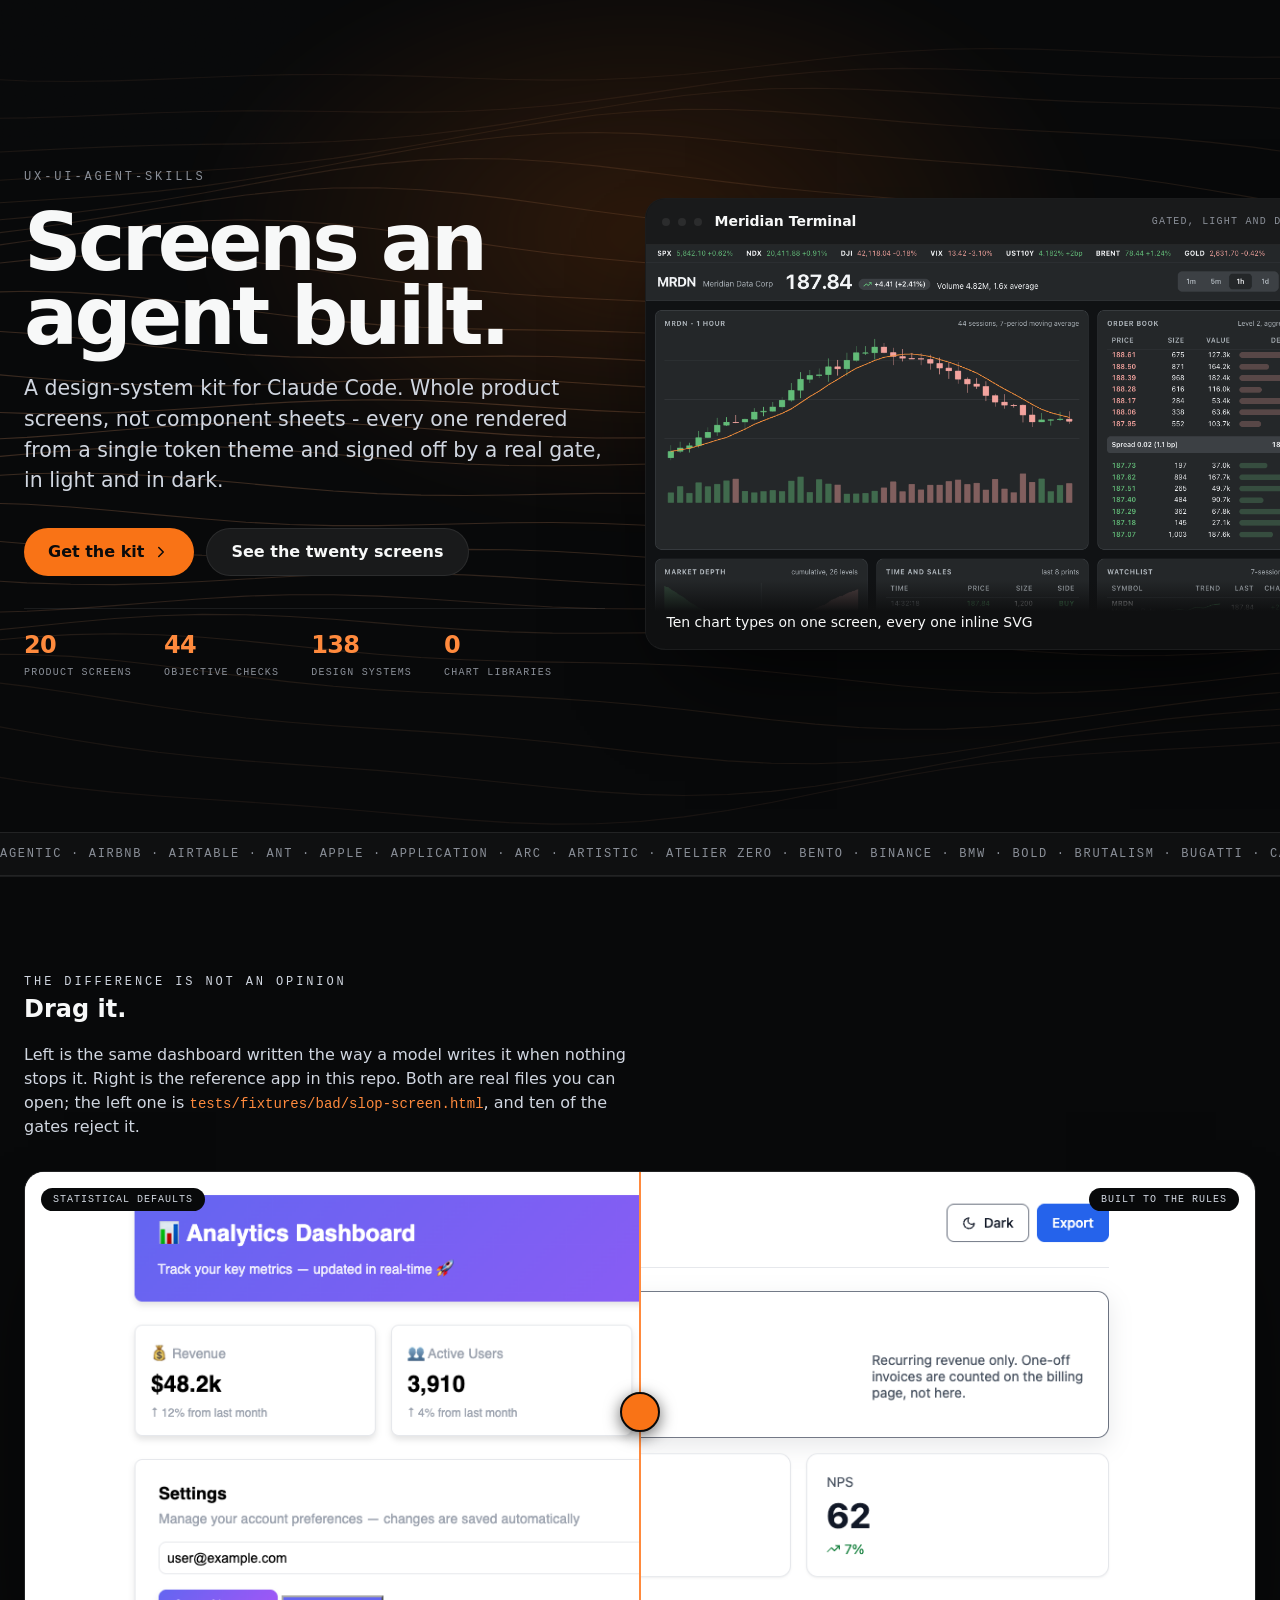
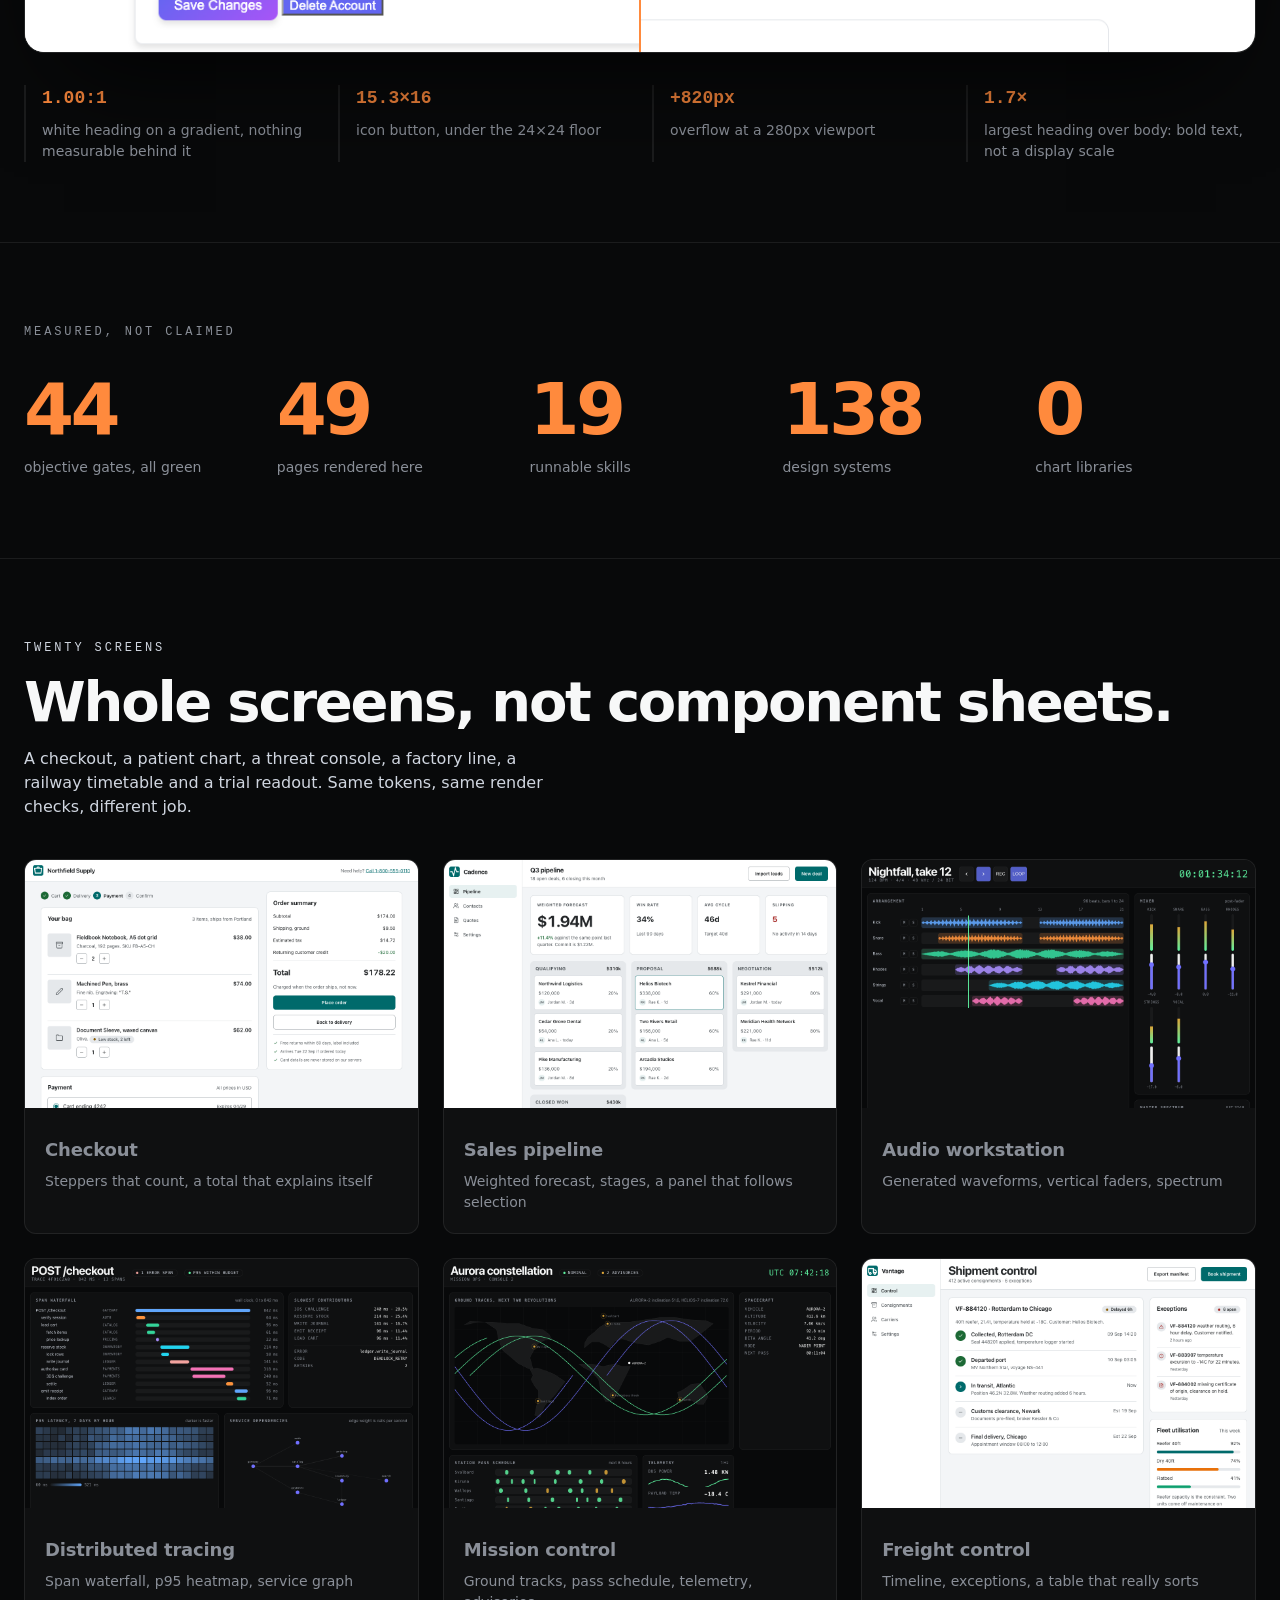
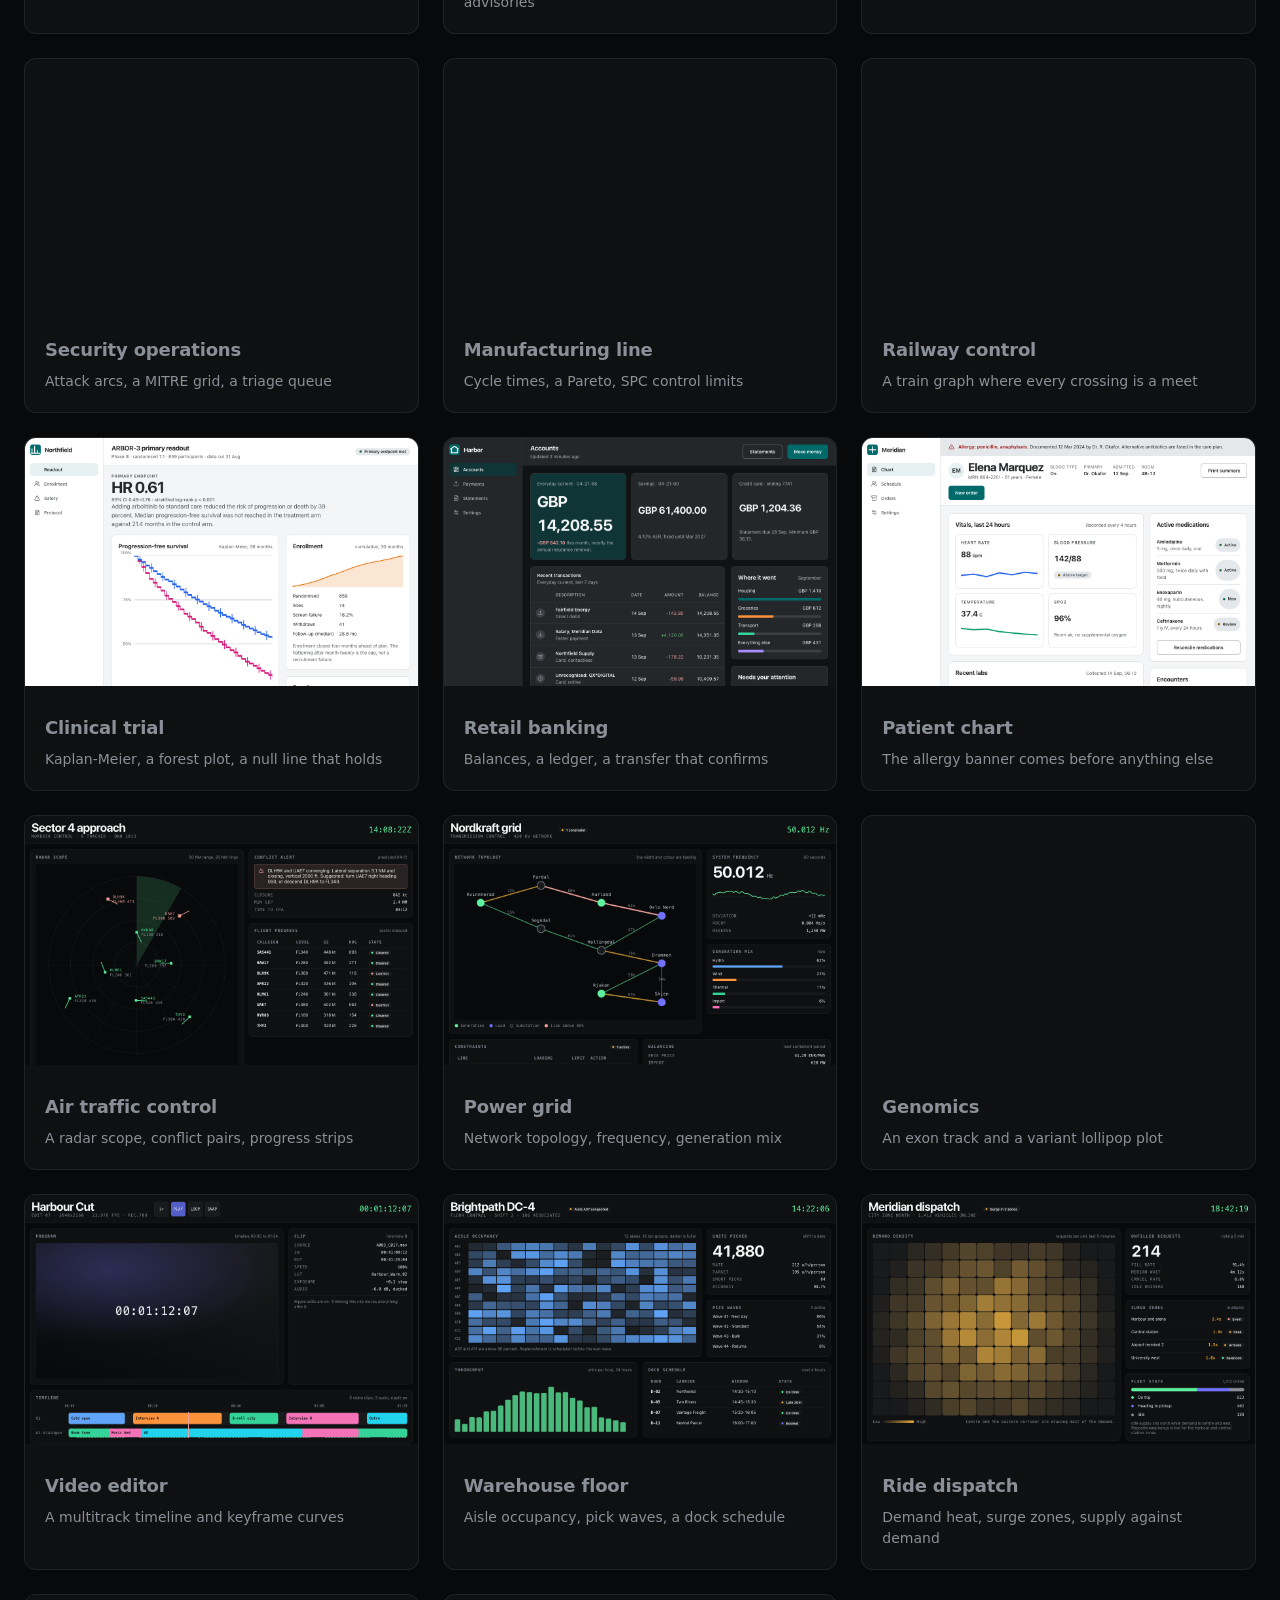
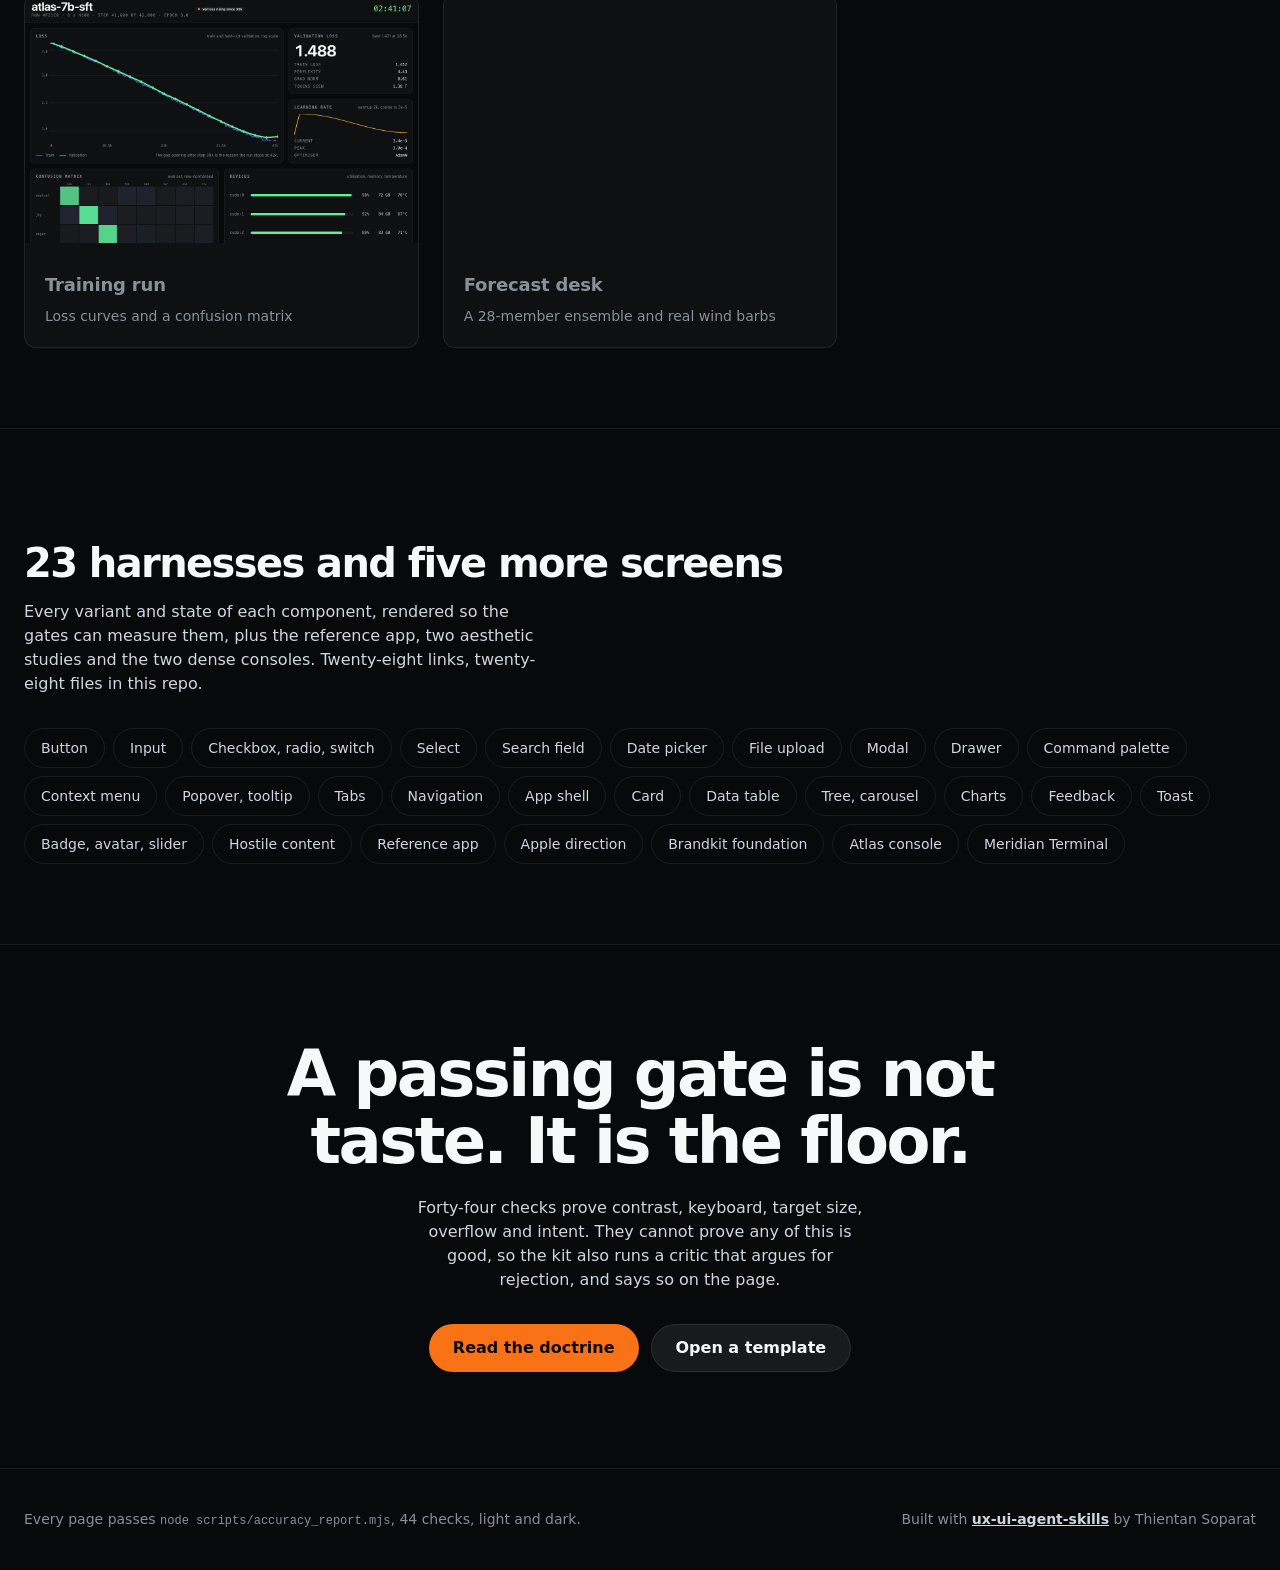
<file: examples/index.html>
<!doctype html>
<html lang="en" data-theme="dark">
<head>
<meta charset="utf-8" />
<meta name="viewport" content="width=device-width, initial-scale=1" />
<title>UX/UI Agent Skills</title>
<meta name="description" content="Screens an agent built and a gate signed off: a trading terminal with ten chart types, twenty industry screens, 23 component harnesses. 44 objective checks, light and dark." />
<link rel="stylesheet" href="./brandkit-demo/theme.css" />
<link rel="stylesheet" href="./directions.css" />
<style>
  *{box-sizing:border-box;margin:0}
  html{color-scheme:dark}
  body{font-family:var(--font-sans);background:var(--lin-canvas);color:var(--lin-ink);
    line-height:var(--leading-normal);-webkit-font-smoothing:antialiased;overflow-x:hidden}
  img{max-inline-size:100%;block-size:auto;display:block}
  a{color:inherit}
  .ico{inline-size:1.125rem;block-size:1.125rem;flex:none;stroke-width:1.75}
  .sr-only{position:absolute;inline-size:1px;block-size:1px;padding:0;margin:-1px;overflow:hidden;clip-path:inset(50%);white-space:nowrap}
  .wrap{max-inline-size:82rem;margin-inline:auto;padding-inline:var(--space-6)}
  @media (max-width:40rem){.wrap{padding-inline:var(--space-4)}}
  .kicker{font-family:var(--font-mono);font-size:var(--text-xs);letter-spacing:.24em;text-transform:uppercase;
    color:var(--lin-ink-3)}

  /* ---------- grain: one inline SVG turbulence, no asset, no network ---------- */
  .grain{position:fixed;inset:0;pointer-events:none;z-index:2;opacity:.16;mix-blend-mode:overlay}

  /* ---------- hero ---------- */
  /* The kit's own slop_tells gate names an indigo-purple gradient as the number
     one machine-generated tell, and this page was wearing one. The accent is a
     warm orange instead, measured against the canvas rather than chosen by eye:
     #ff8a3d reads 8.50:1 on #08090a, and the filled button puts near-black ink
     on #f97316 at 7.02:1 rather than white at 2.9:1. */
  :root{--acc:#ff8a3d;--acc-fill:#f97316;--acc-ink:#0b0b0c;
    --acc-glow:rgba(249,115,22,0.42);--acc-edge:#ffae7a}
  .hero{position:relative;min-block-size:min(100svh,52rem);display:grid;align-items:center;
    padding-block:var(--space-20) var(--space-16);overflow:hidden;--edge:var(--acc-edge)}
  @media (max-width:60rem){.hero{padding-block:var(--space-16) var(--space-12);min-block-size:auto}}
  .topo{position:absolute;inset:0;inline-size:100%;block-size:100%;pointer-events:none}
  .hero::after{content:"";position:absolute;inset-block-start:-20%;inset-inline-start:50%;translate:-50% 0;
    inline-size:min(80rem,150%);block-size:50rem;pointer-events:none;
    background:radial-gradient(closest-side,var(--acc-glow),transparent 72%);opacity:.38;filter:blur(var(--blur-glow))}
  .hero .wrap{position:relative;z-index:1}
  /* The whole claim of this page is "look at the screens", and the screens used
     to start 900px below the fold behind a headline the height of the viewport.
     One is in the hero now, and the headline is sized to leave room for it. */
  .heroGrid{display:grid;grid-template-columns:minmax(0,1fr) minmax(0,1.05fr);
    gap:var(--space-10);align-items:center}
  @media (max-width:70rem){.heroGrid{grid-template-columns:minmax(0,1fr);gap:var(--space-8)}}
  .heroShot{position:relative;min-inline-size:0}
  .heroShot .slide{flex:none;inline-size:100%}
  @media (min-width:70rem){.heroShot{margin-inline-end:calc(var(--space-16) * -1)}}
  h1{font-size:clamp(2.75rem,6.5vw,5rem);line-height:.92;letter-spacing:-0.045em;font-weight:700;
    margin-block:var(--space-5) var(--space-5);max-inline-size:14ch;color:var(--lin-ink)}
  /* Gradient-clipped text was the first idea and the contrast gate was right to
     refuse it: the computed colour is transparent, so nothing can be measured,
     and where background-clip is unsupported the headline disappears entirely.
     The gradient lives on the backdrop instead, where it costs nobody a word. */
  .lede{font-size:clamp(1rem,1.6vw,1.375rem);color:var(--lin-ink-2);max-inline-size:48ch}
  .cta{display:flex;gap:var(--space-3);flex-wrap:wrap;margin-block-start:var(--space-8)}
  /* Five numbers spelled out inside one paragraph cannot be scanned. */
  .facts{display:flex;flex-wrap:wrap;gap:var(--space-5) var(--space-8);margin-block-start:var(--space-8);
    padding-block-start:var(--space-6);border-block-start:1px solid var(--lin-hairline)}
  /* Each cell has to size to its LABEL, not its number: min-inline-size:0 let the
     box shrink to the digits and the words ran into each other. Same mistake as
     the social card's stat row. */
  .facts div{flex:none}
  .facts b{display:block;font-size:var(--text-2xl);font-weight:700;letter-spacing:-0.03em;
    line-height:1;font-variant-numeric:tabular-nums;color:var(--acc)}
  .facts span{display:block;font-family:var(--font-mono);font-size:.625rem;letter-spacing:.12em;
    text-transform:uppercase;color:var(--lin-ink-3);margin-block-start:var(--space-2)}
  .btn{display:inline-flex;align-items:center;gap:var(--space-2);min-block-size:3rem;padding-inline:var(--space-6);
    border-radius:var(--radius-pill);text-decoration:none;font:600 var(--text-base)/1 var(--font-sans);
    transition:translate var(--transition-micro),background var(--transition-micro)}
  .btn:hover{translate:0 calc(var(--space-1) * -0.5)}
  .btn:focus-visible{outline:var(--ring-w) solid var(--acc);outline-offset:var(--space-1)}
  .btn-solid{background:var(--acc-fill);color:var(--acc-ink);font-weight:600}
  .btn-solid:hover{background:var(--acc);color:var(--acc-ink)}
  .btn-glass{background:var(--lin-raised);border:1px solid var(--lin-hairline);color:var(--lin-ink);
    backdrop-filter:blur(var(--blur-sm))}
  .btn-glass:hover{background:var(--lin-raised-2)}

  /* ---------- marquee ---------- */
  .marquee{position:relative;overflow:hidden;border-block:1px solid var(--lin-hairline);
    background:var(--lin-panel);padding-block:var(--space-3)}
  .marquee p{font-family:var(--font-mono);font-size:var(--text-xs);letter-spacing:.14em;text-transform:uppercase;
    color:var(--lin-ink-3);white-space:nowrap;inline-size:max-content}
  @media (prefers-reduced-motion:no-preference){
    .marquee p{animation:slide var(--marquee-dur) linear infinite}
    @keyframes slide{from{translate:0 0}to{translate:-50% 0}}
  }
  @media (prefers-reduced-motion:reduce){.marquee{overflow-x:auto}}

  /* ---------- before / after ---------- */
  .compare{padding-block:var(--space-20);border-block-start:1px solid var(--lin-hairline)}
  .compare p{color:var(--lin-ink-2);max-inline-size:62ch;margin-block-start:var(--space-4)}
  .compare code{font-family:var(--font-mono);font-size:var(--text-sm);color:var(--acc)}
  /* Two identical frames stacked; the top one is clipped to --x. Without the
     script --x stays at 50%, so both halves are visible and nothing is lost. */
  .cmp{position:relative;margin-block-start:var(--space-8);border-radius:var(--radius-lg);
    overflow:hidden;border:1px solid var(--lin-hairline);background:var(--lin-panel);
    box-shadow:0 50px 100px -40px rgba(0,0,0,.9)} /* ds-allow-hardcode: elevation ramp for a near-black canvas */
  .cmp img{display:block;inline-size:100%;block-size:auto}
  .cmpTop{position:absolute;inset:0;clip-path:inset(0 calc(100% - var(--x)) 0 0)}
  .cmpEdge{position:absolute;inset-block:0;inset-inline-start:var(--x);inline-size:var(--border-width-medium);
    background:var(--acc);translate:-1px 0;pointer-events:none}
  .cmpTag{position:absolute;inset-block-start:var(--space-4);padding:var(--space-1) var(--space-3);
    border-radius:var(--radius-pill);background:var(--lin-canvas);color:var(--lin-ink-2);
    font-family:var(--font-mono);font-size:.625rem;letter-spacing:.1em;text-transform:uppercase;
    pointer-events:none}
  .cmpTagA{inset-inline-start:var(--space-4)} .cmpTagB{inset-inline-end:var(--space-4)}
  @media (max-width:40rem){.cmpTag{display:none}}
  /* The range IS the handle: draggable with a pointer, and operable with the
     arrow keys, which a bare div with a mousedown listener never is. */
  .cmpRange{position:absolute;inset:0;inline-size:100%;block-size:100%;margin:0;
    appearance:none;background:transparent;cursor:ew-resize}
  .cmpRange::-webkit-slider-thumb{appearance:none;inline-size:var(--space-10);block-size:var(--space-10);
    border-radius:var(--radius-full);background:var(--acc-fill);border:var(--border-width-medium) solid var(--lin-canvas);
    box-shadow:0 4px 16px rgba(0,0,0,.6)} /* ds-allow-hardcode: handle lift on a near-black canvas */
  .cmpRange::-moz-range-thumb{inline-size:var(--space-10);block-size:var(--space-10);
    border-radius:var(--radius-full);background:var(--acc-fill);border:var(--border-width-medium) solid var(--lin-canvas)}
  .cmpRange:focus-visible{outline:var(--ring-w) solid var(--acc);outline-offset:var(--space-1)}
  .cmpList{list-style:none;margin:var(--space-8) 0 0;padding:0;display:grid;
    grid-template-columns:repeat(auto-fit,minmax(min(100%,13rem),1fr));gap:var(--space-6)}
  .cmpList li{min-inline-size:0;padding-inline-start:var(--space-4);
    border-inline-start:var(--border-width-medium) solid var(--lin-hairline)}
  .cmpList b{display:block;font-family:var(--font-mono);font-size:var(--text-lg);color:var(--acc)}
  .cmpList span{display:block;font-size:var(--text-sm);color:var(--lin-ink-3);
    margin-block-start:var(--space-2);overflow-wrap:anywhere}
  .slide{flex:0 0 min(62rem,86vw);border-radius:var(--radius-lg);overflow:hidden;
    border:1px solid var(--lin-hairline-soft);background:var(--lin-panel);
    box-shadow:0 50px 100px -40px rgba(0,0,0,.9)} /* ds-allow-hardcode: elevation ramp for a near-black canvas */
  @media (max-width:60rem){.slide{flex:auto}}
  /* A window bar turns a viewport capture into an application, which is what it
     is. Without it the screenshot just stops, and a row sliced in half reads as
     a rendering fault rather than a crop. */
  .chrome{display:flex;align-items:center;gap:var(--space-3);padding:var(--space-3) var(--space-4);
    border-block-end:1px solid var(--lin-hairline-soft);background:var(--lin-raised);min-inline-size:0}
  .chrome .dots{display:flex;gap:var(--space-2);flex:none}
  .chrome .dots i{inline-size:.5rem;block-size:.5rem;border-radius:var(--radius-full);
    background:var(--lin-hairline);display:block}
  .chrome b{font-size:var(--text-sm);font-weight:600;color:var(--lin-ink);min-inline-size:0;
    overflow:hidden;text-overflow:ellipsis;white-space:nowrap}
  .chrome em{margin-inline-start:auto;font-family:var(--font-mono);font-size:.625rem;font-style:normal;
    letter-spacing:.12em;text-transform:uppercase;color:var(--lin-ink-3);flex:none}
  @media (max-width:30rem){.chrome em{display:none}}
  /* The capture ends mid-content by nature. Fading the last strip into the panel
     makes that a horizon instead of a cut, and gives the caption a ground. */
  .shot{position:relative;display:block;min-inline-size:0}
  .shot img{display:block;inline-size:100%;block-size:auto}
  .shot figcaption{position:absolute;inset-inline:0;inset-block-end:0;
    padding:var(--space-8) var(--space-5) var(--space-4);font-size:var(--text-sm);
    color:var(--lin-ink);font-weight:500;
    /* The text sits at 49-74% of this box (measured), so the fade has to be
       finished above it - at 88% every word sat over a see-through scrim and
       the table rows behind the hero screenshot read straight through it. */
    background:linear-gradient(to bottom,transparent,var(--lin-panel) 45%)}
  @media (max-width:30rem){.shot figcaption{padding-block-start:var(--space-6)}}

  /* ---------- numbers ---------- */
  .counts{padding-block:var(--space-20);border-block-start:1px solid var(--lin-hairline)}
  .counts .row{display:grid;grid-template-columns:repeat(auto-fit,minmax(min(100%,9rem),1fr));gap:var(--space-8)}
  .counts b{display:block;font-size:clamp(2.5rem,6vw,4.5rem);line-height:1;font-weight:700;letter-spacing:-0.05em;
    font-variant-numeric:tabular-nums;color:var(--acc)}
  .counts span{display:block;margin-block-start:var(--space-3);font-size:var(--text-sm);color:var(--lin-ink-3)}

  /* ---------- tilt cards ---------- */
  .work{padding-block:var(--space-20);border-block-start:1px solid var(--lin-hairline)}
  .work h2{font-size:clamp(2rem,5vw,3.5rem);letter-spacing:-0.04em;line-height:1.02;margin-block:var(--space-4) var(--space-4)}
  .work > .wrap > p{color:var(--lin-ink-2);max-inline-size:52ch}
  .cards{display:grid;grid-template-columns:repeat(auto-fit,minmax(min(100%,20rem),1fr));gap:var(--space-6);
    margin-block-start:var(--space-10);perspective:var(--perspective-gallery)}
  .card{display:block;border-radius:var(--radius-card);overflow:hidden;text-decoration:none;
    border:1px solid var(--lin-hairline);background:var(--lin-panel);
    transition:transform var(--duration-normal) var(--ease-out),border-color var(--transition-micro);
    transform-style:preserve-3d}
  .card:hover{border-color:var(--acc)}
  .card:focus-visible{outline:var(--ring-w) solid var(--acc);outline-offset:var(--space-1)}
  .card .body{padding:var(--space-5)}
  .card strong{display:block;font-size:var(--text-lg);letter-spacing:-0.01em}
  .card span{display:block;color:var(--lin-ink-3);font-size:var(--text-sm);margin-block-start:var(--space-2)}

  .rest{display:flex;flex-wrap:wrap;gap:var(--space-2);margin-block-start:var(--space-8)}
  .rest a{display:inline-flex;align-items:center;min-block-size:2.5rem;padding-inline:var(--space-4);
    border:1px solid var(--lin-hairline);border-radius:var(--radius-pill);text-decoration:none;
    font-size:var(--text-sm);color:var(--lin-ink-2);transition:border-color var(--transition-micro),color var(--transition-micro)}
  .rest a:hover{border-color:var(--acc);color:var(--lin-ink)}
  .rest a:focus-visible{outline:var(--ring-w) solid var(--acc);outline-offset:var(--space-1)}

  /* ---------- closing ---------- */
  .close{padding-block:var(--space-24);border-block-start:1px solid var(--lin-hairline);text-align:center}
  @media (max-width:60rem){.close{padding-block:var(--space-16)}}
  .close h2{font-size:clamp(2rem,6vw,4rem);letter-spacing:-0.04em;line-height:1.05;max-inline-size:20ch;
    margin:0 auto var(--space-5)}
  .close p{color:var(--lin-ink-2);max-inline-size:44ch;margin-inline:auto}
  footer{padding-block:var(--space-10);border-block-start:1px solid var(--lin-hairline);
    color:var(--lin-ink-3);font-size:var(--text-sm)}
  footer .row{display:flex;justify-content:space-between;gap:var(--space-5);flex-wrap:wrap}
  footer a{color:var(--lin-ink-2)}
  footer span{min-inline-size:0;overflow-wrap:anywhere}
  footer code{font-family:var(--font-mono);font-size:var(--text-xs);overflow-wrap:anywhere}

  @media (prefers-reduced-motion:no-preference){
    .rise{opacity:0;translate:0 var(--space-6);
      transition:opacity var(--duration-slow) var(--ease-out),translate var(--duration-slow) var(--ease-out)}
    .rise.in{opacity:1;translate:none}
  }
  @media (prefers-reduced-motion:reduce){*{animation:none !important;transition:none !important}}
</style>
</head>
<body>

<svg class="grain" aria-hidden="true"><filter id="g"><feTurbulence type="fractalNoise" baseFrequency="0.85" numOctaves="3"/></filter><rect width="100%" height="100%" filter="url(#g)"/></svg>

<header class="hero">
  <svg class="topo" viewBox="0 0 1440 760" preserveAspectRatio="xMidYMid slice" aria-hidden="true">
      <polyline points="0,60.0 40,64.7 80,68.9 120,72.1 160,74.0 200,74.5 240,73.9 280,72.5 320,70.8 360,69.2 400,68.2 440,68.0 480,68.6 520,69.8 560,71.3 600,72.6 640,73.2 680,72.8 720,71.0 760,68.0 800,64.0 840,59.3 880,54.6 920,50.3 960,47.0 1000,45.0 1040,44.3 1080,44.9 1120,46.4 1160,48.3 1200,50.2 1240,51.6 1280,52.3 1320,52.1 1360,51.2 1400,50.0 1440,48.8" fill="none" stroke="var(--edge)" stroke-width="1" opacity="0.064"/>
      <polyline points="0,101.1 40,104.9 80,107.2 120,108.1 160,107.7 200,106.4 240,104.7 280,103.0 320,101.9 360,101.3 400,101.4 440,101.9 480,102.4 520,102.4 560,101.6 600,99.6 640,96.3 680,91.7 720,86.2 760,80.3 800,74.5 840,69.5 880,65.7 920,63.3 960,62.5 1000,63.0 1040,64.6 1080,66.6 1120,68.7 1160,70.4 1200,71.5 1240,71.9 1280,71.8 1320,71.6 1360,71.7 1400,72.5 1440,74.4" fill="none" stroke="var(--edge)" stroke-width="1" opacity="0.070"/>
      <polyline points="0,141.3 40,142.0 80,141.3 120,139.7 160,137.6 200,135.6 240,133.9 280,132.7 320,131.9 360,131.4 400,130.7 440,129.3 480,127.0 520,123.5 560,118.6 600,112.7 640,106.0 680,99.1 720,92.7 760,87.3 800,83.4 840,81.1 880,80.6 920,81.5 960,83.5 1000,86.0 1040,88.6 1080,91.0 1120,92.8 1160,94.1 1200,95.0 1240,96.0 1280,97.5 1320,99.8 1360,103.2 1400,107.8 1440,113.5" fill="none" stroke="var(--edge)" stroke-width="1" opacity="0.078"/>
      <polyline points="0,173.5 40,171.2 80,168.4 120,165.6 160,163.1 200,161.1 240,159.4 280,157.7 320,155.8 360,153.2 400,149.6 440,144.7 480,138.7 520,131.7 560,124.3 600,117.0 640,110.4 680,105.1 720,101.6 760,99.9 800,100.0 840,101.7 880,104.5 920,107.8 960,111.3 1000,114.4 1040,117.1 1080,119.4 1120,121.4 1160,123.5 1200,126.2 1240,129.8 1280,134.4 1320,140.2 1360,146.8 1400,153.9 1440,161.0" fill="none" stroke="var(--edge)" stroke-width="1" opacity="0.088"/>
      <polyline points="0,196.0 40,192.4 80,189.1 120,186.2 160,183.6 200,181.1 240,178.2 280,174.6 320,170.0 360,164.2 400,157.5 440,150.1 480,142.4 520,135.2 560,129.0 600,124.4 640,121.7 680,121.0 720,122.1 760,124.9 800,128.6 840,132.9 880,137.2 920,141.2 960,144.7 1000,147.7 1040,150.6 1080,153.7 1120,157.2 1160,161.7 1200,167.1 1240,173.5 1280,180.5 1320,187.8 1360,194.7 1400,200.6 1440,204.9" fill="none" stroke="var(--edge)" stroke-width="1" opacity="0.100"/>
      <polyline points="0,211.8 40,208.3 80,205.2 120,202.1 160,198.6 200,194.5 240,189.4 280,183.4 320,176.5 360,169.1 400,161.8 440,155.2 480,149.9 520,146.3 560,144.8 600,145.3 640,147.7 680,151.5 720,156.3 760,161.4 800,166.4 840,171.0 880,175.0 920,178.6 960,181.9 1000,185.4 1040,189.4 1080,194.2 1120,199.9 1160,206.3 1200,213.2 1240,220.1 1280,226.3 1320,231.3 1360,234.5 1400,235.8 1440,234.9" fill="none" stroke="var(--edge)" stroke-width="1" opacity="0.114"/>
      <polyline points="0,225.2 40,222.0 80,218.5 120,214.4 160,209.4 200,203.5 240,197.0 280,190.2 320,183.7 360,178.1 400,174.0 440,171.7 480,171.5 520,173.3 560,176.9 600,181.7 640,187.2 680,192.9 720,198.2 760,203.0 800,207.1 840,210.7 880,214.0 920,217.4 960,221.3 1000,225.9 1040,231.3 1080,237.3 1120,243.6 1160,249.6 1200,254.8 1240,258.6 1280,260.6 1320,260.5 1360,258.4 1400,254.5 1440,249.2" fill="none" stroke="var(--edge)" stroke-width="1" opacity="0.129"/>
      <polyline points="0,239.2 40,235.6 80,231.1 120,225.9 160,220.2 200,214.3 240,208.9 280,204.6 320,201.7 360,200.8 400,201.8 440,204.7 480,209.2 520,214.6 560,220.5 600,226.3 640,231.5 680,235.9 720,239.6 760,242.6 800,245.4 840,248.2 880,251.6 920,255.6 960,260.3 1000,265.5 1040,270.8 1080,275.8 1120,279.8 1160,282.3 1200,283.0 1240,281.7 1280,278.6 1320,273.8 1360,268.0 1400,261.7 1440,255.4" fill="none" stroke="var(--edge)" stroke-width="1" opacity="0.146"/>
      <polyline points="0,255.6 40,251.3 80,246.6 120,241.8 160,237.6 200,234.4 240,232.8 280,232.9 320,234.9 360,238.6 400,243.5 440,249.1 480,254.8 520,260.1 560,264.7 600,268.3 640,271.0 680,273.1 720,274.9 760,276.8 800,279.2 840,282.3 880,286.1 920,290.3 960,294.7 1000,298.5 1040,301.4 1080,302.9 1120,302.5 1160,300.4 1200,296.5 1240,291.4 1280,285.5 1320,279.4 1360,273.7 1400,268.8 1440,264.8" fill="none" stroke="var(--edge)" stroke-width="1" opacity="0.162"/>
      <polyline points="0,276.1 40,272.3 80,269.1 120,266.9 160,266.1 200,267.1 240,269.6 280,273.5 320,278.4 360,283.6 400,288.7 440,293.1 480,296.5 520,298.9 560,300.3 600,301.1 640,301.7 680,302.5 720,303.9 760,306.0 800,308.8 840,312.2 880,315.6 920,318.6 960,320.6 1000,321.3 1040,320.3 1080,317.7 1120,313.7 1160,308.7 1200,303.2 1240,297.8 1280,293.1 1320,289.4 1360,286.8 1400,285.3 1440,284.5" fill="none" stroke="var(--edge)" stroke-width="1" opacity="0.177"/>
      <polyline points="0,302.3 40,300.8 80,300.5 120,301.8 160,304.4 200,308.1 240,312.5 280,316.9 320,320.9 360,324.0 400,326.0 440,326.8 480,326.8 520,326.2 560,325.6 600,325.3 640,325.7 680,327.1 720,329.2 760,331.9 800,334.7 840,337.1 880,338.6 920,338.9 960,337.7 1000,335.1 1040,331.4 1080,327.0 1120,322.4 1160,318.2 1200,314.8 1240,312.6 1280,311.5 1320,311.5 1360,312.1 1400,312.9 1440,313.5" fill="none" stroke="var(--edge)" stroke-width="1" opacity="0.191"/>
      <polyline points="0,334.4 40,335.6 80,337.9 120,341.1 160,344.6 200,347.9 240,350.6 280,352.2 320,352.7 360,352.0 400,350.6 440,348.8 480,347.1 520,346.0 560,345.8 600,346.6 640,348.3 680,350.7 720,353.2 760,355.5 800,356.9 840,357.2 880,356.2 920,354.0 960,351.0 1000,347.4 1040,344.0 1080,341.1 1120,339.3 1160,338.6 1200,339.0 1240,340.4 1280,342.2 1320,344.1 1360,345.4 1400,346.0 1440,345.5" fill="none" stroke="var(--edge)" stroke-width="1" opacity="0.201"/>
      <polyline points="0,369.2 40,371.6 80,374.1 120,376.3 160,377.6 200,377.8 240,376.9 280,375.0 320,372.4 360,369.6 400,367.3 440,365.7 480,365.2 520,365.9 560,367.6 600,370.1 640,372.7 680,375.1 720,376.8 760,377.4 800,376.8 840,375.3 880,373.0 920,370.5 960,368.2 1000,366.7 1040,366.2 1080,366.9 1120,368.7 1160,371.1 1200,373.9 1240,376.4 1280,378.1 1320,378.8 1360,378.4 1400,376.8 1440,374.5" fill="none" stroke="var(--edge)" stroke-width="1" opacity="0.208"/>
      <polyline points="0,401.1 40,402.2 80,402.4 120,401.5 160,399.5 200,396.6 240,393.3 280,390.1 320,387.4 360,385.8 400,385.4 440,386.4 480,388.4 520,391.2 560,394.3 600,397.0 640,399.0 680,400.1 720,400.0 760,399.1 800,397.6 840,396.0 880,394.8 920,394.3 960,395.0 1000,396.7 1040,399.4 1080,402.5 1120,405.7 1160,408.4 1200,410.2 1240,410.7 1280,409.9 1320,407.9 1360,405.1 1400,401.9 1440,399.0" fill="none" stroke="var(--edge)" stroke-width="1" opacity="0.210"/>
      <polyline points="0,426.0 40,424.3 80,421.7 120,418.3 160,414.7 200,411.4 240,408.9 280,407.6 320,407.7 360,409.2 400,411.7 440,415.0 480,418.5 520,421.6 560,423.9 600,425.2 640,425.5 680,425.0 720,424.1 760,423.1 800,422.6 840,423.0 880,424.3 920,426.7 960,429.8 1000,433.2 1040,436.4 1080,438.9 1120,440.3 1160,440.3 1200,439.0 1240,436.4 1280,433.0 1320,429.4 1360,426.1 1400,423.4 1440,421.8" fill="none" stroke="var(--edge)" stroke-width="1" opacity="0.208"/>
      <polyline points="0,444.8 40,441.4 80,437.9 120,434.9 160,432.8 200,432.0 240,432.7 280,434.8 320,437.9 360,441.5 400,445.2 440,448.5 480,450.9 520,452.3 560,452.6 600,452.2 640,451.4 680,450.7 720,450.5 760,451.2 800,452.9 840,455.4 880,458.6 920,461.9 960,464.9 1000,467.0 1040,467.8 1080,467.2 1120,465.2 1160,462.1 1200,458.3 1240,454.4 1280,450.9 1320,448.2 1360,446.5 1400,445.9 1440,446.2" fill="none" stroke="var(--edge)" stroke-width="1" opacity="0.201"/>
      <polyline points="0,463.6 40,461.1 80,459.5 120,459.4 160,460.6 200,463.1 240,466.5 280,470.3 320,473.9 360,477.0 400,479.1 440,480.1 480,480.1 520,479.4 560,478.4 600,477.5 640,477.3 680,477.9 720,479.5 760,482.0 800,485.0 840,488.0 880,490.5 920,492.1 960,492.4 1000,491.3 1040,488.8 1080,485.4 1120,481.5 1160,477.6 1200,474.3 1240,472.0 1280,470.7 1320,470.5 1360,471.1 1400,472.2 1440,473.2" fill="none" stroke="var(--edge)" stroke-width="1" opacity="0.191"/>
      <polyline points="0,489.0 40,489.2 80,490.7 120,493.3 160,496.7 200,500.2 240,503.4 280,505.9 320,507.2 360,507.4 400,506.7 440,505.3 480,503.7 520,502.4 560,501.8 600,502.2 640,503.6 680,505.9 720,508.6 760,511.3 800,513.5 840,514.6 880,514.6 920,513.2 960,510.7 1000,507.3 1040,503.7 1080,500.3 1120,497.7 1160,496.1 1200,495.6 1240,496.2 1280,497.6 1320,499.2 1360,500.7 1400,501.5 1440,501.5" fill="none" stroke="var(--edge)" stroke-width="1" opacity="0.177"/>
      <polyline points="0,522.1 40,524.4 80,527.2 120,530.1 160,532.4 200,533.7 240,534.0 280,533.0 320,531.2 360,528.9 400,526.6 440,524.7 480,523.8 520,523.9 560,525.1 600,527.2 640,529.8 680,532.3 720,534.4 760,535.5 800,535.4 840,534.2 880,531.9 920,529.2 960,526.3 1000,523.8 1040,522.2 1080,521.8 1120,522.5 1160,524.1 1200,526.4 1240,528.8 1280,530.8 1320,532.0 1360,532.2 1400,531.2 1440,529.3" fill="none" stroke="var(--edge)" stroke-width="1" opacity="0.162"/>
      <polyline points="0,556.8 40,558.5 80,559.5 120,559.5 160,558.4 200,556.2 240,553.2 280,549.9 320,546.9 360,544.5 400,543.3 440,543.3 480,544.5 520,546.7 560,549.5 600,552.2 640,554.5 680,555.9 720,556.2 760,555.5 800,554.0 840,552.2 880,550.4 920,549.2 960,549.0 1000,549.9 1040,551.9 1080,554.7 1120,557.9 1160,560.9 1200,563.4 1240,564.8 1280,565.0 1320,563.9 1360,561.7 1400,559.0 1440,556.1" fill="none" stroke="var(--edge)" stroke-width="1" opacity="0.146"/>
      <polyline points="0,584.2 40,582.7 80,580.2 120,576.7 160,572.7 200,568.6 240,565.0 280,562.5 320,561.2 360,561.5 400,563.1 440,565.7 480,569.0 520,572.3 560,575.1 600,577.2 640,578.3 680,578.5 720,578.1 760,577.4 800,577.0 840,577.2 880,578.4 920,580.7 960,583.9 1000,587.7 1040,591.6 1080,595.1 1120,597.7 1160,599.0 1200,598.8 1240,597.2 1280,594.5 1320,591.1 1360,587.6 1400,584.4 1440,582.0" fill="none" stroke="var(--edge)" stroke-width="1" opacity="0.129"/>
      <polyline points="0,599.5 40,595.0 80,590.3 120,585.8 160,582.1 200,579.7 240,578.9 280,579.8 320,582.1 360,585.6 400,589.7 440,593.9 480,597.6 520,600.6 560,602.7 600,604.0 640,604.8 680,605.4 720,606.3 760,607.9 800,610.3 840,613.8 880,617.9 920,622.3 960,626.6 1000,630.1 1040,632.4 1080,633.2 1120,632.2 1160,629.8 1200,626.1 1240,621.8 1280,617.3 1320,613.1 1360,609.7 1400,607.3 1440,605.7" fill="none" stroke="var(--edge)" stroke-width="1" opacity="0.114"/>
      <polyline points="0,607.2 40,602.8 80,599.4 120,597.7 160,597.8 200,599.6 240,603.1 280,607.7 320,612.9 360,618.1 400,622.9 440,626.9 480,630.0 520,632.3 560,634.1 600,635.9 640,637.9 680,640.5 720,644.0 760,648.1 800,652.8 840,657.4 880,661.5 920,664.6 960,666.2 1000,666.0 1040,663.9 1080,660.3 1120,655.4 1160,649.9 1200,644.3 1240,639.1 1280,634.7 1320,631.2 1360,628.7 1400,626.8 1440,625.2" fill="none" stroke="var(--edge)" stroke-width="1" opacity="0.100"/>
      <polyline points="0,618.5 40,617.8 80,619.1 120,622.2 160,627.0 200,632.8 240,639.1 280,645.4 320,651.1 360,655.9 400,659.8 440,663.0 480,665.6 520,668.1 560,670.8 600,674.1 640,678.0 680,682.5 720,687.1 760,691.4 800,695.0 840,697.2 880,697.6 920,696.1 960,692.8 1000,687.8 1040,681.6 1080,674.9 1120,668.3 1160,662.2 1200,656.9 1240,652.8 1280,649.5 1320,646.9 1360,644.6 1400,642.3 1440,639.5" fill="none" stroke="var(--edge)" stroke-width="1" opacity="0.088"/>
      <polyline points="0,643.7 40,648.2 80,654.2 120,661.2 160,668.5 200,675.5 240,681.8 280,687.2 320,691.5 360,695.0 400,698.0 440,700.8 480,703.7 520,707.2 560,711.1 600,715.3 640,719.4 680,723.1 720,725.6 760,726.6 800,725.8 840,722.9 880,718.2 920,711.9 960,704.6 1000,697.0 1040,689.5 1080,682.9 1120,677.2 1160,672.7 1200,669.2 1240,666.4 1280,664.0 1320,661.5 1360,658.7 1400,655.5 1440,651.9" fill="none" stroke="var(--edge)" stroke-width="1" opacity="0.078"/>
      <polyline points="0,684.6 40,692.4 80,700.3 120,707.6 160,714.1 200,719.5 240,723.8 280,727.1 320,729.9 360,732.5 400,735.2 440,738.3 480,741.7 520,745.3 560,748.7 600,751.4 640,752.8 680,752.5 720,750.4 760,746.2 800,740.3 840,733.0 880,724.9 920,716.8 960,709.1 1000,702.3 1040,696.7 1080,692.4 1120,689.2 1160,686.7 1200,684.5 1240,682.4 1280,680.0 1320,677.3 1360,674.4 1400,671.7 1440,669.6" fill="none" stroke="var(--edge)" stroke-width="1" opacity="0.070"/>
  </svg>
  <div class="wrap">
    <div class="heroGrid">
      <div>
        <p class="kicker rise">ux-ui-agent-skills</p>
        <h1 class="rise">Screens an agent built.</h1>
        <p class="lede rise">A design-system kit for Claude Code. Whole product
          screens, not component sheets - every one rendered from a single token
          theme and signed off by a real gate, in light and in dark.</p>
        <div class="cta rise">
          <a class="btn btn-solid" href="https://github.com/plugin87/ux-ui-agent-skills">Get the kit
            <svg class="ico" aria-hidden="true"><use href="#i-chevron-right"/></svg></a>
          <a class="btn btn-glass" href="#work">See the twenty screens</a>
        </div>
        <div class="facts rise">
          <div><b>20</b><span>product screens</span></div>
          <div><b>44</b><span>objective checks</span></div>
          <div><b>138</b><span>design systems</span></div>
          <div><b>0</b><span>chart libraries</span></div>
        </div>
      </div>
      <div class="heroShot rise">
        <figure class="slide" style="margin:0">
          <div class="chrome"><span class="dots" aria-hidden="true"><i></i><i></i><i></i></span>
            <b>Meridian Terminal</b><em>gated, light and dark</em></div>
          <div class="shot">
            <a href="./terminal/index.html"><img src="./thumbs/terminal-thumb.png" width="1200" height="720"
              decoding="async" alt="Meridian Terminal: a candlestick chart with volume and a moving average, an order book with depth bars, a market depth curve, a time and sales tape and a watchlist" /></a>
            <figcaption>Ten chart types on one screen, every one inline SVG</figcaption>
          </div>
        </figure>
      </div>
    </div>
  </div>
</header>

<div class="marquee" aria-hidden="true"><p>agentic · airbnb · airtable · ant · apple · application · arc · artistic · atelier zero · bento · binance · bmw · bold · brutalism · bugatti · cafe · cal · canva · claude · clay · claymorphism · clean · clickhouse · cohere · coinbase · colorful · composio · contemporary · corporate · cosmic · creative · cursor · dashboard · default · discord · dithered · doodle · dramatic · duolingo · editorial · elegant · elevenlabs · energetic · enterprise · expo · expressive · fantasy · ferrari · figma · flat · framer · friendly · futuristic · github · glassmorphism · gradient · hashicorp · huggingface · ibm · intercom · kami · kraken · lamborghini · levels · linear app · lingo · lovable · luxury · mastercard · material · meta · minimal · minimax · mintlify · miro · mistral ai · modern · mongodb · mono · neobrutalism · neon · neumorphism · nike · notion · nvidia · ollama · openai · opencode ai · pacman · paper · perspective · pinterest · playstation · posthog · premium · professional · publication · raycast · refined · renault · replicate · resend · retro · revolut · runwayml · sanity · sentry · shadcn · shopify · simple · skeumorphism · sleek · spacex · spacious · spotify · starbucks · storytelling · stripe · supabase · superhuman · tesla · tetris · theverge · together ai · uber · vercel · vibrant · vintage · vodafone · voltagent · warm editorial · warp · webflow · wired · wise · x ai · xiaohongshu · zapier · agentic · airbnb · airtable · ant · apple · application · arc · artistic · atelier zero · bento · binance · bmw · bold · brutalism · bugatti · cafe · cal · canva · claude · clay · claymorphism · clean · clickhouse · cohere · coinbase · colorful · composio · contemporary · corporate · cosmic · creative · cursor · dashboard · default · discord · dithered · doodle · dramatic · duolingo · editorial · elegant · elevenlabs · energetic · enterprise · expo · expressive · fantasy · ferrari · figma · flat · framer · friendly · futuristic · github · glassmorphism · gradient · hashicorp · huggingface · ibm · intercom · kami · kraken · lamborghini · levels · linear app · lingo · lovable · luxury · mastercard · material · meta · minimal · minimax · mintlify · miro · mistral ai · modern · mongodb · mono · neobrutalism · neon · neumorphism · nike · notion · nvidia · ollama · openai · opencode ai · pacman · paper · perspective · pinterest · playstation · posthog · premium · professional · publication · raycast · refined · renault · replicate · resend · retro · revolut · runwayml · sanity · sentry · shadcn · shopify · simple · skeumorphism · sleek · spacex · spacious · spotify · starbucks · storytelling · stripe · supabase · superhuman · tesla · tetris · theverge · together ai · uber · vercel · vibrant · vintage · vodafone · voltagent · warm editorial · warp · webflow · wired · wise · x ai · xiaohongshu · zapier</p></div>
<p class="sr-only">The kit ships 138 named design systems, each as a full written specification.</p>

<section class="compare" aria-labelledby="cmpTitle">
  <div class="wrap">
    <p class="kicker rise">The difference is not an opinion</p>
    <h2 class="rise" id="cmpTitle">Drag it.</h2>
    <p class="rise">Left is the same dashboard written the way a model writes it when
      nothing stops it. Right is the reference app in this repo. Both are real files
      you can open; the left one is <code>tests/fixtures/bad/slop-screen.html</code>,
      and ten of the gates reject it.</p>

    <div class="cmp rise" style="--x:50%">
      <img class="cmpBase" src="./thumbs/compare-kit.png" width="1280" height="500" loading="lazy" decoding="async"
        alt="The same dashboard built to the kit's rules: one hero revenue card carrying the revenue figure at display size, then three quieter stat cards for active users, churn and NPS" />
      <img class="cmpTop" src="./thumbs/compare-slop.png" width="1280" height="500" loading="lazy" decoding="async"
        alt="The same dashboard as a model writes it unprompted: a purple gradient header with emoji, four identical stat cards with no one leading, grey low-contrast labels, and a blue Delete Account button" />
      <span class="cmpEdge" aria-hidden="true"></span>
      <span class="cmpTag cmpTagA" aria-hidden="true">Statistical defaults</span>
      <span class="cmpTag cmpTagB" aria-hidden="true">Built to the rules</span>
      <label class="sr-only" for="cmpRange">Reveal more of the default output or more of the kit output</label>
      <input class="cmpRange" id="cmpRange" type="range" min="0" max="100" value="50" step="1" />
    </div>

    <ul class="cmpList rise">
      <li><b>1.00:1</b><span>white heading on a gradient, nothing measurable behind it</span></li>
      <li><b>15.3&#215;16</b><span>icon button, under the 24&#215;24 floor</span></li>
      <li><b>+820px</b><span>overflow at a 280px viewport</span></li>
      <li><b>1.7&#215;</b><span>largest heading over body: bold text, not a display scale</span></li>
    </ul>
  </div>
</section>

<section class="counts">
  <div class="wrap">
    <p class="kicker rise">Measured, not claimed</p>
    <div class="row" style="margin-block-start:var(--space-8)">
      <div class="rise"><b data-count="44">44</b><span>objective gates, all green</span></div>
      <div class="rise"><b data-count="49">49</b><span>pages rendered here</span></div>
      <div class="rise"><b data-count="19">19</b><span>runnable skills</span></div>
      <div class="rise"><b data-count="138">138</b><span>design systems</span></div>
      <div class="rise"><b data-count="0">0</b><span>chart libraries</span></div>
    </div>
  </div>
</section>

<section class="work" id="work">
  <div class="wrap">
    <p class="kicker rise">Twenty screens</p>
    <h2 class="rise">Whole screens, not component sheets.</h2>
    <p class="rise">A checkout, a patient chart, a threat console, a factory line, a railway
      timetable and a trial readout. Same tokens, same render checks, different job.</p>
    <div class="cards">
      <a class="card rise tilt" href="./templates/checkout.html">
        <img src="./thumbs/tpl-checkout.png" width="1200" height="760" loading="lazy" decoding="async" alt="Checkout screen with bag, payment methods and order summary" />
        <span class="body"><strong>Checkout</strong><span>Steppers that count, a total that explains itself</span></span></a>
      <a class="card rise tilt" href="./templates/crm.html">
        <img src="./thumbs/tpl-crm.png" width="1200" height="760" loading="lazy" decoding="async" alt="CRM pipeline with stage columns and a deal panel" />
        <span class="body"><strong>Sales pipeline</strong><span>Weighted forecast, stages, a panel that follows selection</span></span></a>
      <a class="card rise tilt" href="./templates/daw.html">
        <img src="./thumbs/tpl-daw.png" width="1200" height="760" loading="lazy" decoding="async" alt="Audio workstation with a six track timeline of waveforms, a mixer and a spectrum analyser" />
        <span class="body"><strong>Audio workstation</strong><span>Generated waveforms, vertical faders, spectrum</span></span></a>
      <a class="card rise tilt" href="./templates/tracing.html">
        <img src="./thumbs/tpl-tracing.png" width="1200" height="760" loading="lazy" decoding="async" alt="Observability console with a span waterfall, latency heatmap and service dependency graph" />
        <span class="body"><strong>Distributed tracing</strong><span>Span waterfall, p95 heatmap, service graph</span></span></a>
      <a class="card rise tilt" href="./templates/orbital.html">
        <img src="./thumbs/tpl-orbital.png" width="1200" height="760" loading="lazy" decoding="async" alt="Satellite mission control with ground tracks on a world map, a station pass schedule and telemetry" />
        <span class="body"><strong>Mission control</strong><span>Ground tracks, pass schedule, telemetry, advisories</span></span></a>
      <a class="card rise tilt" href="./templates/logistics.html">
        <img src="./thumbs/tpl-logistics.png" width="1200" height="760" loading="lazy" decoding="async" alt="Freight control room with shipment timeline and exception queue" />
        <span class="body"><strong>Freight control</strong><span>Timeline, exceptions, a table that really sorts</span></span></a>
      <a class="card rise tilt" href="./templates/soc.html">
        <img src="./thumbs/tpl-soc.png" width="1200" height="760" loading="lazy" decoding="async" alt="Security operations console with attack arcs on a world map, a MITRE technique grid and a triage queue" />
        <span class="body"><strong>Security operations</strong><span>Attack arcs, a MITRE grid, a triage queue</span></span></a>
      <a class="card rise tilt" href="./templates/mes.html">
        <img src="./thumbs/tpl-mes.png" width="1200" height="760" loading="lazy" decoding="async" alt="Manufacturing execution console with cycle time distribution, a Pareto chart and SPC control limits" />
        <span class="body"><strong>Manufacturing line</strong><span>Cycle times, a Pareto, SPC control limits</span></span></a>
      <a class="card rise tilt" href="./templates/rail.html">
        <img src="./thumbs/tpl-rail.png" width="1200" height="760" loading="lazy" decoding="async" alt="Railway control room with a Marey time-distance train graph, platform occupancy bars and an arrival delay histogram" />
        <span class="body"><strong>Railway control</strong><span>A train graph where every crossing is a meet</span></span></a>
      <a class="card rise tilt" href="./templates/trial.html">
        <img src="./thumbs/tpl-trial.png" width="1200" height="760" loading="lazy" decoding="async" alt="Clinical trial readout in light theme with Kaplan-Meier survival curves, a subgroup forest plot and an adverse event table" />
        <span class="body"><strong>Clinical trial</strong><span>Kaplan-Meier, a forest plot, a null line that holds</span></span></a>
      <a class="card rise tilt" href="./templates/banking.html">
        <img src="./thumbs/tpl-banking.png" width="1200" height="760" loading="lazy" decoding="async" alt="Retail banking screen with account balances, a spending breakdown and a transaction ledger" />
        <span class="body"><strong>Retail banking</strong><span>Balances, a ledger, a transfer that confirms</span></span></a>
      <a class="card rise tilt" href="./templates/emr.html">
        <img src="./thumbs/tpl-emr.png" width="1200" height="760" loading="lazy" decoding="async" alt="Electronic patient chart with an allergy banner, vitals trends, medications and an encounter timeline" />
        <span class="body"><strong>Patient chart</strong><span>The allergy banner comes before anything else</span></span></a>
      <a class="card rise tilt" href="./templates/atc.html">
        <img src="./thumbs/tpl-atc.png" width="1200" height="760" loading="lazy" decoding="async" alt="Air traffic control radar scope with range rings, aircraft vectors, conflict pairs and flight progress strips" />
        <span class="body"><strong>Air traffic control</strong><span>A radar scope, conflict pairs, progress strips</span></span></a>
      <a class="card rise tilt" href="./templates/grid.html">
        <img src="./thumbs/tpl-grid.png" width="1200" height="760" loading="lazy" decoding="async" alt="Power grid console showing network topology with line loading, system frequency and generation mix" />
        <span class="body"><strong>Power grid</strong><span>Network topology, frequency, generation mix</span></span></a>
      <a class="card rise tilt" href="./templates/genomics.html">
        <img src="./thumbs/tpl-genomics.png" width="1200" height="760" loading="lazy" decoding="async" alt="Genomics browser with an exon track, a variant lollipop plot and a coverage histogram" />
        <span class="body"><strong>Genomics</strong><span>An exon track and a variant lollipop plot</span></span></a>
      <a class="card rise tilt" href="./templates/editor.html">
        <img src="./thumbs/tpl-editor.png" width="1200" height="760" loading="lazy" decoding="async" alt="Video editor with a multitrack timeline, an audio waveform and a keyframe curve editor" />
        <span class="body"><strong>Video editor</strong><span>A multitrack timeline and keyframe curves</span></span></a>
      <a class="card rise tilt" href="./templates/warehouse.html">
        <img src="./thumbs/tpl-warehouse.png" width="1200" height="760" loading="lazy" decoding="async" alt="Warehouse floor control with an aisle occupancy heatmap, pick wave progress and a dock schedule" />
        <span class="body"><strong>Warehouse floor</strong><span>Aisle occupancy, pick waves, a dock schedule</span></span></a>
      <a class="card rise tilt" href="./templates/dispatch.html">
        <img src="./thumbs/tpl-dispatch.png" width="1200" height="760" loading="lazy" decoding="async" alt="Ride dispatch console with a demand heat grid, surge zones and supply plotted against demand" />
        <span class="body"><strong>Ride dispatch</strong><span>Demand heat, surge zones, supply against demand</span></span></a>
      <a class="card rise tilt" href="./templates/training.html">
        <img src="./thumbs/tpl-training.png" width="1200" height="760" loading="lazy" decoding="async" alt="Machine learning training console with loss and validation curves, a learning rate schedule and a confusion matrix" />
        <span class="body"><strong>Training run</strong><span>Loss curves and a confusion matrix</span></span></a>
      <a class="card rise tilt" href="./templates/weather.html">
        <img src="./thumbs/tpl-weather.png" width="1200" height="760" loading="lazy" decoding="async" alt="Meteorology forecast desk with an ensemble spaghetti plot, WMO wind barbs and precipitation accumulation" />
        <span class="body"><strong>Forecast desk</strong><span>A 28-member ensemble and real wind barbs</span></span></a>
    </div>
  </div>
</section>

<section class="work" aria-label="Everything else">
  <div class="wrap">
    <p class="kicker rise">Everything else</p>
    <h2 class="rise" style="font-size:clamp(1.75rem,4vw,2.5rem)">23 harnesses and five more screens</h2>
    <p class="rise">Every variant and state of each component, rendered so the gates can
      measure them, plus the reference app, two aesthetic studies and the two dense
      consoles. Twenty-eight links, twenty-eight files in this repo.</p>
    <nav class="rest rise" aria-label="Component harnesses and demos">
      <a href="./component-states/button.html">Button</a><a href="./component-states/input.html">Input</a>
      <a href="./component-states/form-controls.html">Checkbox, radio, switch</a><a href="./component-states/select.html">Select</a>
      <a href="./component-states/search.html">Search field</a><a href="./component-states/datepicker.html">Date picker</a>
      <a href="./component-states/fileupload.html">File upload</a><a href="./component-states/modal.html">Modal</a>
      <a href="./component-states/drawer.html">Drawer</a><a href="./component-states/command-palette.html">Command palette</a>
      <a href="./component-states/context-menu.html">Context menu</a><a href="./component-states/overlays.html">Popover, tooltip</a>
      <a href="./component-states/tabs.html">Tabs</a><a href="./component-states/navigation.html">Navigation</a>
      <a href="./component-states/app-shell.html">App shell</a><a href="./component-states/card.html">Card</a>
      <a href="./component-states/data-table.html">Data table</a><a href="./component-states/data-display.html">Tree, carousel</a>
      <a href="./component-states/charts.html">Charts</a><a href="./component-states/feedback.html">Feedback</a>
      <a href="./component-states/toast.html">Toast</a><a href="./component-states/misc.html">Badge, avatar, slider</a>
      <a href="./component-states/edge-cases.html">Hostile content</a>
      <a href="./sample-app/preview.html">Reference app</a><a href="./apple-demo/index.html">Apple direction</a>
      <a href="./brandkit-demo/index.html">Brandkit foundation</a>
      <a href="./showcase/index.html">Atlas console</a><a href="./terminal/index.html">Meridian Terminal</a>
    </nav>
  </div>
</section>

<section class="close">
  <div class="wrap">
    <h2 class="rise">A passing gate is not taste. It is the floor.</h2>
    <p class="rise">Forty-four checks prove contrast, keyboard, target size, overflow and
      intent. They cannot prove any of this is good, so the kit also runs a critic that
      argues for rejection, and says so on the page.</p>
    <div class="cta rise" style="justify-content:center">
      <a class="btn btn-solid" href="https://github.com/plugin87/ux-ui-agent-skills">Read the doctrine</a>
      <a class="btn btn-glass" href="./templates/emr.html">Open a template</a>
    </div>
  </div>
</section>

<footer>
  <div class="wrap row">
    <span>Every page passes <code>node scripts/accuracy_report.mjs</code>, 44 checks, light and dark.</span>
    <span>Built with <a href="https://github.com/plugin87/ux-ui-agent-skills"><strong>ux-ui-agent-skills</strong></a> by Thientan Soparat</span>
  </div>
</footer>

<script src="./component-states/icons.js"></script>
<script>
  const still = matchMedia('(prefers-reduced-motion: reduce)').matches;
  const rise = [...document.querySelectorAll('.rise')];
  if (still || !('IntersectionObserver' in window)) rise.forEach(el => el.classList.add('in'));
  else {
    const io = new IntersectionObserver((es) => es.forEach(e => {
      if (e.isIntersecting) { e.target.classList.add('in'); io.unobserve(e.target); }
    }), { rootMargin: '0px 0px -8% 0px', threshold: .05 });
    rise.forEach(el => io.observe(el));
    setTimeout(() => rise.forEach(el => el.classList.add('in')), 4000);

    /* numbers count once */
    const nio = new IntersectionObserver((es) => es.forEach(e => {
      if (!e.isIntersecting) return;
      const el = e.target, to = Number(el.dataset.count); nio.unobserve(el);
      if (!to) return;
      const t0 = performance.now();
      const tick = (t) => { const p = Math.min(1, (t - t0) / 900);
        el.textContent = String(Math.round(to * (1 - Math.pow(1 - p, 3))));
        if (p < 1) requestAnimationFrame(tick); };
      requestAnimationFrame(tick);
    }), { threshold: .6 });
    document.querySelectorAll('[data-count]').forEach(el => nio.observe(el));

    /* before/after: the range drives a custom property, nothing else */
    const cmpRange = document.getElementById('cmpRange');
    if (cmpRange) {
      const cmp = cmpRange.closest('.cmp');
      const paint = () => cmp.style.setProperty('--x', cmpRange.value + '%');
      cmpRange.addEventListener('input', paint);
      paint();
    }

    /* a restrained 3D tilt: rotation only, no scale, capped at 6 degrees */
    document.querySelectorAll('.tilt').forEach((c) => {
      c.addEventListener('pointermove', (e) => {
        const b = c.getBoundingClientRect();
        const rx = ((e.clientY - b.top) / b.height - .5) * -6;
        const ry = ((e.clientX - b.left) / b.width - .5) * 6;
        c.style.transform = `rotateX(${rx.toFixed(2)}deg) rotateY(${ry.toFixed(2)}deg)`;
      });
      c.addEventListener('pointerleave', () => { c.style.transform = ''; });
    });
  }
</script>
</body>
</html>
</file>
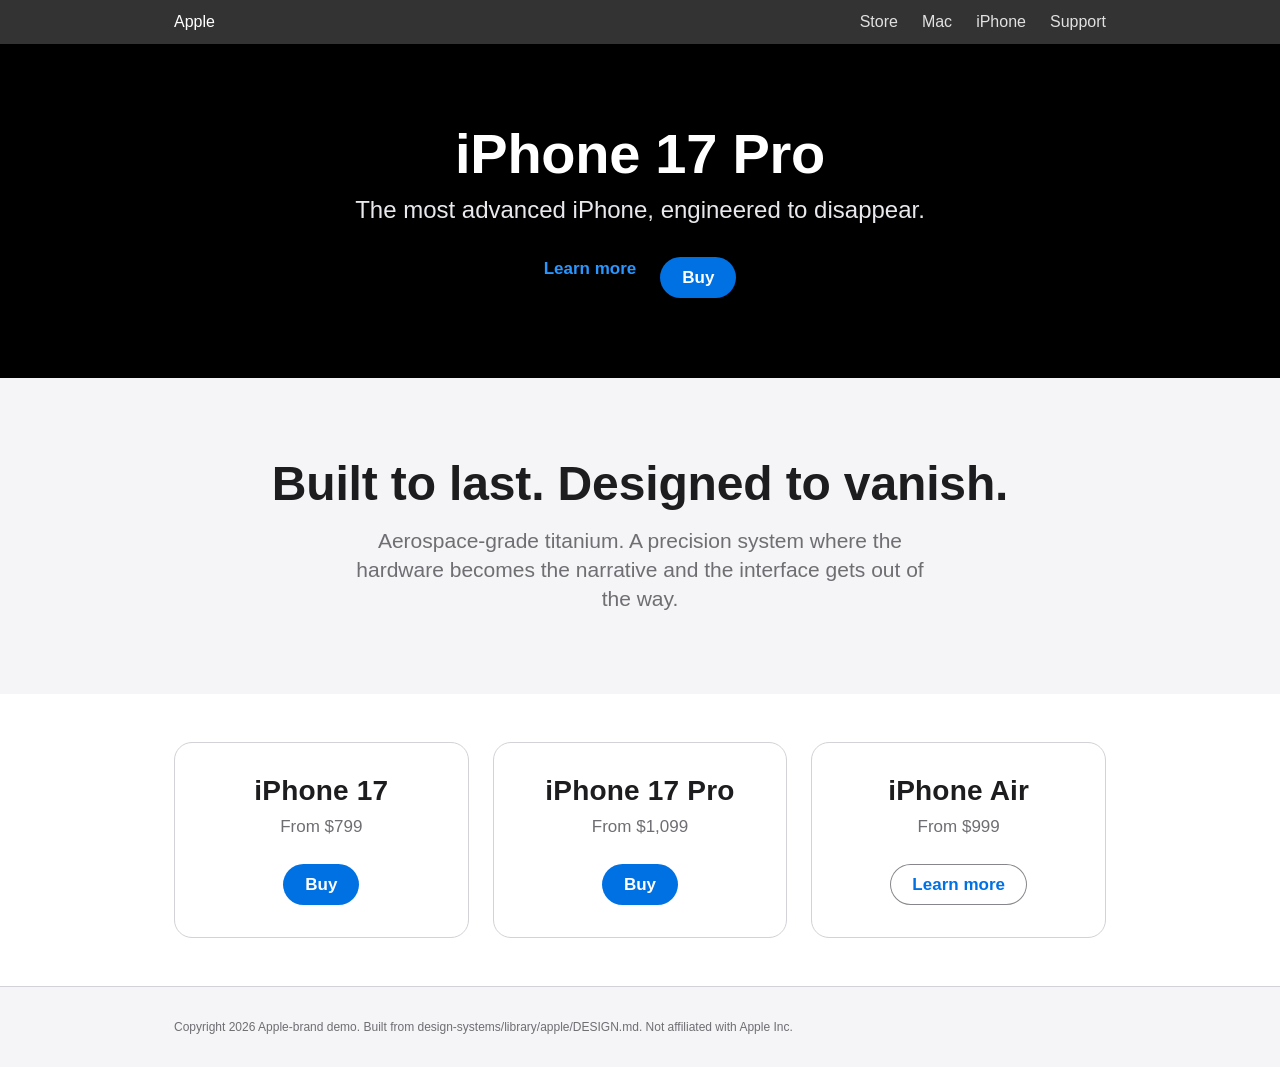
<file: examples/apple-demo/index.html>
<!doctype html>
<html lang="en">
<head>
<meta charset="utf-8" />
<meta name="viewport" content="width=device-width, initial-scale=1" />
<title>Apple-brand demo - built from design-systems/library/apple/DESIGN.md</title>
<style>
/* === tokens straight from apple/DESIGN.md === */
:root{
  --black:#000000;--pale:#f5f5f7;--white:#ffffff;--ink:#1d1d1f;
  --graphite:#272729;
  --action:#0071e3;--action-hover:#0066cc;--link:#0066cc;--link-on-dark:#2997ff;
  --text-secondary:#6e6e73;--border-soft:#d2d2d7;--border-mid:#86868b;
  --font-display:"SF Pro Display","SF Pro Icons","Helvetica Neue",Helvetica,Arial,sans-serif;
  --font-text:"SF Pro Text","SF Pro Icons","Helvetica Neue",Helvetica,Arial,sans-serif;
  --radius-pill:980px;--radius-card:18px;
  /* Apple's published scale, which is the point of this study: keeping the sizes
     as named tokens states that on purpose instead of scattering raw px. */
  --text-small:12px;--text-caption:14px;--text-body:17px;--text-lead:21px;
  --text-sub:24px;--title-card:28px;--title-band:48px;--title-hero:56px;
  --container:980px;--measure:600px;--nav-h:44px;--focus-w:3px;--blur-nav:20px;
  --btn-pad-block:12px;--btn-pad-inline:22px;--ink-on-dark:#e8e8ed;
  --space-2:8px;--space-3:12px;--space-4:16px;--space-6:24px;--space-8:32px;--space-12:48px;--space-20:80px;
}
*{box-sizing:border-box;margin:0}
body{font-family:var(--font-text);color:var(--ink);background:var(--white);-webkit-font-smoothing:antialiased}
.wrap{max-inline-size:var(--container);margin-inline:auto;padding-inline:var(--space-6)}
/* pill button - Apple signature capsule */
.btn{display:inline-flex;align-items:center;gap:var(--space-2);font:600 var(--text-body)/1 var(--font-text);
  padding:var(--btn-pad-block) var(--btn-pad-inline);border:0;border-radius:var(--radius-pill);cursor:pointer;
  background:var(--action);color:var(--white);text-decoration:none}
.btn:hover{background:var(--action-hover)}
.btn:focus-visible{outline:var(--focus-w) solid var(--action);outline-offset:var(--focus-w)}
.btn--ghost{background:transparent;color:var(--action);box-shadow:inset 0 0 0 1px var(--border-mid)}
.btn--ghost:hover{background:var(--pale);color:var(--link)}
.link{color:var(--link);text-decoration:none;font:600 var(--text-body)/1.4 var(--font-text)}
.link:hover{text-decoration:underline}
.link--on-dark{color:var(--link-on-dark)}
/* nav */
.nav{background:rgba(0,0,0,.8);backdrop-filter:saturate(180%) blur(var(--blur-nav));color:var(--white);position:sticky;top:0;z-index:9}
.nav .wrap{display:flex;align-items:center;justify-content:space-between;height:var(--nav-h);font:400 var(--text-caption)px/1 var(--font-text)}
.nav a{color:var(--white);text-decoration:none;opacity:.85}.nav a:hover{opacity:1}
/* hero - black cinematic chapter */
.hero{background:var(--black);color:var(--white);text-align:center;padding-block:var(--space-20)}
.hero h1{font:600 var(--title-hero)/1.07 var(--font-display);letter-spacing:-.28px}
.hero p{font:400 var(--text-sub)/1.2 var(--font-display);margin-top:var(--space-3);color:var(--ink-on-dark)}
.hero .actions{display:flex;gap:var(--space-6);justify-content:center;margin-top:var(--space-8)}
/* pale feature band */
.band{background:var(--pale);color:var(--ink);text-align:center;padding-block:var(--space-20)}
.band h2{font:600 var(--title-band)/1.08 var(--font-display);letter-spacing:-.144px}
.band p{font:400 var(--text-lead)/1.4 var(--font-text);color:var(--text-secondary);margin-top:var(--space-4);max-inline-size:var(--measure);margin-inline:auto}
/* product grid (white retail surface) */
.grid{display:grid;gap:var(--space-6);grid-template-columns:1fr;padding-block:var(--space-12)}
@media(min-width:734px){.grid{grid-template-columns:repeat(3,1fr)}}
.card{background:var(--white);border:1px solid var(--border-soft);border-radius:var(--radius-card);padding:var(--space-8);text-align:center}
.card h3{font:600 var(--title-card)/1.14 var(--font-display);letter-spacing:.196px}
.card .price{font:400 var(--text-body)/1.47 var(--font-text);color:var(--text-secondary);margin-block:var(--space-2) var(--space-6)}
.foot{background:var(--pale);color:var(--text-secondary);font:400 var(--text-small)/1.4 var(--font-text);padding-block:var(--space-8);border-top:1px solid var(--border-soft)}
</style>
</head>
<body>
<nav class="nav"><div class="wrap"><span>Apple</span><span style="display:flex;flex-wrap:wrap;justify-content:flex-end;gap:var(--space-6);min-inline-size:0"><a href="#">Store</a><a href="#">Mac</a><a href="#">iPhone</a><a href="#">Support</a></span></div></nav>

<header class="hero">
  <div class="wrap">
    <h1>iPhone 17 Pro</h1>
    <p>The most advanced iPhone, engineered to disappear.</p>
    <div class="actions">
      <a class="link link--on-dark" href="#">Learn more</a>
      <a class="btn" href="#">Buy</a>
    </div>
  </div>
</header>

<section class="band">
  <div class="wrap">
    <h2>Built to last. Designed to vanish.</h2>
    <p>Aerospace-grade titanium. A precision system where the hardware becomes the narrative and the interface gets out of the way.</p>
  </div>
</section>

<section class="wrap">
  <div class="grid">
    <div class="card"><h3>iPhone 17</h3><div class="price">From $799</div><a class="btn" href="#">Buy</a></div>
    <div class="card"><h3>iPhone 17 Pro</h3><div class="price">From $1,099</div><a class="btn" href="#">Buy</a></div>
    <div class="card"><h3>iPhone Air</h3><div class="price">From $999</div><a class="btn btn--ghost" href="#">Learn more</a></div>
  </div>
</section>

<footer class="foot"><div class="wrap">Copyright 2026 Apple-brand demo. Built from design-systems/library/apple/DESIGN.md. Not affiliated with Apple Inc.</div></footer>
</body>
</html>
</file>
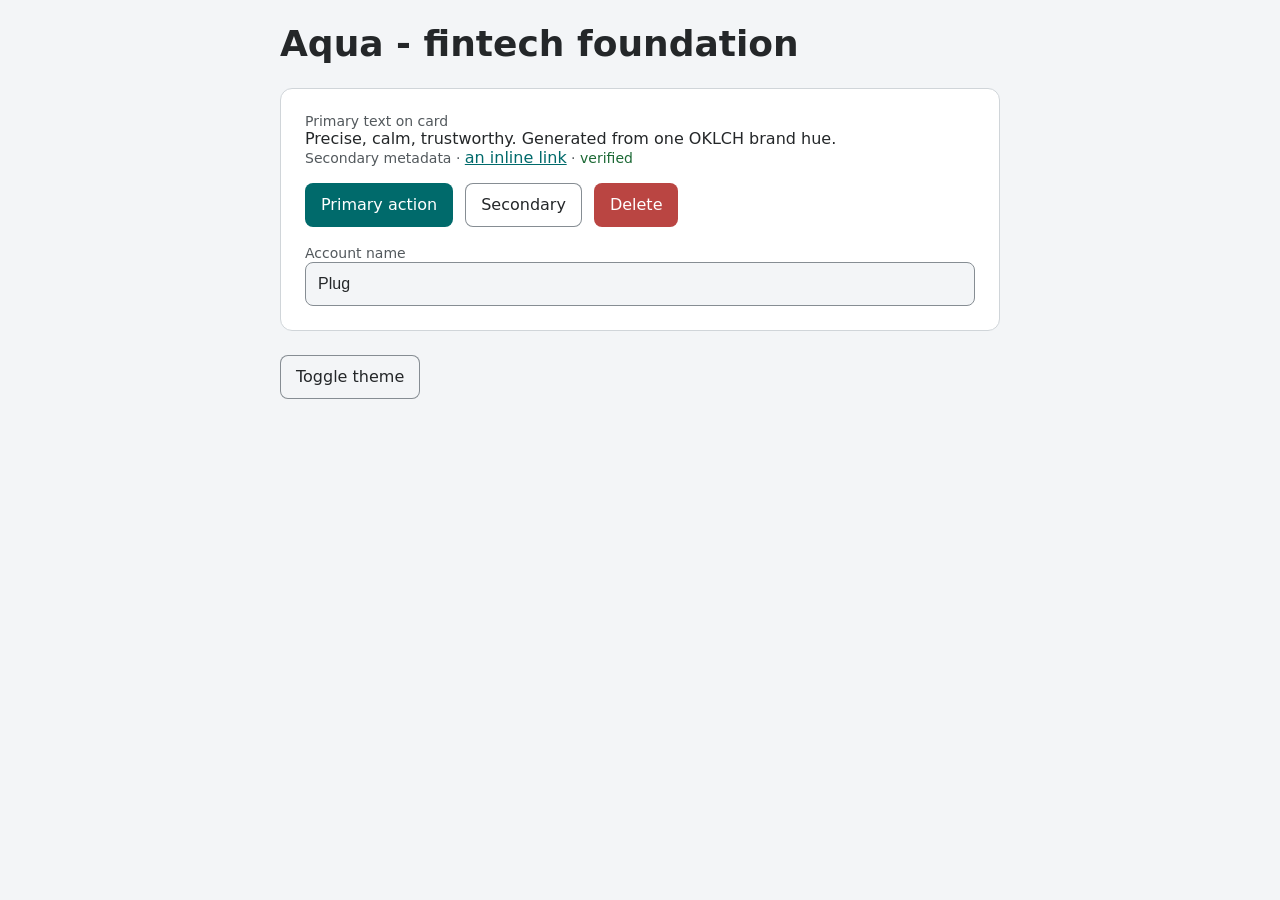
<file: examples/brandkit-demo/index.html>
<!doctype html>
<html lang="en" data-theme="light">
<head>
<meta charset="utf-8" />
<meta name="viewport" content="width=device-width, initial-scale=1" />
<title>brandkit-demo - generated foundation, verified</title>
<link rel="stylesheet" href="theme.css" />
<style>
  *{box-sizing:border-box;margin:0}
  body{font-family:var(--font-sans);background:var(--color-surface-page);color:var(--color-text-primary);padding:var(--space-6)}
  .wrap{max-inline-size:45rem;margin-inline:auto;display:grid;gap:var(--space-6)}
  .h{font-size:var(--text-4xl);font-weight:700;line-height:1.1}
  .card{background:var(--color-surface-card);border:1px solid var(--color-border-default);border-radius:var(--radius-card);padding:var(--space-6);display:grid;gap:var(--space-4)}
  .label{font-size:var(--text-sm);color:var(--color-text-secondary)}
  .link{color:var(--color-text-link);font-size:var(--text-base)}
  .row{display:flex;gap:var(--space-3);flex-wrap:wrap}
  .btn{height:var(--size-control-md);padding-inline:var(--space-4);border:0;border-radius:var(--radius-button);font:500 var(--text-base)/1 var(--font-sans);cursor:pointer;
    background:var(--color-action-primary);color:var(--color-text-on-action)}
  .btn:hover{background:var(--color-action-primary-hover)}
  .btn:focus-visible{outline:none;box-shadow:var(--shadow-focus-ring)}
  .btn--secondary{background:transparent;color:var(--color-text-primary);box-shadow:inset 0 0 0 1px var(--color-border-strong)}
  .btn--secondary:hover{background:var(--color-surface-raised)}
  .btn--secondary:focus-visible{box-shadow:inset 0 0 0 1px var(--color-border-strong),var(--shadow-focus-ring)}
  .btn--danger{background:var(--color-action-danger);color:var(--color-text-on-action)}
  .btn--danger:hover{background:var(--color-action-danger-hover)}
  .ok{color:var(--color-feedback-success);font-size:var(--text-sm)}
  .field input{height:var(--size-control-md);padding-inline:var(--space-3);border:1px solid var(--color-border-strong);border-radius:var(--radius-button);background:var(--color-surface-page);color:var(--color-text-primary);font-size:var(--text-base);inline-size:100%}
</style>
</head>
<body>
<div class="wrap">
  <h1 class="h">Aqua - fintech foundation</h1>
  <div class="card">
    <div>
      <div class="label">Primary text on card</div>
      <p>Precise, calm, trustworthy. Generated from one OKLCH brand hue.</p>
      <div class="label">Secondary metadata · <a class="link" href="#">an inline link</a> · <span class="ok">verified</span></div>
    </div>
    <div class="row">
      <button class="btn">Primary action</button>
      <button class="btn btn--secondary">Secondary</button>
      <button class="btn btn--danger">Delete</button>
    </div>
    <div class="field">
      <label class="label" for="acct">Account name</label>
      <input id="acct" value="Plug" />
    </div>
  </div>
  <button class="btn btn--secondary" id="t" style="justify-self:start">Toggle theme</button>
</div>
<script>
  const r=document.documentElement;
  document.getElementById('t').onclick=()=>r.setAttribute('data-theme',r.getAttribute('data-theme')==='dark'?'light':'dark');
</script>
</body>
</html>
</file>
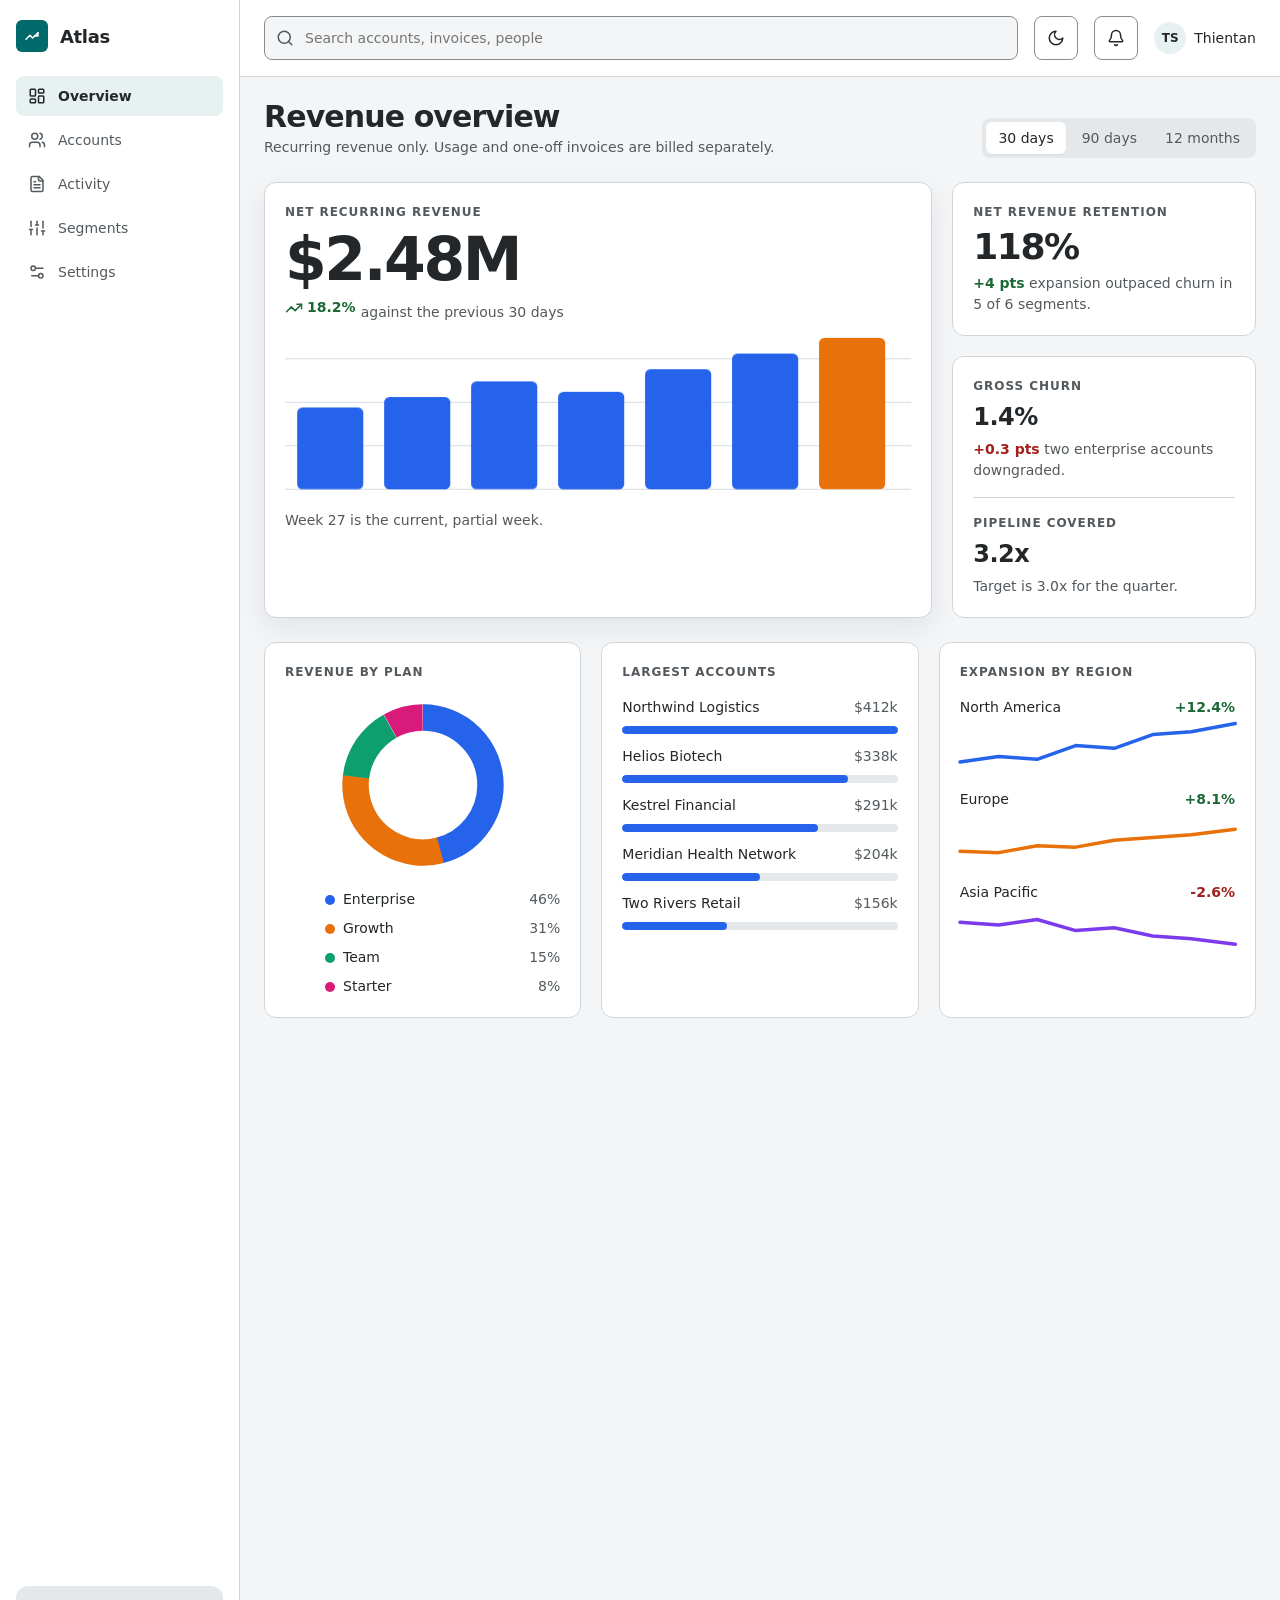
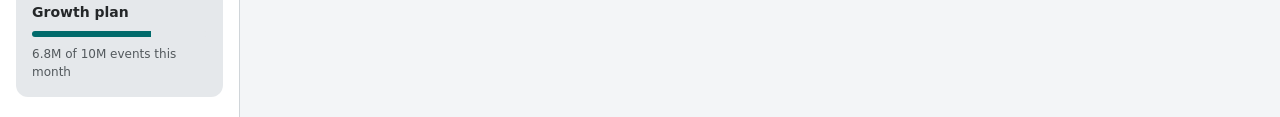
<file: examples/showcase/index.html>
<!doctype html>
<html lang="en" data-theme="light">
<head>
<meta charset="utf-8" />
<meta name="viewport" content="width=device-width, initial-scale=1" />
<title>Atlas - revenue console</title>
<meta name="description" content="A full product screen built from the kit: app shell, hero metric, charts, a table that really sorts. Passes every gate in light and dark." />
<link rel="stylesheet" href="../brandkit-demo/theme.css" />
<style>
  *{box-sizing:border-box;margin:0}
  html{color-scheme:light}
  :root[data-theme="dark"]{color-scheme:dark}
  body{font-family:var(--font-sans);background:var(--color-surface-page);color:var(--color-text-primary);
    line-height:var(--leading-normal);-webkit-font-smoothing:antialiased}
  a{color:inherit}
  .ico{inline-size:1.125rem;block-size:1.125rem;flex:none;stroke-width:1.75}
  .sr-only{position:absolute;inline-size:1px;block-size:1px;padding:0;margin:-1px;overflow:hidden;clip-path:inset(50%);white-space:nowrap}

  /* ---------- shell: sidebar + main, collapses to a single column ---------- */
  .shell{display:grid;grid-template-columns:15rem minmax(0,1fr);min-block-size:100dvh}
  @media (max-width:63rem){.shell{grid-template-columns:minmax(0,1fr)}}

  .side{display:flex;flex-direction:column;gap:var(--space-6);padding:var(--space-5) var(--space-4);
    background:var(--color-surface-card);border-inline-end:1px solid var(--color-border-default)}
  @media (max-width:63rem){.side{border-inline-end:0;border-block-end:1px solid var(--color-border-default);
    flex-direction:row;align-items:center;gap:var(--space-4);overflow-x:auto}}

  .brand{display:flex;align-items:center;gap:var(--space-3);font-weight:700;font-size:var(--text-lg);letter-spacing:-0.02em}
  .brand .mark{display:grid;place-items:center;inline-size:2rem;block-size:2rem;flex:none;border-radius:var(--radius-sm);
    background:var(--color-action-primary);color:var(--color-text-on-action)}
  .brand .mark svg{inline-size:1rem;block-size:1rem}

  .nav{display:flex;flex-direction:column;gap:var(--space-1)}
  @media (max-width:63rem){.nav{flex-direction:row;gap:var(--space-2)}}
  .nav a{display:flex;align-items:center;gap:var(--space-3);min-block-size:2.5rem;padding-inline:var(--space-3);
    border-radius:var(--radius-button);color:var(--color-text-secondary);text-decoration:none;font-size:var(--text-sm);
    font-weight:500;white-space:nowrap;transition:background var(--transition-micro),color var(--transition-micro)}
  .nav a:hover{background:var(--color-surface-raised);color:var(--color-text-primary)}
  .nav a:focus-visible{outline:none;box-shadow:var(--shadow-focus-ring)}
  .nav a[aria-current="page"]{background:var(--color-surface-brand);color:var(--color-text-primary);font-weight:600}
  .side .spacer{flex:1}
  @media (max-width:63rem){.side .spacer{display:none}}
  .plan{display:grid;gap:var(--space-2);padding:var(--space-4);border-radius:var(--radius-card);
    background:var(--color-surface-raised);font-size:var(--text-xs);color:var(--color-text-secondary)}
  @media (max-width:63rem){.plan{display:none}}
  .plan strong{font-size:var(--text-sm);color:var(--color-text-primary)}
  .meter{block-size:.375rem;border-radius:var(--radius-full);background:var(--color-chart-track);overflow:hidden}
  .meter i{display:block;block-size:100%;inline-size:68%;background:var(--color-action-primary)}

  /* ---------- top bar ---------- */
  main{display:flex;flex-direction:column;min-inline-size:0}
  .top{display:flex;align-items:center;gap:var(--space-4);flex-wrap:wrap;
    padding:var(--space-4) var(--space-6);border-block-end:1px solid var(--color-border-default);
    background:var(--color-surface-card)}
  .searchbox{position:relative;flex:1 1 14rem;min-inline-size:0}
  .searchbox svg{position:absolute;inset-inline-start:var(--space-3);inset-block-start:50%;transform:translateY(-50%);
    color:var(--color-text-secondary)}
  .searchbox input{inline-size:100%;min-inline-size:0;min-block-size:var(--size-control-md);
    padding-inline:var(--space-10) var(--space-3);border-radius:var(--radius-button);
    border:1px solid var(--color-border-strong);background:var(--color-surface-page);color:var(--color-text-primary);
    font:400 var(--text-sm)/1 var(--font-sans)}
  .searchbox input:focus-visible{outline:none;box-shadow:var(--shadow-focus-ring)}
  .iconbtn{display:grid;place-items:center;inline-size:var(--size-control-md);block-size:var(--size-control-md);
    border:1px solid var(--color-border-strong);border-radius:var(--radius-button);background:transparent;
    color:var(--color-text-primary);cursor:pointer;transition:background var(--transition-micro)}
  .iconbtn:hover{background:var(--color-surface-raised)}
  .iconbtn:focus-visible{outline:none;box-shadow:var(--shadow-focus-ring)}
  .who{display:flex;align-items:center;gap:var(--space-2);font-size:var(--text-sm);font-weight:500;white-space:nowrap}
  /* the chart palette is tuned for large filled shapes, not for 12px initials:
     white on chart-4 measured 2.65:1 in dark. Initials sit on a surface token. */
  .avatar{display:grid;place-items:center;inline-size:2rem;block-size:2rem;border-radius:var(--radius-full);
    background:var(--color-surface-brand);color:var(--color-text-primary);font-size:var(--text-xs);font-weight:700}

  /* ---------- page ---------- */
  .page{padding:var(--space-6);display:grid;gap:var(--space-6);align-content:start}
  @media (max-width:40rem){.page{padding:var(--space-4)}}
  .head{display:flex;align-items:flex-end;justify-content:space-between;gap:var(--space-4);flex-wrap:wrap}
  h1{font-size:var(--text-3xl);line-height:var(--leading-tight);letter-spacing:-0.03em}
  .sub{color:var(--color-text-secondary);font-size:var(--text-sm);margin-block-start:var(--space-1)}

  .tabs{display:flex;gap:var(--space-1);padding:var(--space-1);border-radius:var(--radius-button);
    background:var(--color-surface-raised)}
  .tabs button{min-block-size:2rem;padding-inline:var(--space-3);border:0;border-radius:var(--radius-sm);
    background:transparent;color:var(--color-text-secondary);font:500 var(--text-sm)/1 var(--font-sans);cursor:pointer;
    transition:background var(--transition-micro),color var(--transition-micro)}
  .tabs button:hover{color:var(--color-text-primary)}
  .tabs button:focus-visible{outline:none;box-shadow:var(--shadow-focus-ring)}
  .tabs button[aria-selected="true"]{background:var(--color-surface-card);color:var(--color-text-primary);
    box-shadow:var(--shadow-sm)}

  /* ---------- hero: one thing leads ---------- */
  .hero{display:grid;grid-template-columns:minmax(0,2.2fr) minmax(0,1fr);gap:var(--space-5)}
  @media (max-width:60rem){.hero{grid-template-columns:minmax(0,1fr)}}
  .card{background:var(--color-surface-card);border:1px solid var(--color-border-default);
    border-radius:var(--radius-card);padding:var(--space-5);min-inline-size:0}
  .card.lift{box-shadow:var(--shadow-md)}
  .eyebrow{font-size:var(--text-xs);font-weight:600;letter-spacing:.08em;text-transform:uppercase;
    color:var(--color-text-secondary)}
  .figure{font-size:var(--text-6xl);line-height:1;letter-spacing:-0.04em;font-weight:700;margin-block:var(--space-2)}
  @media (max-width:40rem){.figure{font-size:var(--text-5xl)}}
  .delta{display:inline-flex;align-items:center;gap:var(--space-1);font-size:var(--text-sm);font-weight:600}
  .up{color:var(--color-feedback-success)} .down{color:var(--color-text-error)}
  .muted{color:var(--color-text-secondary);font-size:var(--text-sm)}

  .stack{display:grid;gap:var(--space-5);align-content:start}
  .mini{display:grid;gap:var(--space-1)}
  .mini .v{font-size:var(--text-2xl);font-weight:700;letter-spacing:-0.02em}
  .rule{block-size:1px;background:var(--color-border-default);margin-block:var(--space-4)}

  /* ---------- bento ---------- */
  .bento{display:grid;grid-template-columns:repeat(auto-fit,minmax(min(100%,17rem),1fr));gap:var(--space-5)}
  .legend{display:grid;gap:var(--space-2);font-size:var(--text-sm)}
  .legend li{display:flex;align-items:center;gap:var(--space-2);list-style:none}
  .legend .sw{inline-size:.625rem;block-size:.625rem;border-radius:var(--radius-sm);flex:none}
  .legend .n{margin-inline-start:auto;color:var(--color-text-secondary);font-variant-numeric:tabular-nums}
  ol.rank{list-style:none;display:grid;gap:var(--space-3);padding:0}
  ol.rank li{display:grid;gap:var(--space-2)}
  .rank .row{display:flex;justify-content:space-between;gap:var(--space-3);font-size:var(--text-sm)}
  .rank .name{font-weight:500;overflow-wrap:anywhere}
  .rank .val{color:var(--color-text-secondary);font-variant-numeric:tabular-nums;white-space:nowrap}
  .track{block-size:.5rem;border-radius:var(--radius-full);background:var(--color-chart-track);overflow:hidden}
  .track i{display:block;block-size:100%;border-radius:var(--radius-full)}

  svg.chart{inline-size:100%;block-size:auto;display:block;overflow:visible}
  .grid-line{stroke:var(--color-chart-grid);stroke-width:1}
  .axis-txt{fill:var(--color-text-secondary);font-size:.6875rem;font-family:var(--font-sans)}

  /* ---------- table ---------- */
  .tablewrap{overflow-x:auto;border-radius:var(--radius-card);border:1px solid var(--color-border-default);
    background:var(--color-surface-card)}
  table{inline-size:100%;border-collapse:collapse;font-size:var(--text-sm);min-inline-size:34rem}
  caption{text-align:start;padding:var(--space-5) var(--space-5) var(--space-3);font-weight:600;font-size:var(--text-lg)}
  caption .hint{display:block;font-weight:400;font-size:var(--text-sm);color:var(--color-text-secondary);
    margin-block-start:var(--space-1)}
  th,td{padding:var(--space-3) var(--space-5);text-align:start;border-block-start:1px solid var(--color-border-default)}
  th{color:var(--color-text-secondary);font-weight:600;font-size:var(--text-xs);letter-spacing:.06em;text-transform:uppercase}
  th button{display:inline-flex;align-items:center;gap:var(--space-1);min-block-size:2rem;padding-inline:var(--space-2);
    margin-inline-start:calc(var(--space-2) * -1);border:0;border-radius:var(--radius-sm);background:transparent;
    color:inherit;font:inherit;letter-spacing:inherit;text-transform:inherit;cursor:pointer}
  th button:hover{background:var(--color-surface-raised);color:var(--color-text-primary)}
  th button:focus-visible{outline:none;box-shadow:var(--shadow-focus-ring)}
  th button .ico{inline-size:.875rem;block-size:.875rem;opacity:.55}
  th[aria-sort="none"] button .ico{opacity:.25}
  tbody tr:hover{background:var(--color-surface-raised)}
  td.num{font-variant-numeric:tabular-nums;white-space:nowrap}
  .badge{display:inline-flex;align-items:center;gap:var(--space-2);padding:.125rem var(--space-2);
    border-radius:var(--radius-pill);background:var(--color-surface-raised);font-size:var(--text-xs);font-weight:600}
  .badge .dot{inline-size:.4375rem;block-size:.4375rem;border-radius:var(--radius-full);background:var(--dot);flex:none}
  .b-live{--dot:var(--color-feedback-success)}
  .b-risk{--dot:var(--color-feedback-warning)}
  .b-churn{--dot:var(--color-text-error)}
  .acct{display:flex;align-items:center;gap:var(--space-3);min-inline-size:0}
  .acct .mono{display:grid;place-items:center;inline-size:1.75rem;block-size:1.75rem;border-radius:var(--radius-sm);
    background:var(--color-surface-raised);font-size:var(--text-xs);font-weight:700;flex:none}
  .acct span{overflow-wrap:anywhere}

  /* ---------- feed ---------- */
  .split{display:grid;grid-template-columns:minmax(0,2.2fr) minmax(0,1fr);gap:var(--space-5);align-items:start}
  @media (max-width:60rem){.split{grid-template-columns:minmax(0,1fr)}}
  .feed{display:grid;gap:var(--space-4);list-style:none;padding:0}
  .feed li{display:grid;grid-template-columns:auto minmax(0,1fr);gap:var(--space-3)}
  .feed .pip{display:grid;place-items:center;inline-size:1.75rem;block-size:1.75rem;border-radius:var(--radius-full);
    background:var(--color-surface-raised);color:var(--color-text-secondary);flex:none}
  .feed .pip .ico{inline-size:.875rem;block-size:.875rem}
  .feed p{font-size:var(--text-sm);overflow-wrap:anywhere}
  .feed time{display:block;font-size:var(--text-xs);color:var(--color-text-secondary);margin-block-start:var(--space-1)}

  footer{padding:var(--space-5) var(--space-6);border-block-start:1px solid var(--color-border-default);
    color:var(--color-text-secondary);font-size:var(--text-sm);display:flex;justify-content:space-between;
    gap:var(--space-4);flex-wrap:wrap}
  footer a{color:var(--color-text-link)}

  /* entrance motion: decoration only, never the thing that reveals content */
  @keyframes rise{from{transform:scaleY(0)}to{transform:scaleY(1)}}
  @keyframes draw{from{stroke-dashoffset:1}to{stroke-dashoffset:0}}
  .bar{transform-box:fill-box;transform-origin:bottom;animation:rise var(--duration-slow) var(--ease-emphasized) both}
  /* stagger derived from the motion token, never a typed-in millisecond */
  .bar{--step:calc(var(--duration-fast) * 0.6)}
  .bar:nth-of-type(2){animation-delay:var(--step)}
  .bar:nth-of-type(3){animation-delay:calc(var(--step) * 2)}
  .bar:nth-of-type(4){animation-delay:calc(var(--step) * 3)}
  .bar:nth-of-type(5){animation-delay:calc(var(--step) * 4)}
  .bar:nth-of-type(6){animation-delay:calc(var(--step) * 5)}
  .bar:nth-of-type(7){animation-delay:calc(var(--step) * 6)}
  .spark{stroke-dasharray:1;animation:draw calc(var(--duration-slow) * 2) var(--ease-out) both}
  @media (prefers-reduced-motion:reduce){
    *{animation-duration:1ms !important;animation-delay:0ms !important;transition-duration:1ms !important} /* ds-allow-hardcode: the reduced-motion reset IS the near-zero duration */
  }
</style>
</head>
<body>
<div class="shell">

  <!-- sidebar -->
  <aside class="side">
    <div class="brand">
      <span class="mark" aria-hidden="true"><svg viewBox="0 0 24 24" fill="none" stroke="currentColor" stroke-width="2.25" stroke-linecap="round" stroke-linejoin="round"><path d="M3 17 9 11l4 4 8-8"/><path d="M21 7v5h-5"/></svg></span>
      Atlas
    </div>
    <nav class="nav" aria-label="Primary">
      <a href="#main" aria-current="page"><svg class="ico" aria-hidden="true"><use href="#i-dashboard"/></svg>Overview</a>
      <a href="#accounts"><svg class="ico" aria-hidden="true"><use href="#i-users"/></svg>Accounts</a>
      <a href="#activity"><svg class="ico" aria-hidden="true"><use href="#i-file-text"/></svg>Activity</a>
      <a href="#main"><svg class="ico" aria-hidden="true"><use href="#i-sliders"/></svg>Segments</a>
      <a href="#main"><svg class="ico" aria-hidden="true"><use href="#i-settings"/></svg>Settings</a>
    </nav>
    <div class="spacer"></div>
    <div class="plan">
      <strong>Growth plan</strong>
      <div class="meter" role="img" aria-label="68 percent of the monthly event quota used"><i></i></div>
      6.8M of 10M events this month
    </div>
  </aside>

  <main id="main">
    <!-- top bar -->
    <div class="top">
      <div class="searchbox">
        <svg class="ico" aria-hidden="true"><use href="#i-search"/></svg>
        <label class="sr-only" for="q">Search accounts</label>
        <input id="q" type="text" placeholder="Search accounts, invoices, people" />
      </div>
      <button class="iconbtn" type="button" id="themeBtn" aria-pressed="false">
        <svg class="ico" aria-hidden="true" id="themeIcon"><use href="#i-moon" id="themeUse"/></svg>
        <span class="sr-only" id="themeLabel">Switch to dark theme</span>
      </button>
      <button class="iconbtn" type="button">
        <svg class="ico" aria-hidden="true"><use href="#i-bell"/></svg>
        <span class="sr-only">Notifications, 3 unread</span>
      </button>
      <span class="who"><span class="avatar" aria-hidden="true">TS</span>Thientan</span>
    </div>

    <div class="page">

      <div class="head">
        <div>
          <h1>Revenue overview</h1>
          <p class="sub">Recurring revenue only. Usage and one-off invoices are billed separately.</p>
        </div>
        <div class="tabs" role="tablist" aria-label="Date range">
          <button role="tab" id="tab-30" aria-selected="true" aria-controls="panel-range" type="button">30 days</button>
          <button role="tab" id="tab-90" aria-selected="false" aria-controls="panel-range" tabindex="-1" type="button">90 days</button>
          <button role="tab" id="tab-12" aria-selected="false" aria-controls="panel-range" tabindex="-1" type="button">12 months</button>
        </div>
      </div>

      <!-- hero: one metric leads, the rest is quiet -->
      <section class="hero" id="panel-range" role="tabpanel" aria-labelledby="tab-30" tabindex="0">
        <div class="card lift">
          <p class="eyebrow">Net recurring revenue</p>
          <p class="figure" id="heroFigure">$2.48M</p>
          <p><span class="delta up"><svg class="ico" aria-hidden="true"><use href="#i-trending-up"/></svg>18.2%</span>
            <span class="muted" id="heroNote">against the previous 30 days</span></p>

          <svg class="chart" viewBox="0 0 720 200" role="img" aria-labelledby="revTitle revDesc" preserveAspectRatio="none">
            <title id="revTitle">Net recurring revenue by week</title>
            <desc id="revDesc">Seven weeks, rising from 1.94 million to 2.48 million with one dip in week four.</desc>
            <line class="grid-line" x1="0" y1="40" x2="720" y2="40"/>
            <line class="grid-line" x1="0" y1="90" x2="720" y2="90"/>
            <line class="grid-line" x1="0" y1="140" x2="720" y2="140"/>
            <line class="grid-line" x1="0" y1="190" x2="720" y2="190"/>
            <rect class="bar" x="14"  y="96"  width="76" height="94"  rx="6" fill="var(--color-chart-1)"/>
            <rect class="bar" x="114" y="84"  width="76" height="106" rx="6" fill="var(--color-chart-1)"/>
            <rect class="bar" x="214" y="66"  width="76" height="124" rx="6" fill="var(--color-chart-1)"/>
            <rect class="bar" x="314" y="78"  width="76" height="112" rx="6" fill="var(--color-chart-1)"/>
            <rect class="bar" x="414" y="52"  width="76" height="138" rx="6" fill="var(--color-chart-1)"/>
            <rect class="bar" x="514" y="34"  width="76" height="156" rx="6" fill="var(--color-chart-1)"/>
            <rect class="bar" x="614" y="16"  width="76" height="174" rx="6" fill="var(--color-chart-2)"/>
          </svg>
          <p class="muted" style="margin-block-start:var(--space-3)">Week 27 is the current, partial week.</p>
        </div>

        <div class="stack">
          <div class="card">
            <p class="eyebrow">Net revenue retention</p>
            <p class="v figure" style="font-size:var(--text-4xl)">118%</p>
            <p class="muted"><span class="delta up">+4 pts</span> expansion outpaced churn in 5 of 6 segments.</p>
          </div>
          <div class="card">
            <div class="mini">
              <p class="eyebrow">Gross churn</p>
              <p class="v">1.4%</p>
              <p class="muted"><span class="delta down">+0.3 pts</span> two enterprise accounts downgraded.</p>
            </div>
            <div class="rule"></div>
            <div class="mini">
              <p class="eyebrow">Pipeline covered</p>
              <p class="v">3.2x</p>
              <p class="muted">Target is 3.0x for the quarter.</p>
            </div>
          </div>
        </div>
      </section>

      <!-- bento: three different shapes, deliberately not three identical cards -->
      <section class="bento" aria-label="Breakdowns">
        <div class="card">
          <p class="eyebrow">Revenue by plan</p>
          <svg class="chart" viewBox="0 0 120 120" role="img" aria-labelledby="donutTitle" style="max-inline-size:11rem;margin:var(--space-4) auto">
            <title id="donutTitle">Revenue by plan: Enterprise 46 percent, Growth 31, Team 15, Starter 8</title>
            <circle cx="60" cy="60" r="46" fill="none" stroke="var(--color-chart-track)" stroke-width="18"/>
            <circle cx="60" cy="60" r="46" fill="none" stroke="var(--color-chart-1)" stroke-width="18"
              stroke-dasharray="133 156" transform="rotate(-90 60 60)"/>
            <circle cx="60" cy="60" r="46" fill="none" stroke="var(--color-chart-2)" stroke-width="18"
              stroke-dasharray="90 199" transform="rotate(75 60 60)"/>
            <circle cx="60" cy="60" r="46" fill="none" stroke="var(--color-chart-3)" stroke-width="18"
              stroke-dasharray="43 246" transform="rotate(187 60 60)"/>
            <circle cx="60" cy="60" r="46" fill="none" stroke="var(--color-chart-4)" stroke-width="18"
              stroke-dasharray="23 266" transform="rotate(241 60 60)"/>
          </svg>
          <ul class="legend">
            <li><span class="sw" style="background:var(--color-chart-1)"></span>Enterprise<span class="n">46%</span></li>
            <li><span class="sw" style="background:var(--color-chart-2)"></span>Growth<span class="n">31%</span></li>
            <li><span class="sw" style="background:var(--color-chart-3)"></span>Team<span class="n">15%</span></li>
            <li><span class="sw" style="background:var(--color-chart-4)"></span>Starter<span class="n">8%</span></li>
          </ul>
        </div>

        <div class="card">
          <p class="eyebrow">Largest accounts</p>
          <ol class="rank" style="margin-block-start:var(--space-4)">
            <li><span class="row"><span class="name">Northwind Logistics</span><span class="val">$412k</span></span>
              <span class="track"><i style="inline-size:100%;background:var(--color-chart-1)"></i></span></li>
            <li><span class="row"><span class="name">Helios Biotech</span><span class="val">$338k</span></span>
              <span class="track"><i style="inline-size:82%;background:var(--color-chart-1)"></i></span></li>
            <li><span class="row"><span class="name">Kestrel Financial</span><span class="val">$291k</span></span>
              <span class="track"><i style="inline-size:71%;background:var(--color-chart-1)"></i></span></li>
            <li><span class="row"><span class="name">Meridian Health Network</span><span class="val">$204k</span></span>
              <span class="track"><i style="inline-size:50%;background:var(--color-chart-1)"></i></span></li>
            <li><span class="row"><span class="name">Two Rivers Retail</span><span class="val">$156k</span></span>
              <span class="track"><i style="inline-size:38%;background:var(--color-chart-1)"></i></span></li>
          </ol>
        </div>

        <div class="card">
          <p class="eyebrow">Expansion by region</p>
          <div style="display:grid;gap:var(--space-4);margin-block-start:var(--space-4)">
            <div>
              <p class="row" style="display:flex;justify-content:space-between;font-size:var(--text-sm)">
                <span>North America</span><span class="delta up">+12.4%</span></p>
              <svg class="chart" viewBox="0 0 200 40" role="img" aria-label="North America trend, rising"><polyline class="spark" pathLength="1" fill="none" stroke="var(--color-chart-1)" stroke-width="2.5" stroke-linecap="round" stroke-linejoin="round" points="0,32 28,28 56,30 84,20 112,22 140,12 168,10 200,4"/></svg>
            </div>
            <div>
              <p class="row" style="display:flex;justify-content:space-between;font-size:var(--text-sm)">
                <span>Europe</span><span class="delta up">+8.1%</span></p>
              <svg class="chart" viewBox="0 0 200 40" role="img" aria-label="Europe trend, rising slowly"><polyline class="spark" pathLength="1" fill="none" stroke="var(--color-chart-2)" stroke-width="2.5" stroke-linecap="round" stroke-linejoin="round" points="0,30 28,31 56,26 84,27 112,22 140,20 168,18 200,14"/></svg>
            </div>
            <div>
              <p class="row" style="display:flex;justify-content:space-between;font-size:var(--text-sm)">
                <span>Asia Pacific</span><span class="delta down">-2.6%</span></p>
              <svg class="chart" viewBox="0 0 200 40" role="img" aria-label="Asia Pacific trend, falling"><polyline class="spark" pathLength="1" fill="none" stroke="var(--color-chart-5)" stroke-width="2.5" stroke-linecap="round" stroke-linejoin="round" points="0,14 28,16 56,12 84,20 112,18 140,24 168,26 200,30"/></svg>
            </div>
          </div>
        </div>
      </section>

      <!-- table + feed -->
      <section class="split">
        <div class="tablewrap" id="accounts">
          <table id="acctTable">
            <caption>Accounts at renewal
              <span class="hint">Click a column heading to sort. Sorting runs on the rendered rows.</span>
            </caption>
            <thead>
              <tr>
                <th scope="col" aria-sort="none"><button type="button" data-col="0" data-type="text">Account<svg class="ico" aria-hidden="true"><use href="#i-chevron-down"/></svg></button></th>
                <th scope="col" aria-sort="none"><button type="button" data-col="1" data-type="num">ARR<svg class="ico" aria-hidden="true"><use href="#i-chevron-down"/></svg></button></th>
                <th scope="col" aria-sort="none"><button type="button" data-col="2" data-type="num">Seats<svg class="ico" aria-hidden="true"><use href="#i-chevron-down"/></svg></button></th>
                <th scope="col" aria-sort="none"><button type="button" data-col="3" data-type="text">Health<svg class="ico" aria-hidden="true"><use href="#i-chevron-down"/></svg></button></th>
                <th scope="col" aria-sort="none"><button type="button" data-col="4" data-type="date">Renews<svg class="ico" aria-hidden="true"><use href="#i-chevron-down"/></svg></button></th>
              </tr>
            </thead>
            <tbody>
              <tr><td><span class="acct"><span class="mono" aria-hidden="true">NL</span><span>Northwind Logistics</span></span></td>
                <td class="num" data-v="412000">$412,000</td><td class="num" data-v="1240">1,240</td>
                <td><span class="badge b-live"><span class="dot" aria-hidden="true"></span>Healthy</span></td>
                <td class="num" data-v="2026-10-01">1 Oct 2026</td></tr>
              <tr><td><span class="acct"><span class="mono" aria-hidden="true">HB</span><span>Helios Biotech</span></span></td>
                <td class="num" data-v="338000">$338,000</td><td class="num" data-v="860">860</td>
                <td><span class="badge b-risk"><span class="dot" aria-hidden="true"></span>At risk</span></td>
                <td class="num" data-v="2026-09-28">28 Sep 2026</td></tr>
              <tr><td><span class="acct"><span class="mono" aria-hidden="true">KF</span><span>Kestrel Financial</span></span></td>
                <td class="num" data-v="291000">$291,000</td><td class="num" data-v="640">640</td>
                <td><span class="badge b-live"><span class="dot" aria-hidden="true"></span>Healthy</span></td>
                <td class="num" data-v="2026-11-15">15 Nov 2026</td></tr>
              <tr><td><span class="acct"><span class="mono" aria-hidden="true">MH</span><span>Meridian Health Network</span></span></td>
                <td class="num" data-v="204000">$204,000</td><td class="num" data-v="2310">2,310</td>
                <td><span class="badge b-risk"><span class="dot" aria-hidden="true"></span>At risk</span></td>
                <td class="num" data-v="2026-09-19">19 Sep 2026</td></tr>
              <tr><td><span class="acct"><span class="mono" aria-hidden="true">TR</span><span>Two Rivers Retail</span></span></td>
                <td class="num" data-v="156000">$156,000</td><td class="num" data-v="410">410</td>
                <td><span class="badge b-churn"><span class="dot" aria-hidden="true"></span>Churning</span></td>
                <td class="num" data-v="2026-09-16">16 Sep 2026</td></tr>
              <tr><td><span class="acct"><span class="mono" aria-hidden="true">AC</span><span>Arcadia Studios</span></span></td>
                <td class="num" data-v="98000">$98,000</td><td class="num" data-v="120">120</td>
                <td><span class="badge b-live"><span class="dot" aria-hidden="true"></span>Healthy</span></td>
                <td class="num" data-v="2027-01-08">8 Jan 2027</td></tr>
            </tbody>
          </table>
        </div>

        <div class="card" id="activity">
          <p class="eyebrow">Activity</p>
          <ul class="feed" style="margin-block-start:var(--space-4)">
            <li><span class="pip" aria-hidden="true"><svg class="ico"><use href="#i-trending-up"/></svg></span>
              <div><p><strong>Kestrel Financial</strong> upgraded to Enterprise, adding $84k ARR.</p><time datetime="2026-09-14T06:40">40 minutes ago</time></div></li>
            <li><span class="pip" aria-hidden="true"><svg class="ico"><use href="#i-alert-triangle"/></svg></span>
              <div><p>Health score for <strong>Meridian Health Network</strong> fell below 60. Weekly logins down 34%.</p><time datetime="2026-09-14T04:10">3 hours ago</time></div></li>
            <li><span class="pip" aria-hidden="true"><svg class="ico"><use href="#i-file-text"/></svg></span>
              <div><p>Renewal quote sent to <strong>Two Rivers Retail</strong>, awaiting counter-signature.</p><time datetime="2026-09-13T16:20">Yesterday</time></div></li>
            <li><span class="pip" aria-hidden="true"><svg class="ico"><use href="#i-users"/></svg></span>
              <div><p><strong>Northwind Logistics</strong> added 140 seats across three regions.</p><time datetime="2026-09-12T09:05">2 days ago</time></div></li>
          </ul>
        </div>
      </section>
    </div>

    <footer>
      <span>Figures refresh hourly. Last run 09:00 UTC from the revenue warehouse.</span>
      <span>Built with <a href="https://github.com/plugin87/ux-ui-agent-skills"><strong>ux-ui-agent-skills</strong></a>
        by Thientan Soparat. Every pixel here is token-driven and gate-verified.
        <a href="../index.html">See every example</a></span>
    </footer>
  </main>
</div>

<script src="../component-states/icons.js"></script>
<script>
  /* Theme toggle: flips data-theme, its own aria-pressed, the icon and the label.
     A control that declares a state contract has to honour it - verify_interactive
     clicks this and checks something really changed. */
  const btn = document.getElementById('themeBtn');
  const use = document.getElementById('themeUse');
  const label = document.getElementById('themeLabel');
  btn.addEventListener('click', () => {
    const dark = document.documentElement.getAttribute('data-theme') === 'dark';
    document.documentElement.setAttribute('data-theme', dark ? 'light' : 'dark');
    btn.setAttribute('aria-pressed', String(!dark));
    use.setAttribute('href', dark ? '#i-moon' : '#i-sun');
    label.textContent = dark ? 'Switch to dark theme' : 'Switch to light theme';
  });

  /* Range tabs: roving tabindex + arrow keys, and the numbers actually change. */
  const RANGES = {
    'tab-30': ['$2.48M', 'against the previous 30 days'],
    'tab-90': ['$7.12M', 'against the previous 90 days'],
    'tab-12': ['$26.9M', 'against the previous 12 months'],
  };
  const tabs = [...document.querySelectorAll('[role="tab"]')];
  const figure = document.getElementById('heroFigure');
  const note = document.getElementById('heroNote');
  const select = (tab) => {
    for (const t of tabs) {
      const on = t === tab;
      t.setAttribute('aria-selected', String(on));
      t.tabIndex = on ? 0 : -1;
    }
    document.getElementById('panel-range').setAttribute('aria-labelledby', tab.id);
    [figure.textContent, note.textContent] = RANGES[tab.id];
    tab.focus();
  };
  tabs.forEach((tab, i) => {
    tab.addEventListener('click', () => select(tab));
    tab.addEventListener('keydown', (e) => {
      if (e.key === 'ArrowRight') { e.preventDefault(); select(tabs[(i + 1) % tabs.length]); }
      if (e.key === 'ArrowLeft')  { e.preventDefault(); select(tabs[(i - 1 + tabs.length) % tabs.length]); }
      if (e.key === 'Home')       { e.preventDefault(); select(tabs[0]); }
      if (e.key === 'End')        { e.preventDefault(); select(tabs[tabs.length - 1]); }
    });
  });

  /* Sortable table: aria-sort is a promise that the rows move. */
  const table = document.getElementById('acctTable');
  const tbody = table.tBodies[0];
  table.querySelectorAll('th button').forEach((b) => {
    b.addEventListener('click', () => {
      const th = b.closest('th');
      const col = Number(b.dataset.col);
      const dir = th.getAttribute('aria-sort') === 'ascending' ? 'descending' : 'ascending';
      table.querySelectorAll('th').forEach(h => h.setAttribute('aria-sort', 'none'));
      th.setAttribute('aria-sort', dir);
      const rows = [...tbody.rows];
      rows.sort((x, y) => {
        const cx = x.cells[col], cy = y.cells[col];
        const a = cx.dataset.v ?? cx.textContent.trim();
        const c = cy.dataset.v ?? cy.textContent.trim();
        const cmp = b.dataset.type === 'num' ? Number(a) - Number(c) : String(a).localeCompare(String(c));
        return dir === 'ascending' ? cmp : -cmp;
      });
      rows.forEach(r => tbody.appendChild(r));
    });
  });
</script>
</body>
</html>
</file>
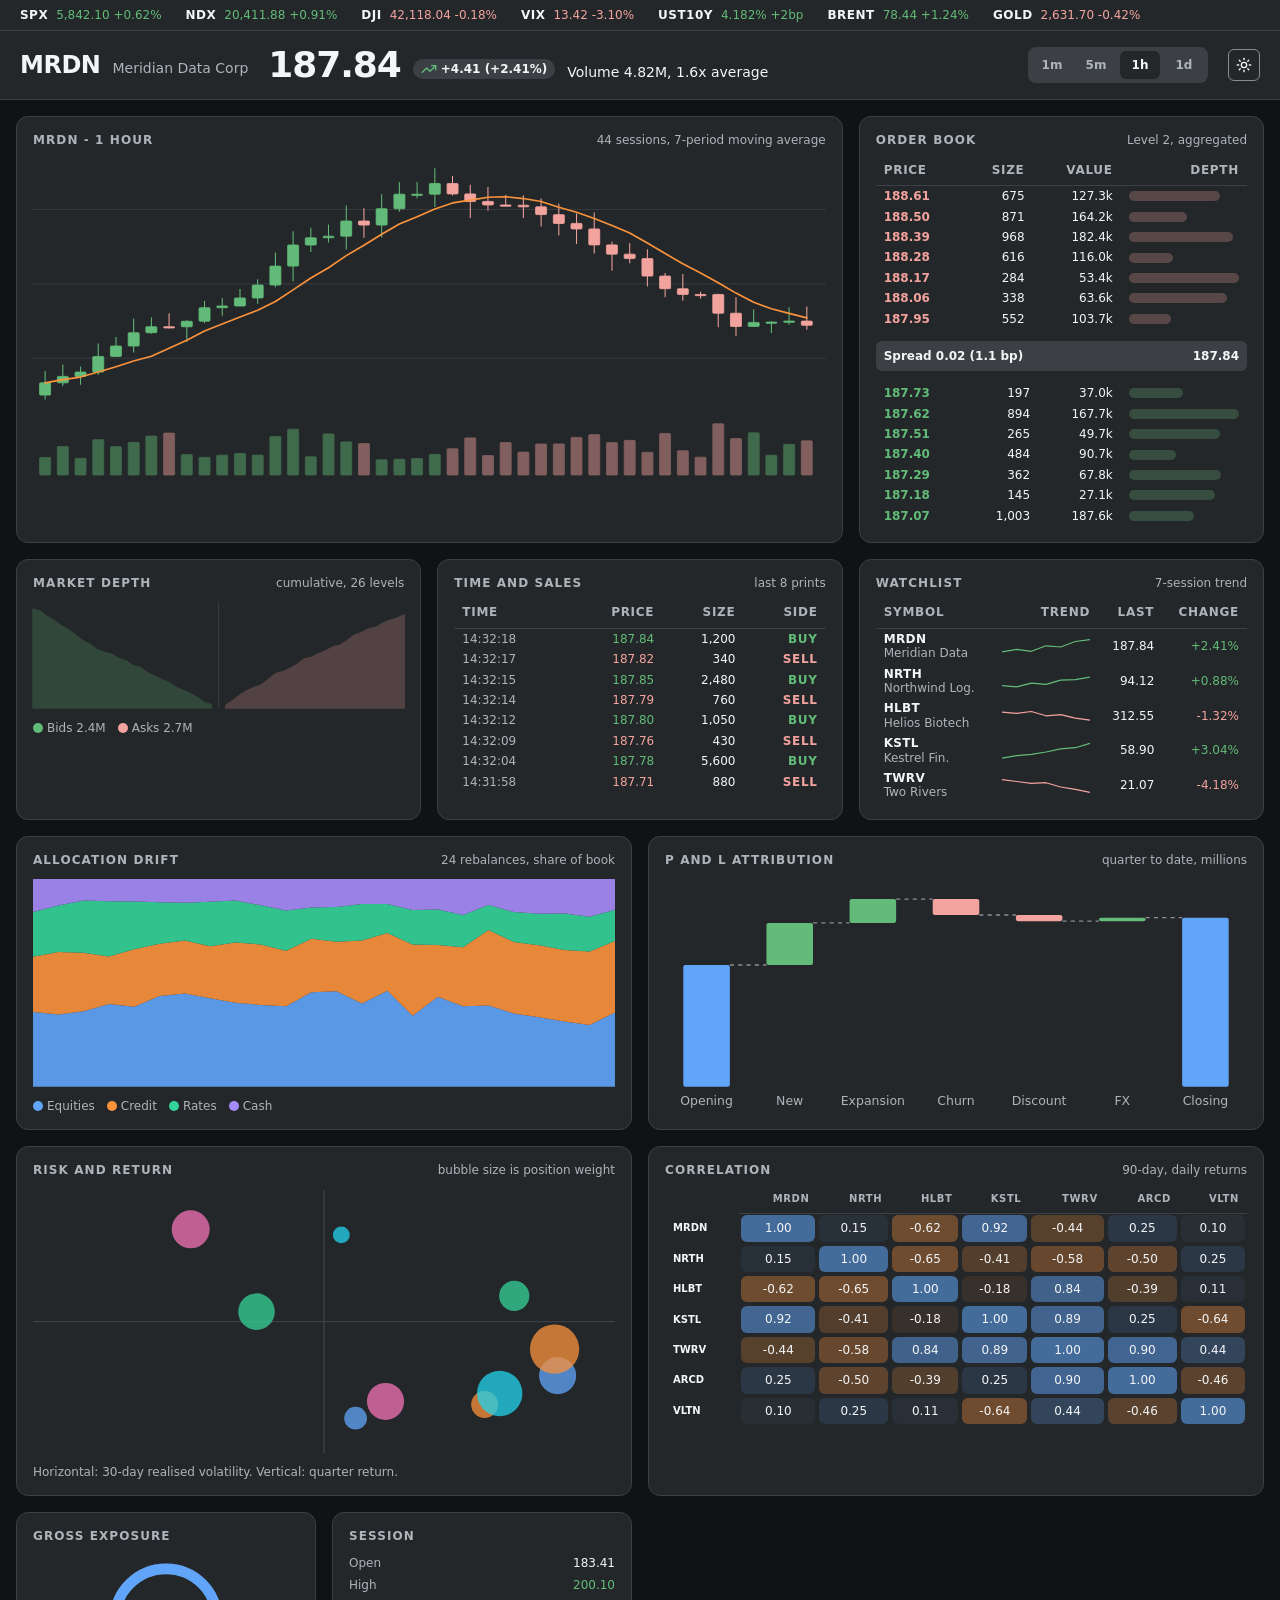
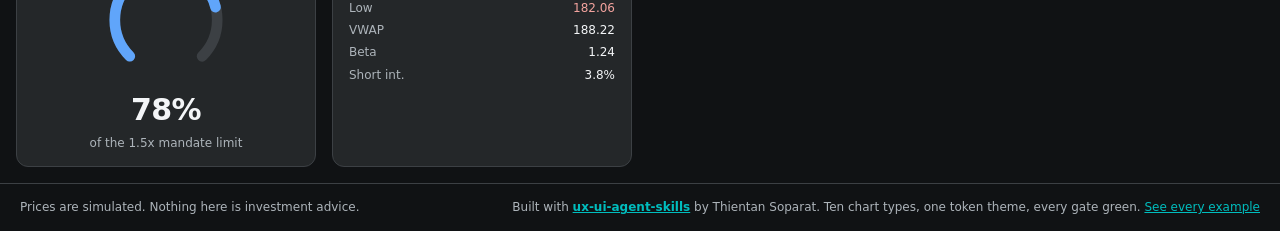
<file: examples/terminal/index.html>
<!doctype html>
<html lang="en" data-theme="dark">
<head>
<meta charset="utf-8" />
<meta name="viewport" content="width=device-width, initial-scale=1" />
<title>Meridian Terminal - trading desk</title>
<meta name="description" content="Ten chart types on one dense trading screen - candlestick, volume, moving average, depth, order book, tape, sparklines, stacked area, waterfall, scatter and a correlation matrix - all token-driven and gate-verified." />
<link rel="stylesheet" href="../brandkit-demo/theme.css" />
<style>
  *{box-sizing:border-box;margin:0}
  html{color-scheme:dark}
  :root[data-theme="light"]{color-scheme:light}
  body{font-family:var(--font-sans);background:var(--color-surface-page);color:var(--color-text-primary);
    line-height:var(--leading-snug);font-size:var(--text-sm);-webkit-font-smoothing:antialiased}
  .ico{inline-size:1rem;block-size:1rem;flex:none;stroke-width:1.75}
  .sr-only{position:absolute;inline-size:1px;block-size:1px;padding:0;margin:-1px;overflow:hidden;clip-path:inset(50%);white-space:nowrap}
  .num{font-variant-numeric:tabular-nums;white-space:nowrap}
  .up{color:var(--color-feedback-success)} .dn{color:var(--color-text-error)}

  /* ticker */
  .ticker{display:flex;gap:var(--space-6);overflow-x:auto;padding:var(--space-2) var(--space-5);
    background:var(--color-surface-card);border-block-end:1px solid var(--color-border-default);font-size:var(--text-xs)}
  .ticker span{display:inline-flex;gap:var(--space-2);white-space:nowrap}
  .ticker{scrollbar-width:thin}
  .ticker b{font-weight:700;letter-spacing:.04em}

  /* head */
  .head{display:flex;align-items:center;gap:var(--space-5);flex-wrap:wrap;min-inline-size:0;
    padding:var(--space-4) var(--space-5);
    background:var(--color-surface-card);border-block-end:1px solid var(--color-border-default)}
  .sym-big{display:flex;align-items:baseline;gap:var(--space-3)}
  .sym-big h1{font-size:var(--text-2xl);letter-spacing:-0.02em}
  .sym-big .co{color:var(--color-text-secondary);font-size:var(--text-sm)}
  .last{display:flex;align-items:baseline;gap:var(--space-3);flex-wrap:wrap;min-inline-size:0}
  .last .p{font-size:var(--text-4xl);font-weight:700;letter-spacing:-0.03em;line-height:1}
  /* success green on the raised surface measured 4.43:1 - four hundredths short.
     The chip text is neutral; the arrow and the sign carry the direction. */
  .chip{display:inline-flex;align-items:center;gap:var(--space-1);padding:.125rem var(--space-2);
    border-radius:var(--radius-pill);background:var(--color-surface-raised);font-weight:600;
    font-size:var(--text-xs);color:var(--color-text-primary)}
  .chip .ico{color:var(--color-feedback-success)}
  .chip.dn .ico{color:var(--color-text-error)}
  .spacer{flex:1}
  .tf{display:flex;gap:var(--space-1);padding:var(--space-1);border-radius:var(--radius-button);background:var(--color-surface-raised)}
  .tf button{min-block-size:1.75rem;min-inline-size:2.5rem;padding-inline:var(--space-2);border:0;border-radius:var(--radius-sm);
    background:transparent;color:var(--color-text-secondary);font:600 var(--text-xs)/1 var(--font-sans);cursor:pointer}
  .tf button[aria-pressed="true"]{background:var(--color-surface-card);color:var(--color-text-primary);box-shadow:var(--shadow-sm)}
  .tf button:hover{color:var(--color-text-primary)}
  .tf button:focus-visible{outline:none;box-shadow:var(--shadow-focus-ring)}
  .iconbtn{display:grid;place-items:center;inline-size:2rem;block-size:2rem;border:1px solid var(--color-border-strong);
    border-radius:var(--radius-sm);background:transparent;color:var(--color-text-primary);cursor:pointer}
  .iconbtn:hover{background:var(--color-surface-raised)}
  .iconbtn:focus-visible{outline:none;box-shadow:var(--shadow-focus-ring)}

  /* board */
  .board{display:grid;gap:var(--space-4);padding:var(--space-4);
    grid-template-columns:repeat(12,minmax(0,1fr))}
  @media (max-width:70rem){.board{grid-template-columns:repeat(6,minmax(0,1fr))}}
  @media (max-width:44rem){.board{grid-template-columns:minmax(0,1fr);padding:var(--space-3)}}
  .panel{background:var(--color-surface-card);border:1px solid var(--color-border-default);
    border-radius:var(--radius-card);padding:var(--space-4);min-inline-size:0;display:grid;gap:var(--space-3);align-content:start}
  .panel > header{display:flex;align-items:baseline;justify-content:space-between;gap:var(--space-3);
    flex-wrap:wrap;min-inline-size:0}
  .panel h2{font-size:var(--text-xs);font-weight:700;letter-spacing:.09em;text-transform:uppercase;color:var(--color-text-secondary)}
  .panel .note{font-size:var(--text-xs);color:var(--color-text-secondary)}
  .c8{grid-column:span 8} .c4{grid-column:span 4} .c6{grid-column:span 6} .c3{grid-column:span 3}
  @media (max-width:70rem){.c8,.c6{grid-column:span 6} .c4,.c3{grid-column:span 3}}
  @media (max-width:44rem){.c8,.c6,.c4,.c3{grid-column:span 1}}

  svg.chart{inline-size:100%;block-size:auto;display:block;overflow:visible}
  .gridline{stroke:var(--color-chart-grid);stroke-width:1}
  .axis-t{fill:var(--color-text-secondary);font-size:.625rem;font-family:var(--font-sans)}

  /* candles */
  .candle.up,.wick.up,.vol.up{fill:var(--color-feedback-success);stroke:var(--color-feedback-success)}
  .candle.dn,.wick.dn,.vol.dn{fill:var(--color-text-error);stroke:var(--color-text-error)}
  .wick{stroke-width:1.25}
  .vol{opacity:.45}
  .ma{fill:none;stroke:var(--color-chart-2);stroke-width:2;stroke-linejoin:round;stroke-linecap:round}

  /* depth */
  .dep-bid{fill:var(--color-feedback-success);opacity:.22;stroke:var(--color-feedback-success);stroke-width:1.5}
  .dep-ask{fill:var(--color-text-error);opacity:.22;stroke:var(--color-text-error);stroke-width:1.5}

  /* tables */
  table{inline-size:100%;border-collapse:collapse;font-size:var(--text-xs)}
  th,td{padding:.1875rem var(--space-2);text-align:end}
  th:first-child,td:first-child{text-align:start}
  thead th{color:var(--color-text-secondary);font-weight:600;letter-spacing:.06em;text-transform:uppercase;
    border-block-end:1px solid var(--color-border-default);padding-block-end:var(--space-2)}
  tbody tr:hover{background:var(--color-surface-raised)}
  .book td.p{font-weight:600}
  .book tr.ask td.p{color:var(--color-text-error)}
  .book tr.bid td.p{color:var(--color-feedback-success)}
  .book td.depth{inline-size:34%;padding-inline-end:0}
  .book td.depth span{display:block;block-size:.625rem;border-radius:var(--radius-sm);
    background:var(--color-surface-raised)}
  .book tr.ask td.depth span{background:color-mix(in oklab, var(--color-text-error) 28%, var(--color-surface-card))}
  .book tr.bid td.depth span{background:color-mix(in oklab, var(--color-feedback-success) 28%, var(--color-surface-card))}
  .spread{display:flex;justify-content:space-between;padding:var(--space-2);border-radius:var(--radius-sm);
    background:var(--color-surface-raised);font-size:var(--text-xs);font-weight:600}
  .side{font-weight:700;letter-spacing:.06em}
  td.t{color:var(--color-text-secondary)}
  .sym{display:block;font-weight:700;letter-spacing:.03em}
  .co{display:block;color:var(--color-text-secondary);font-size:var(--text-xs);font-weight:400;overflow-wrap:anywhere}
  td.spark{inline-size:6.5rem} td.spark svg{inline-size:100%;block-size:auto;display:block}
  /* On a phone the watchlist cannot hold five columns: the sparkline is the one
     that carries no number, and the change column says the same thing in words. */
  @media (max-width:44rem){
    .watch td.spark,.watch th:nth-child(2){display:none}
    .book td.depth{inline-size:22%}
    /* Value is price x size: the two columns that produce it are still there. */
    .book th:nth-child(3),.book td:nth-child(3){display:none}
    /* Tape keeps time, price and side; size is the one a phone can lose. */
    .tape th:nth-child(3),.tape td:nth-child(3){display:none}
    .panel{padding:var(--space-3)}
    th,td{padding-inline:var(--space-1)}
  }

  /* stacked area */
  .stk{opacity:.9}
  .stk.s1{fill:var(--color-chart-1)} .stk.s2{fill:var(--color-chart-2)}
  .stk.s3{fill:var(--color-chart-3)} .stk.s4{fill:var(--color-chart-5)}
  .keys{display:flex;flex-wrap:wrap;gap:var(--space-3);font-size:var(--text-xs);color:var(--color-text-secondary)}
  .keys span{display:inline-flex;align-items:center;gap:var(--space-1)}
  .sw{inline-size:.625rem;block-size:.625rem;border-radius:var(--radius-sm);flex:none}

  /* waterfall */
  .wf.base{fill:var(--color-chart-1)} .wf.up{fill:var(--color-feedback-success)} .wf.dn{fill:var(--color-text-error)}
  .wf-c{stroke:var(--color-border-strong);stroke-width:1;stroke-dasharray:3 3}
  .wf-lab{fill:var(--color-text-secondary);font-size:.5625rem;font-family:var(--font-sans)}

  /* scatter */
  .pt{opacity:.75}
  .pt.c1{fill:var(--color-chart-1)} .pt.c2{fill:var(--color-chart-2)} .pt.c3{fill:var(--color-chart-3)}
  .pt.c4{fill:var(--color-chart-4)} .pt.c5{fill:var(--color-chart-6)}

  /* correlation matrix */
  .matrix{overflow-x:auto}
  .matrix table{min-inline-size:26rem}
  .matrix th{font-size:.625rem}
  .matrix td.cell{position:relative;text-align:center;padding:var(--space-2) var(--space-1);font-variant-numeric:tabular-nums}
  .matrix td.cell::before{content:"";position:absolute;inset:.125rem;border-radius:var(--radius-sm);
    background:color-mix(in oklab, var(--tone) var(--w), transparent)}
  .matrix td.pos{--tone:var(--color-chart-1)}
  .matrix td.neg{--tone:var(--color-chart-2)}
  .matrix td.cell span{position:relative}

  /* gauge */
  .gauge{display:grid;place-items:center;gap:var(--space-2)}
  .gauge .val{font-size:var(--text-3xl);font-weight:700;letter-spacing:-0.02em}
  .g-track{fill:none;stroke:var(--color-chart-track);stroke-width:10;stroke-linecap:round}
  .g-fill{fill:none;stroke:var(--color-chart-1);stroke-width:10;stroke-linecap:round}

  footer{padding:var(--space-4) var(--space-5);border-block-start:1px solid var(--color-border-default);
    color:var(--color-text-secondary);font-size:var(--text-xs);display:flex;gap:var(--space-4);flex-wrap:wrap;
    justify-content:space-between}
  footer a{color:var(--color-text-link)}
  @media (prefers-reduced-motion:reduce){*{animation-duration:1ms !important;transition-duration:1ms !important}} /* ds-allow-hardcode: the reduced-motion reset IS the near-zero duration */
</style>
</head>
<body>

<div class="ticker" aria-label="Market ticker">
  <span><b>SPX</b><span class="num up">5,842.10 +0.62%</span></span>
  <span><b>NDX</b><span class="num up">20,411.88 +0.91%</span></span>
  <span><b>DJI</b><span class="num dn">42,118.04 -0.18%</span></span>
  <span><b>VIX</b><span class="num dn">13.42 -3.10%</span></span>
  <span><b>UST10Y</b><span class="num up">4.182% +2bp</span></span>
  <span><b>BRENT</b><span class="num up">78.44 +1.24%</span></span>
  <span><b>GOLD</b><span class="num dn">2,631.70 -0.42%</span></span>
</div>

<div class="head">
  <div class="sym-big"><h1>MRDN</h1><span class="co">Meridian Data Corp</span></div>
  <div class="last">
    <span class="p num">187.84</span>
    <span class="chip up"><svg class="ico" aria-hidden="true"><use href="#i-trending-up"/></svg>+4.41 (+2.41%)</span>
    <span class="note">Volume 4.82M, 1.6x average</span>
  </div>
  <div class="spacer"></div>
  <div class="tf" role="group" aria-label="Chart interval">
    <button type="button" aria-pressed="false">1m</button>
    <button type="button" aria-pressed="false">5m</button>
    <button type="button" aria-pressed="true">1h</button>
    <button type="button" aria-pressed="false">1d</button>
  </div>
  <button class="iconbtn" type="button" id="themeBtn" aria-pressed="true">
    <svg class="ico" aria-hidden="true"><use href="#i-sun" id="themeUse"/></svg>
    <span class="sr-only" id="themeLabel">Switch to light theme</span>
  </button>
</div>

<div class="board">

  <!-- 1+2+3: candlestick, moving average, volume -->
  <section class="panel c8">
    <header><h2>MRDN - 1 hour</h2><span class="note">44 sessions, 7-period moving average</span></header>
    <svg class="chart" viewBox="0 0 960 300" role="img" aria-labelledby="ohlcT ohlcD" preserveAspectRatio="none">
      <title id="ohlcT">MRDN price, 44 one-hour candles</title>
      <desc id="ohlcD">Range 182.06 to 200.10, closing at 187.84. The seven-period moving average crosses below price near the middle of the window and recovers at the right edge.</desc>
      <line class="gridline" x1="0" y1="60" x2="960" y2="60"/>
      <line class="gridline" x1="0" y1="150" x2="960" y2="150"/>
      <line class="gridline" x1="0" y1="240" x2="960" y2="240"/>
      <line class="wick up" x1="14.7" y1="255.6" x2="14.7" y2="290.0"/><rect class="candle up" x="8.0" y="269.9" width="13.3" height="14.8" rx="1"/>
        <line class="wick up" x1="36.1" y1="247.7" x2="36.1" y2="273.6"/><rect class="candle up" x="29.5" y="262.1" width="13.3" height="7.8" rx="1"/>
        <line class="wick up" x1="57.6" y1="250.1" x2="57.6" y2="272.2"/><rect class="candle up" x="50.9" y="256.8" width="13.3" height="5.4" rx="1"/>
        <line class="wick up" x1="79.0" y1="222.2" x2="79.0" y2="260.5"/><rect class="candle up" x="72.4" y="237.9" width="13.3" height="18.9" rx="1"/>
        <line class="wick up" x1="100.5" y1="214.3" x2="100.5" y2="238.5"/><rect class="candle up" x="93.8" y="225.3" width="13.3" height="12.6" rx="1"/>
        <line class="wick up" x1="121.9" y1="192.1" x2="121.9" y2="233.0"/><rect class="candle up" x="115.3" y="209.2" width="13.3" height="16.1" rx="1"/>
        <line class="wick up" x1="143.4" y1="190.8" x2="143.4" y2="210.5"/><rect class="candle up" x="136.7" y="201.9" width="13.3" height="7.3" rx="1"/>
        <line class="wick dn" x1="164.8" y1="185.7" x2="164.8" y2="204.0"/><rect class="candle dn" x="158.2" y="201.9" width="13.3" height="1.5" rx="1"/>
        <line class="wick up" x1="186.3" y1="194.0" x2="186.3" y2="220.5"/><rect class="candle up" x="179.6" y="195.3" width="13.3" height="6.7" rx="1"/>
        <line class="wick up" x1="207.7" y1="170.6" x2="207.7" y2="197.6"/><rect class="candle up" x="201.1" y="178.9" width="13.3" height="16.3" rx="1"/>
        <line class="wick up" x1="229.2" y1="167.0" x2="229.2" y2="188.6"/><rect class="candle up" x="222.5" y="176.8" width="13.3" height="2.1" rx="1"/>
        <line class="wick up" x1="250.7" y1="156.2" x2="250.7" y2="177.2"/><rect class="candle up" x="244.0" y="167.1" width="13.3" height="9.7" rx="1"/>
        <line class="wick up" x1="272.1" y1="144.4" x2="272.1" y2="174.2"/><rect class="candle up" x="265.5" y="151.4" width="13.3" height="15.7" rx="1"/>
        <line class="wick up" x1="293.6" y1="112.1" x2="293.6" y2="154.1"/><rect class="candle up" x="286.9" y="128.5" width="13.3" height="22.9" rx="1"/>
        <line class="wick up" x1="315.0" y1="86.3" x2="315.0" y2="146.9"/><rect class="candle up" x="308.4" y="103.0" width="13.3" height="25.5" rx="1"/>
        <line class="wick up" x1="336.5" y1="82.0" x2="336.5" y2="111.4"/><rect class="candle up" x="329.8" y="94.2" width="13.3" height="8.8" rx="1"/>
        <line class="wick up" x1="357.9" y1="78.2" x2="357.9" y2="99.9"/><rect class="candle up" x="351.3" y="92.3" width="13.3" height="1.9" rx="1"/>
        <line class="wick up" x1="379.4" y1="55.2" x2="379.4" y2="108.3"/><rect class="candle up" x="372.7" y="73.9" width="13.3" height="18.4" rx="1"/>
        <line class="wick dn" x1="400.8" y1="58.4" x2="400.8" y2="94.1"/><rect class="candle dn" x="394.2" y="73.9" width="13.3" height="4.9" rx="1"/>
        <line class="wick up" x1="422.3" y1="41.4" x2="422.3" y2="94.0"/><rect class="candle up" x="415.6" y="59.0" width="13.3" height="19.8" rx="1"/>
        <line class="wick up" x1="443.7" y1="26.7" x2="443.7" y2="62.6"/><rect class="candle up" x="437.1" y="41.4" width="13.3" height="17.7" rx="1"/>
        <line class="wick up" x1="465.2" y1="26.5" x2="465.2" y2="46.7"/><rect class="candle up" x="458.5" y="41.4" width="13.3" height="1.5" rx="1"/>
        <line class="wick up" x1="486.7" y1="10.0" x2="486.7" y2="56.9"/><rect class="candle up" x="480.0" y="28.5" width="13.3" height="12.9" rx="1"/>
        <line class="wick dn" x1="508.1" y1="19.5" x2="508.1" y2="42.9"/><rect class="candle dn" x="501.5" y="28.5" width="13.3" height="12.6" rx="1"/>
        <line class="wick dn" x1="529.6" y1="29.9" x2="529.6" y2="70.3"/><rect class="candle dn" x="522.9" y="41.1" width="13.3" height="9.2" rx="1"/>
        <line class="wick dn" x1="551.0" y1="32.8" x2="551.0" y2="61.4"/><rect class="candle dn" x="544.4" y="50.2" width="13.3" height="4.2" rx="1"/>
        <line class="wick dn" x1="572.5" y1="42.1" x2="572.5" y2="55.3"/><rect class="candle dn" x="565.8" y="54.5" width="13.3" height="1.5" rx="1"/>
        <line class="wick dn" x1="593.9" y1="42.7" x2="593.9" y2="70.3"/><rect class="candle dn" x="587.3" y="54.8" width="13.3" height="1.9" rx="1"/>
        <line class="wick dn" x1="615.4" y1="46.5" x2="615.4" y2="80.5"/><rect class="candle dn" x="608.7" y="56.7" width="13.3" height="9.4" rx="1"/>
        <line class="wick dn" x1="636.8" y1="52.8" x2="636.8" y2="91.4"/><rect class="candle dn" x="630.2" y="66.2" width="13.3" height="10.7" rx="1"/>
        <line class="wick dn" x1="658.3" y1="64.7" x2="658.3" y2="101.7"/><rect class="candle dn" x="651.6" y="76.8" width="13.3" height="6.7" rx="1"/>
        <line class="wick dn" x1="679.7" y1="63.7" x2="679.7" y2="113.2"/><rect class="candle dn" x="673.1" y="83.5" width="13.3" height="19.3" rx="1"/>
        <line class="wick dn" x1="701.2" y1="99.0" x2="701.2" y2="134.0"/><rect class="candle dn" x="694.5" y="102.8" width="13.3" height="11.2" rx="1"/>
        <line class="wick dn" x1="722.7" y1="100.4" x2="722.7" y2="124.9"/><rect class="candle dn" x="716.0" y="114.0" width="13.3" height="5.4" rx="1"/>
        <line class="wick dn" x1="744.1" y1="108.2" x2="744.1" y2="153.2"/><rect class="candle dn" x="737.5" y="119.4" width="13.3" height="21.2" rx="1"/>
        <line class="wick dn" x1="765.6" y1="136.9" x2="765.6" y2="166.2"/><rect class="candle dn" x="758.9" y="140.6" width="13.3" height="15.3" rx="1"/>
        <line class="wick dn" x1="787.0" y1="138.2" x2="787.0" y2="170.5"/><rect class="candle dn" x="780.4" y="155.9" width="13.3" height="6.9" rx="1"/>
        <line class="wick dn" x1="808.5" y1="159.7" x2="808.5" y2="168.1"/><rect class="candle dn" x="801.8" y="162.8" width="13.3" height="1.5" rx="1"/>
        <line class="wick dn" x1="829.9" y1="161.9" x2="829.9" y2="202.7"/><rect class="candle dn" x="823.3" y="162.8" width="13.3" height="22.8" rx="1"/>
        <line class="wick dn" x1="851.4" y1="166.2" x2="851.4" y2="212.9"/><rect class="candle dn" x="844.7" y="185.6" width="13.3" height="16.0" rx="1"/>
        <line class="wick up" x1="872.8" y1="180.9" x2="872.8" y2="202.4"/><rect class="candle up" x="866.2" y="196.7" width="13.3" height="4.9" rx="1"/>
        <line class="wick up" x1="894.3" y1="195.3" x2="894.3" y2="209.6"/><rect class="candle up" x="887.6" y="196.3" width="13.3" height="1.5" rx="1"/>
        <line class="wick up" x1="915.7" y1="178.4" x2="915.7" y2="199.5"/><rect class="candle up" x="909.1" y="195.1" width="13.3" height="1.5" rx="1"/>
        <line class="wick dn" x1="937.2" y1="177.4" x2="937.2" y2="205.7"/><rect class="candle dn" x="930.5" y="195.1" width="13.3" height="5.1" rx="1"/>
      <polyline class="ma" points="14.7,269.9 36.1,266.0 57.6,262.9 79.0,256.7 100.5,250.4 121.9,243.5 143.4,237.6 164.8,227.9 186.3,218.3 207.7,207.2 229.2,198.5 250.7,190.2 272.1,181.9 293.6,171.4 315.0,157.3 336.5,142.9 357.9,130.5 379.4,115.8 400.8,103.2 422.3,90.0 443.7,77.5 465.2,68.7 486.7,59.3 508.1,52.0 529.6,48.6 551.0,45.1 572.5,44.5 593.9,46.7 615.4,50.3 636.8,57.2 658.3,63.2 679.7,70.8 701.2,79.3 722.7,88.5 744.1,100.5 765.6,113.3 787.0,125.6 808.5,136.9 829.9,148.7 851.4,161.2 872.8,172.3 894.3,180.2 915.7,185.8 937.2,191.2"/>
    </svg>
    <svg class="chart" viewBox="0 0 960 70" role="img" aria-label="Volume per candle, green where the candle closed up" preserveAspectRatio="none" style="block-size:3.5rem">
      <rect class="vol up" x="8.0" y="48.1" width="13.3" height="21.9" rx="1"/>
        <rect class="vol up" x="29.5" y="34.4" width="13.3" height="35.6" rx="1"/>
        <rect class="vol up" x="50.9" y="49.2" width="13.3" height="20.8" rx="1"/>
        <rect class="vol up" x="72.4" y="25.8" width="13.3" height="44.2" rx="1"/>
        <rect class="vol up" x="93.8" y="34.6" width="13.3" height="35.4" rx="1"/>
        <rect class="vol up" x="115.3" y="29.2" width="13.3" height="40.8" rx="1"/>
        <rect class="vol up" x="136.7" y="21.3" width="13.3" height="48.7" rx="1"/>
        <rect class="vol dn" x="158.2" y="17.6" width="13.3" height="52.4" rx="1"/>
        <rect class="vol up" x="179.6" y="44.5" width="13.3" height="25.5" rx="1"/>
        <rect class="vol up" x="201.1" y="47.9" width="13.3" height="22.1" rx="1"/>
        <rect class="vol up" x="222.5" y="45.2" width="13.3" height="24.8" rx="1"/>
        <rect class="vol up" x="244.0" y="43.2" width="13.3" height="26.8" rx="1"/>
        <rect class="vol up" x="265.5" y="45.1" width="13.3" height="24.9" rx="1"/>
        <rect class="vol up" x="286.9" y="21.8" width="13.3" height="48.2" rx="1"/>
        <rect class="vol up" x="308.4" y="12.7" width="13.3" height="57.3" rx="1"/>
        <rect class="vol up" x="329.8" y="47.2" width="13.3" height="22.8" rx="1"/>
        <rect class="vol up" x="351.3" y="18.6" width="13.3" height="51.4" rx="1"/>
        <rect class="vol up" x="372.7" y="28.6" width="13.3" height="41.4" rx="1"/>
        <rect class="vol dn" x="394.2" y="30.7" width="13.3" height="39.3" rx="1"/>
        <rect class="vol up" x="415.6" y="51.0" width="13.3" height="19.0" rx="1"/>
        <rect class="vol up" x="437.1" y="50.3" width="13.3" height="19.7" rx="1"/>
        <rect class="vol up" x="458.5" y="49.4" width="13.3" height="20.6" rx="1"/>
        <rect class="vol up" x="480.0" y="44.2" width="13.3" height="25.8" rx="1"/>
        <rect class="vol dn" x="501.5" y="37.2" width="13.3" height="32.8" rx="1"/>
        <rect class="vol dn" x="522.9" y="23.6" width="13.3" height="46.4" rx="1"/>
        <rect class="vol dn" x="544.4" y="45.6" width="13.3" height="24.4" rx="1"/>
        <rect class="vol dn" x="565.8" y="29.4" width="13.3" height="40.6" rx="1"/>
        <rect class="vol dn" x="587.3" y="41.4" width="13.3" height="28.6" rx="1"/>
        <rect class="vol dn" x="608.7" y="31.3" width="13.3" height="38.7" rx="1"/>
        <rect class="vol dn" x="630.2" y="31.2" width="13.3" height="38.8" rx="1"/>
        <rect class="vol dn" x="651.6" y="23.0" width="13.3" height="47.0" rx="1"/>
        <rect class="vol dn" x="673.1" y="19.5" width="13.3" height="50.5" rx="1"/>
        <rect class="vol dn" x="694.5" y="29.5" width="13.3" height="40.5" rx="1"/>
        <rect class="vol dn" x="716.0" y="26.7" width="13.3" height="43.3" rx="1"/>
        <rect class="vol dn" x="737.5" y="41.7" width="13.3" height="28.3" rx="1"/>
        <rect class="vol dn" x="758.9" y="18.1" width="13.3" height="51.9" rx="1"/>
        <rect class="vol dn" x="780.4" y="39.7" width="13.3" height="30.3" rx="1"/>
        <rect class="vol dn" x="801.8" y="47.7" width="13.3" height="22.3" rx="1"/>
        <rect class="vol dn" x="823.3" y="6.0" width="13.3" height="64.0" rx="1"/>
        <rect class="vol dn" x="844.7" y="24.5" width="13.3" height="45.5" rx="1"/>
        <rect class="vol up" x="866.2" y="17.3" width="13.3" height="52.7" rx="1"/>
        <rect class="vol up" x="887.6" y="45.3" width="13.3" height="24.7" rx="1"/>
        <rect class="vol up" x="909.1" y="31.7" width="13.3" height="38.3" rx="1"/>
        <rect class="vol dn" x="930.5" y="27.3" width="13.3" height="42.7" rx="1"/>
    </svg>
  </section>

  <!-- 4: order book with depth bars -->
  <section class="panel c4">
    <header><h2>Order book</h2><span class="note">Level 2, aggregated</span></header>
    <table class="book">
      <caption class="sr-only">Order book: seven asks above the spread, seven bids below</caption>
      <thead><tr><th scope="col">Price</th><th scope="col">Size</th><th scope="col">Value</th><th scope="col">Depth</th></tr></thead>
      <tbody>
            <tr class="ask"><td class="num p">188.61</td><td class="num">675</td><td class="num">127.3k</td><td class="depth"><span style="inline-size:77%"></span></td></tr>
            <tr class="ask"><td class="num p">188.50</td><td class="num">871</td><td class="num">164.2k</td><td class="depth"><span style="inline-size:49%"></span></td></tr>
            <tr class="ask"><td class="num p">188.39</td><td class="num">968</td><td class="num">182.4k</td><td class="depth"><span style="inline-size:88%"></span></td></tr>
            <tr class="ask"><td class="num p">188.28</td><td class="num">616</td><td class="num">116.0k</td><td class="depth"><span style="inline-size:37%"></span></td></tr>
            <tr class="ask"><td class="num p">188.17</td><td class="num">284</td><td class="num">53.4k</td><td class="depth"><span style="inline-size:93%"></span></td></tr>
            <tr class="ask"><td class="num p">188.06</td><td class="num">338</td><td class="num">63.6k</td><td class="depth"><span style="inline-size:83%"></span></td></tr>
            <tr class="ask"><td class="num p">187.95</td><td class="num">552</td><td class="num">103.7k</td><td class="depth"><span style="inline-size:36%"></span></td></tr>
            
      </tbody>
    </table>
    <p class="spread"><span>Spread 0.02 (1.1 bp)</span><span class="num">187.84</span></p>
    <table class="book">
      <caption class="sr-only">Bid side</caption>
      <tbody>
            <tr class="bid"><td class="num p">187.73</td><td class="num">197</td><td class="num">37.0k</td><td class="depth"><span style="inline-size:46%"></span></td></tr>
            <tr class="bid"><td class="num p">187.62</td><td class="num">894</td><td class="num">167.7k</td><td class="depth"><span style="inline-size:93%"></span></td></tr>
            <tr class="bid"><td class="num p">187.51</td><td class="num">265</td><td class="num">49.7k</td><td class="depth"><span style="inline-size:77%"></span></td></tr>
            <tr class="bid"><td class="num p">187.40</td><td class="num">484</td><td class="num">90.7k</td><td class="depth"><span style="inline-size:40%"></span></td></tr>
            <tr class="bid"><td class="num p">187.29</td><td class="num">362</td><td class="num">67.8k</td><td class="depth"><span style="inline-size:78%"></span></td></tr>
            <tr class="bid"><td class="num p">187.18</td><td class="num">145</td><td class="num">27.1k</td><td class="depth"><span style="inline-size:73%"></span></td></tr>
            <tr class="bid"><td class="num p">187.07</td><td class="num">1,003</td><td class="num">187.6k</td><td class="depth"><span style="inline-size:55%"></span></td></tr>
      </tbody>
    </table>
  </section>

  <!-- 5: depth chart -->
  <section class="panel c4">
    <header><h2>Market depth</h2><span class="note">cumulative, 26 levels</span></header>
    <svg class="chart" viewBox="0 0 420 120" role="img" aria-label="Cumulative market depth: bid side rising to the left of the mid price, ask side to the right, asks slightly heavier">
      <path class="dep-bid" d="M 201.9,120 L 201.9,116.3 L 193.8,113.8 L 185.8,108.1 L 177.7,103.4 L 169.6,100.0 L 161.5,96.5 L 153.5,90.9 L 145.4,87.8 L 137.3,83.7 L 129.2,80.1 L 121.2,73.8 L 113.1,72.1 L 105.0,66.2 L 96.9,63.9 L 88.8,58.9 L 80.8,57.0 L 72.7,54.2 L 64.6,47.9 L 56.5,43.9 L 48.5,37.9 L 40.4,31.4 L 32.3,27.3 L 24.2,20.9 L 16.2,16.6 L 8.1,10.6 L 0.0,8.0 L 0.0,120 Z"/>
      <path class="dep-ask" d="M 218.1,120 L 218.1,116.9 L 226.2,111.1 L 234.2,104.9 L 242.3,100.1 L 250.4,96.6 L 258.5,93.7 L 266.5,87.4 L 274.6,81.0 L 282.7,78.9 L 290.8,75.1 L 298.8,70.5 L 306.9,64.3 L 315.0,62.6 L 323.1,58.4 L 331.2,55.2 L 339.2,50.8 L 347.3,48.9 L 355.4,43.7 L 363.5,37.4 L 371.5,34.7 L 379.6,30.4 L 387.7,28.6 L 395.8,24.0 L 403.8,20.6 L 411.9,18.3 L 420.0,14.8 L 420.0,120 Z"/>
      <line class="gridline" x1="210" y1="0" x2="210" y2="120"/>
    </svg>
    <p class="keys"><span><i class="sw" style="background:var(--color-feedback-success)"></i>Bids 2.4M</span>
      <span><i class="sw" style="background:var(--color-text-error)"></i>Asks 2.7M</span></p>
  </section>

  <!-- 6: time and sales -->
  <section class="panel c4 tape">
    <header><h2>Time and sales</h2><span class="note">last 8 prints</span></header>
    <table>
      <caption class="sr-only">Recent trades</caption>
      <thead><tr><th scope="col">Time</th><th scope="col">Price</th><th scope="col">Size</th><th scope="col">Side</th></tr></thead>
      <tbody>
            <tr><td class="num t">14:32:18</td><td class="num up">187.84</td><td class="num">1,200</td><td class="side up">BUY</td></tr>
            <tr><td class="num t">14:32:17</td><td class="num dn">187.82</td><td class="num">340</td><td class="side dn">SELL</td></tr>
            <tr><td class="num t">14:32:15</td><td class="num up">187.85</td><td class="num">2,480</td><td class="side up">BUY</td></tr>
            <tr><td class="num t">14:32:14</td><td class="num dn">187.79</td><td class="num">760</td><td class="side dn">SELL</td></tr>
            <tr><td class="num t">14:32:12</td><td class="num up">187.80</td><td class="num">1,050</td><td class="side up">BUY</td></tr>
            <tr><td class="num t">14:32:09</td><td class="num dn">187.76</td><td class="num">430</td><td class="side dn">SELL</td></tr>
            <tr><td class="num t">14:32:04</td><td class="num up">187.78</td><td class="num">5,600</td><td class="side up">BUY</td></tr>
            <tr><td class="num t">14:31:58</td><td class="num dn">187.71</td><td class="num">880</td><td class="side dn">SELL</td></tr>
      </tbody>
    </table>
  </section>

  <!-- 7: watchlist sparklines -->
  <section class="panel c4 watch">
    <header><h2>Watchlist</h2><span class="note">7-session trend</span></header>
    <table>
      <caption class="sr-only">Watchlist with seven-session trend, last price and change</caption>
      <thead><tr><th scope="col">Symbol</th><th scope="col">Trend</th><th scope="col">Last</th><th scope="col">Change</th></tr></thead>
      <tbody>
            <tr><th scope="row"><span class="sym">MRDN</span><span class="co">Meridian Data</span></th><td class="spark"><svg viewBox="0 0 144 32" role="img" aria-label="Meridian Data seven session trend, rising"><polyline fill="none" stroke="var(--color-feedback-success)" stroke-width="2" stroke-linecap="round" stroke-linejoin="round" points="0,26 24,22 48,25 72,16 96,18 120,9 144,6"/></svg></td><td class="num">187.84</td><td class="num up">+2.41%</td></tr>
            <tr><th scope="row"><span class="sym">NRTH</span><span class="co">Northwind Log.</span></th><td class="spark"><svg viewBox="0 0 144 32" role="img" aria-label="Northwind Log. seven session trend, rising"><polyline fill="none" stroke="var(--color-feedback-success)" stroke-width="2" stroke-linecap="round" stroke-linejoin="round" points="0,24 24,26 48,20 72,22 96,15 120,14 144,10"/></svg></td><td class="num">94.12</td><td class="num up">+0.88%</td></tr>
            <tr><th scope="row"><span class="sym">HLBT</span><span class="co">Helios Biotech</span></th><td class="spark"><svg viewBox="0 0 144 32" role="img" aria-label="Helios Biotech seven session trend, falling"><polyline fill="none" stroke="var(--color-text-error)" stroke-width="2" stroke-linecap="round" stroke-linejoin="round" points="0,10 24,12 48,9 72,16 96,14 120,20 144,23"/></svg></td><td class="num">312.55</td><td class="num dn">-1.32%</td></tr>
            <tr><th scope="row"><span class="sym">KSTL</span><span class="co">Kestrel Fin.</span></th><td class="spark"><svg viewBox="0 0 144 32" role="img" aria-label="Kestrel Fin. seven session trend, rising"><polyline fill="none" stroke="var(--color-feedback-success)" stroke-width="2" stroke-linecap="round" stroke-linejoin="round" points="0,28 24,24 48,22 72,18 96,13 120,11 144,4"/></svg></td><td class="num">58.90</td><td class="num up">+3.04%</td></tr>
            <tr><th scope="row"><span class="sym">TWRV</span><span class="co">Two Rivers</span></th><td class="spark"><svg viewBox="0 0 144 32" role="img" aria-label="Two Rivers seven session trend, falling"><polyline fill="none" stroke="var(--color-text-error)" stroke-width="2" stroke-linecap="round" stroke-linejoin="round" points="0,6 24,9 48,12 72,11 96,18 120,22 144,27"/></svg></td><td class="num">21.07</td><td class="num dn">-4.18%</td></tr>
      </tbody>
    </table>
  </section>

  <!-- 8: stacked area allocation -->
  <section class="panel c6">
    <header><h2>Allocation drift</h2><span class="note">24 rebalances, share of book</span></header>
    <svg class="chart" viewBox="0 0 420 150" role="img" aria-label="Stacked area of portfolio allocation across four sleeves over 24 rebalances. Equities hold roughly half, credit grows, cash shrinks.">
          <path class="stk s1" d="M 0.0,95.9 L 18.3,97.7 L 36.5,95.5 L 54.8,90.3 L 73.0,92.2 L 91.3,84.4 L 109.6,82.6 L 127.8,86.1 L 146.1,89.4 L 164.3,90.9 L 182.6,91.9 L 200.9,81.7 L 219.1,81.0 L 237.4,89.9 L 255.7,80.6 L 273.9,98.7 L 292.2,84.9 L 310.4,91.9 L 328.7,91.3 L 347.0,97.0 L 365.2,99.7 L 383.5,102.9 L 401.7,105.4 L 420.0,96.3 L 420.0,150.0 L 401.7,150.0 L 383.5,150.0 L 365.2,150.0 L 347.0,150.0 L 328.7,150.0 L 310.4,150.0 L 292.2,150.0 L 273.9,150.0 L 255.7,150.0 L 237.4,150.0 L 219.1,150.0 L 200.9,150.0 L 182.6,150.0 L 164.3,150.0 L 146.1,150.0 L 127.8,150.0 L 109.6,150.0 L 91.3,150.0 L 73.0,150.0 L 54.8,150.0 L 36.5,150.0 L 18.3,150.0 L 0.0,150.0 Z"/>
          <path class="stk s2" d="M 0.0,56.2 L 18.3,52.6 L 36.5,53.2 L 54.8,56.0 L 73.0,50.7 L 91.3,46.8 L 109.6,44.4 L 127.8,48.5 L 146.1,45.8 L 164.3,47.2 L 182.6,51.7 L 200.9,43.2 L 219.1,45.2 L 237.4,44.4 L 255.7,38.9 L 273.9,47.3 L 292.2,47.7 L 310.4,49.2 L 328.7,36.8 L 347.0,45.5 L 365.2,47.9 L 383.5,51.3 L 401.7,52.3 L 420.0,44.8 L 420.0,96.3 L 401.7,105.4 L 383.5,102.9 L 365.2,99.7 L 347.0,97.0 L 328.7,91.3 L 310.4,91.9 L 292.2,84.9 L 273.9,98.7 L 255.7,80.6 L 237.4,89.9 L 219.1,81.0 L 200.9,81.7 L 182.6,91.9 L 164.3,90.9 L 146.1,89.4 L 127.8,86.1 L 109.6,82.6 L 91.3,84.4 L 73.0,92.2 L 54.8,90.3 L 36.5,95.5 L 18.3,97.7 L 0.0,95.9 Z"/>
          <path class="stk s3" d="M 0.0,23.8 L 18.3,19.1 L 36.5,15.5 L 54.8,16.1 L 73.0,16.3 L 91.3,16.7 L 109.6,17.2 L 127.8,16.4 L 146.1,15.5 L 164.3,19.0 L 182.6,22.8 L 200.9,20.6 L 219.1,20.2 L 237.4,18.0 L 255.7,18.1 L 273.9,22.4 L 292.2,22.1 L 310.4,26.0 L 328.7,18.8 L 347.0,23.8 L 365.2,25.1 L 383.5,24.9 L 401.7,27.3 L 420.0,22.2 L 420.0,44.8 L 401.7,52.3 L 383.5,51.3 L 365.2,47.9 L 347.0,45.5 L 328.7,36.8 L 310.4,49.2 L 292.2,47.7 L 273.9,47.3 L 255.7,38.9 L 237.4,44.4 L 219.1,45.2 L 200.9,43.2 L 182.6,51.7 L 164.3,47.2 L 146.1,45.8 L 127.8,48.5 L 109.6,44.4 L 91.3,46.8 L 73.0,50.7 L 54.8,56.0 L 36.5,53.2 L 18.3,52.6 L 0.0,56.2 Z"/>
          <path class="stk s4" d="M 0.0,0.0 L 18.3,-0.0 L 36.5,0.0 L 54.8,0.0 L 73.0,0.0 L 91.3,0.0 L 109.6,0.0 L 127.8,0.0 L 146.1,0.0 L 164.3,0.0 L 182.6,0.0 L 200.9,0.0 L 219.1,0.0 L 237.4,0.0 L 255.7,-0.0 L 273.9,0.0 L 292.2,0.0 L 310.4,0.0 L 328.7,0.0 L 347.0,0.0 L 365.2,0.0 L 383.5,0.0 L 401.7,0.0 L 420.0,0.0 L 420.0,22.2 L 401.7,27.3 L 383.5,24.9 L 365.2,25.1 L 347.0,23.8 L 328.7,18.8 L 310.4,26.0 L 292.2,22.1 L 273.9,22.4 L 255.7,18.1 L 237.4,18.0 L 219.1,20.2 L 200.9,20.6 L 182.6,22.8 L 164.3,19.0 L 146.1,15.5 L 127.8,16.4 L 109.6,17.2 L 91.3,16.7 L 73.0,16.3 L 54.8,16.1 L 36.5,15.5 L 18.3,19.1 L 0.0,23.8 Z"/>
    </svg>
    <p class="keys">
      <span><i class="sw" style="background:var(--color-chart-1)"></i>Equities</span>
      <span><i class="sw" style="background:var(--color-chart-2)"></i>Credit</span>
      <span><i class="sw" style="background:var(--color-chart-3)"></i>Rates</span>
      <span><i class="sw" style="background:var(--color-chart-5)"></i>Cash</span>
    </p>
  </section>

  <!-- 9: waterfall -->
  <section class="panel c6">
    <header><h2>P and L attribution</h2><span class="note">quarter to date, millions</span></header>
    <svg class="chart" viewBox="0 0 420 168" role="img" aria-label="Waterfall from 4.20 million opening to 5.83 million closing: new business adds 1.45, expansion 0.82, churn removes 0.55, discounting 0.21, foreign exchange adds 0.12">
          <line class="wf-c" x1="46.8" y1="62.1" x2="73.2" y2="62.1"/>
          <line class="wf-c" x1="106.8" y1="31.7" x2="133.2" y2="31.7"/>
          <line class="wf-c" x1="166.8" y1="14.5" x2="193.2" y2="14.5"/>
          <line class="wf-c" x1="226.8" y1="26.0" x2="253.2" y2="26.0"/>
          <line class="wf-c" x1="286.8" y1="30.4" x2="313.2" y2="30.4"/>
          <line class="wf-c" x1="346.8" y1="27.9" x2="373.2" y2="27.9"/>
          <rect class="wf base" x="13.2" y="62.1" width="33.6" height="87.9" rx="1.5"/>
          <rect class="wf up" x="73.2" y="31.7" width="33.6" height="30.4" rx="1.5"/>
          <rect class="wf up" x="133.2" y="14.5" width="33.6" height="17.2" rx="1.5"/>
          <rect class="wf dn" x="193.2" y="14.5" width="33.6" height="11.5" rx="1.5"/>
          <rect class="wf dn" x="253.2" y="26.0" width="33.6" height="4.4" rx="1.5"/>
          <rect class="wf up" x="313.2" y="27.9" width="33.6" height="2.5" rx="1.5"/>
          <rect class="wf base" x="373.2" y="27.9" width="33.6" height="122.1" rx="1.5"/>
          <text class="wf-lab" x="30.0" y="163.0" text-anchor="middle">Opening</text>
          <text class="wf-lab" x="90.0" y="163.0" text-anchor="middle">New</text>
          <text class="wf-lab" x="150.0" y="163.0" text-anchor="middle">Expansion</text>
          <text class="wf-lab" x="210.0" y="163.0" text-anchor="middle">Churn</text>
          <text class="wf-lab" x="270.0" y="163.0" text-anchor="middle">Discount</text>
          <text class="wf-lab" x="330.0" y="163.0" text-anchor="middle">FX</text>
          <text class="wf-lab" x="390.0" y="163.0" text-anchor="middle">Closing</text>
    </svg>
  </section>

  <!-- 10: scatter / bubble -->
  <section class="panel c6">
    <header><h2>Risk and return</h2><span class="note">bubble size is position weight</span></header>
    <svg class="chart" viewBox="0 0 420 190" role="img" aria-label="Bubble chart of ten positions plotted by realised volatility against return, sized by weight. The largest position sits mid-risk, mid-return.">
      <line class="gridline" x1="0" y1="95" x2="420" y2="95"/>
      <line class="gridline" x1="210" y1="0" x2="210" y2="190"/>
          <circle class="pt c1" cx="378.6" cy="134.0" r="13.4"><title>MRDN</title></circle>
          <circle class="pt c2" cx="325.9" cy="154.8" r="9.7"><title>NRTH</title></circle>
          <circle class="pt c3" cx="161.3" cy="87.8" r="13.2"><title>HLBT</title></circle>
          <circle class="pt c4" cx="113.8" cy="28.4" r="13.7"><title>KSTL</title></circle>
          <circle class="pt c5" cx="222.5" cy="32.4" r="6.1"><title>TWRV</title></circle>
          <circle class="pt c1" cx="232.8" cy="164.7" r="8.2"><title>ARCD</title></circle>
          <circle class="pt c2" cx="376.4" cy="114.8" r="17.8"><title>VLTN</title></circle>
          <circle class="pt c3" cx="347.3" cy="76.4" r="10.9"><title>QSTR</title></circle>
          <circle class="pt c4" cx="254.4" cy="152.6" r="13.4"><title>PRSM</title></circle>
          <circle class="pt c5" cx="336.8" cy="146.8" r="16.4"><title>LMND</title></circle>
    </svg>
    <p class="note">Horizontal: 30-day realised volatility. Vertical: quarter return.</p>
  </section>

  <!-- 11: correlation matrix -->
  <section class="panel c6">
    <header><h2>Correlation</h2><span class="note">90-day, daily returns</span></header>
    <div class="matrix">
      <table>
        <caption class="sr-only">Correlation matrix across seven holdings</caption>
        <thead><tr><td></td><th scope="col">MRDN</th><th scope="col">NRTH</th><th scope="col">HLBT</th><th scope="col">KSTL</th><th scope="col">TWRV</th><th scope="col">ARCD</th><th scope="col">VLTN</th></tr></thead>
        <tbody>
              <tr><th scope="row">MRDN</th><td class="cell pos" style="--w:55%"><span>1.00</span></td><td class="cell pos" style="--w:8%"><span>0.15</span></td><td class="cell neg" style="--w:34%"><span>-0.62</span></td><td class="cell pos" style="--w:50%"><span>0.92</span></td><td class="cell neg" style="--w:24%"><span>-0.44</span></td><td class="cell pos" style="--w:13%"><span>0.25</span></td><td class="cell pos" style="--w:5%"><span>0.10</span></td></tr>
              <tr><th scope="row">NRTH</th><td class="cell pos" style="--w:8%"><span>0.15</span></td><td class="cell pos" style="--w:55%"><span>1.00</span></td><td class="cell neg" style="--w:35%"><span>-0.65</span></td><td class="cell neg" style="--w:22%"><span>-0.41</span></td><td class="cell neg" style="--w:31%"><span>-0.58</span></td><td class="cell neg" style="--w:27%"><span>-0.50</span></td><td class="cell pos" style="--w:13%"><span>0.25</span></td></tr>
              <tr><th scope="row">HLBT</th><td class="cell neg" style="--w:34%"><span>-0.62</span></td><td class="cell neg" style="--w:35%"><span>-0.65</span></td><td class="cell pos" style="--w:55%"><span>1.00</span></td><td class="cell neg" style="--w:9%"><span>-0.18</span></td><td class="cell pos" style="--w:46%"><span>0.84</span></td><td class="cell neg" style="--w:21%"><span>-0.39</span></td><td class="cell pos" style="--w:6%"><span>0.11</span></td></tr>
              <tr><th scope="row">KSTL</th><td class="cell pos" style="--w:50%"><span>0.92</span></td><td class="cell neg" style="--w:22%"><span>-0.41</span></td><td class="cell neg" style="--w:9%"><span>-0.18</span></td><td class="cell pos" style="--w:55%"><span>1.00</span></td><td class="cell pos" style="--w:48%"><span>0.89</span></td><td class="cell pos" style="--w:13%"><span>0.25</span></td><td class="cell neg" style="--w:35%"><span>-0.64</span></td></tr>
              <tr><th scope="row">TWRV</th><td class="cell neg" style="--w:24%"><span>-0.44</span></td><td class="cell neg" style="--w:31%"><span>-0.58</span></td><td class="cell pos" style="--w:46%"><span>0.84</span></td><td class="cell pos" style="--w:48%"><span>0.89</span></td><td class="cell pos" style="--w:55%"><span>1.00</span></td><td class="cell pos" style="--w:49%"><span>0.90</span></td><td class="cell pos" style="--w:24%"><span>0.44</span></td></tr>
              <tr><th scope="row">ARCD</th><td class="cell pos" style="--w:13%"><span>0.25</span></td><td class="cell neg" style="--w:27%"><span>-0.50</span></td><td class="cell neg" style="--w:21%"><span>-0.39</span></td><td class="cell pos" style="--w:13%"><span>0.25</span></td><td class="cell pos" style="--w:49%"><span>0.90</span></td><td class="cell pos" style="--w:55%"><span>1.00</span></td><td class="cell neg" style="--w:25%"><span>-0.46</span></td></tr>
              <tr><th scope="row">VLTN</th><td class="cell pos" style="--w:5%"><span>0.10</span></td><td class="cell pos" style="--w:13%"><span>0.25</span></td><td class="cell pos" style="--w:6%"><span>0.11</span></td><td class="cell neg" style="--w:35%"><span>-0.64</span></td><td class="cell pos" style="--w:24%"><span>0.44</span></td><td class="cell neg" style="--w:25%"><span>-0.46</span></td><td class="cell pos" style="--w:55%"><span>1.00</span></td></tr>
        </tbody>
      </table>
    </div>
  </section>

  <!-- 12: radial gauge -->
  <section class="panel c3">
    <header><h2>Gross exposure</h2></header>
    <div class="gauge">
      <svg class="chart" viewBox="0 0 120 120" role="img" aria-label="Gross exposure at 78 percent of the mandate limit" style="max-inline-size:8rem">
        <circle class="g-track" cx="60" cy="60" r="48" stroke-dasharray="226 302" transform="rotate(135 60 60)"/>
        <circle class="g-fill" cx="60" cy="60" r="48" stroke-dasharray="176 302" transform="rotate(135 60 60)"/>
      </svg>
      <p class="val num">78%</p>
      <p class="note">of the 1.5x mandate limit</p>
    </div>
  </section>

  <section class="panel c3">
    <header><h2>Session</h2></header>
    <dl style="display:grid;grid-template-columns:auto auto;gap:var(--space-2) var(--space-4);font-size:var(--text-xs);margin:0">
      <dt style="color:var(--color-text-secondary)">Open</dt><dd class="num" style="margin:0;text-align:end">183.41</dd>
      <dt style="color:var(--color-text-secondary)">High</dt><dd class="num up" style="margin:0;text-align:end">200.10</dd>
      <dt style="color:var(--color-text-secondary)">Low</dt><dd class="num dn" style="margin:0;text-align:end">182.06</dd>
      <dt style="color:var(--color-text-secondary)">VWAP</dt><dd class="num" style="margin:0;text-align:end">188.22</dd>
      <dt style="color:var(--color-text-secondary)">Beta</dt><dd class="num" style="margin:0;text-align:end">1.24</dd>
      <dt style="color:var(--color-text-secondary)">Short int.</dt><dd class="num" style="margin:0;text-align:end">3.8%</dd>
    </dl>
  </section>
</div>

<footer>
  <span>Prices are simulated. Nothing here is investment advice.</span>
  <span>Built with <a href="https://github.com/plugin87/ux-ui-agent-skills"><strong>ux-ui-agent-skills</strong></a>
    by Thientan Soparat. Ten chart types, one token theme, every gate green.
    <a href="../index.html">See every example</a></span>
</footer>

<script src="../component-states/icons.js"></script>
<script>
  const btn = document.getElementById('themeBtn');
  const use = document.getElementById('themeUse');
  const label = document.getElementById('themeLabel');
  btn.addEventListener('click', () => {
    const dark = document.documentElement.getAttribute('data-theme') !== 'light';
    document.documentElement.setAttribute('data-theme', dark ? 'light' : 'dark');
    btn.setAttribute('aria-pressed', String(!dark));
    use.setAttribute('href', dark ? '#i-moon' : '#i-sun');
    label.textContent = dark ? 'Switch to dark theme' : 'Switch to light theme';
  });
  document.querySelectorAll('.tf button').forEach((b) => {
    b.addEventListener('click', () => {
      document.querySelectorAll('.tf button').forEach(o => o.setAttribute('aria-pressed', String(o === b)));
    });
  });
</script>
</body>
</html>
</file>
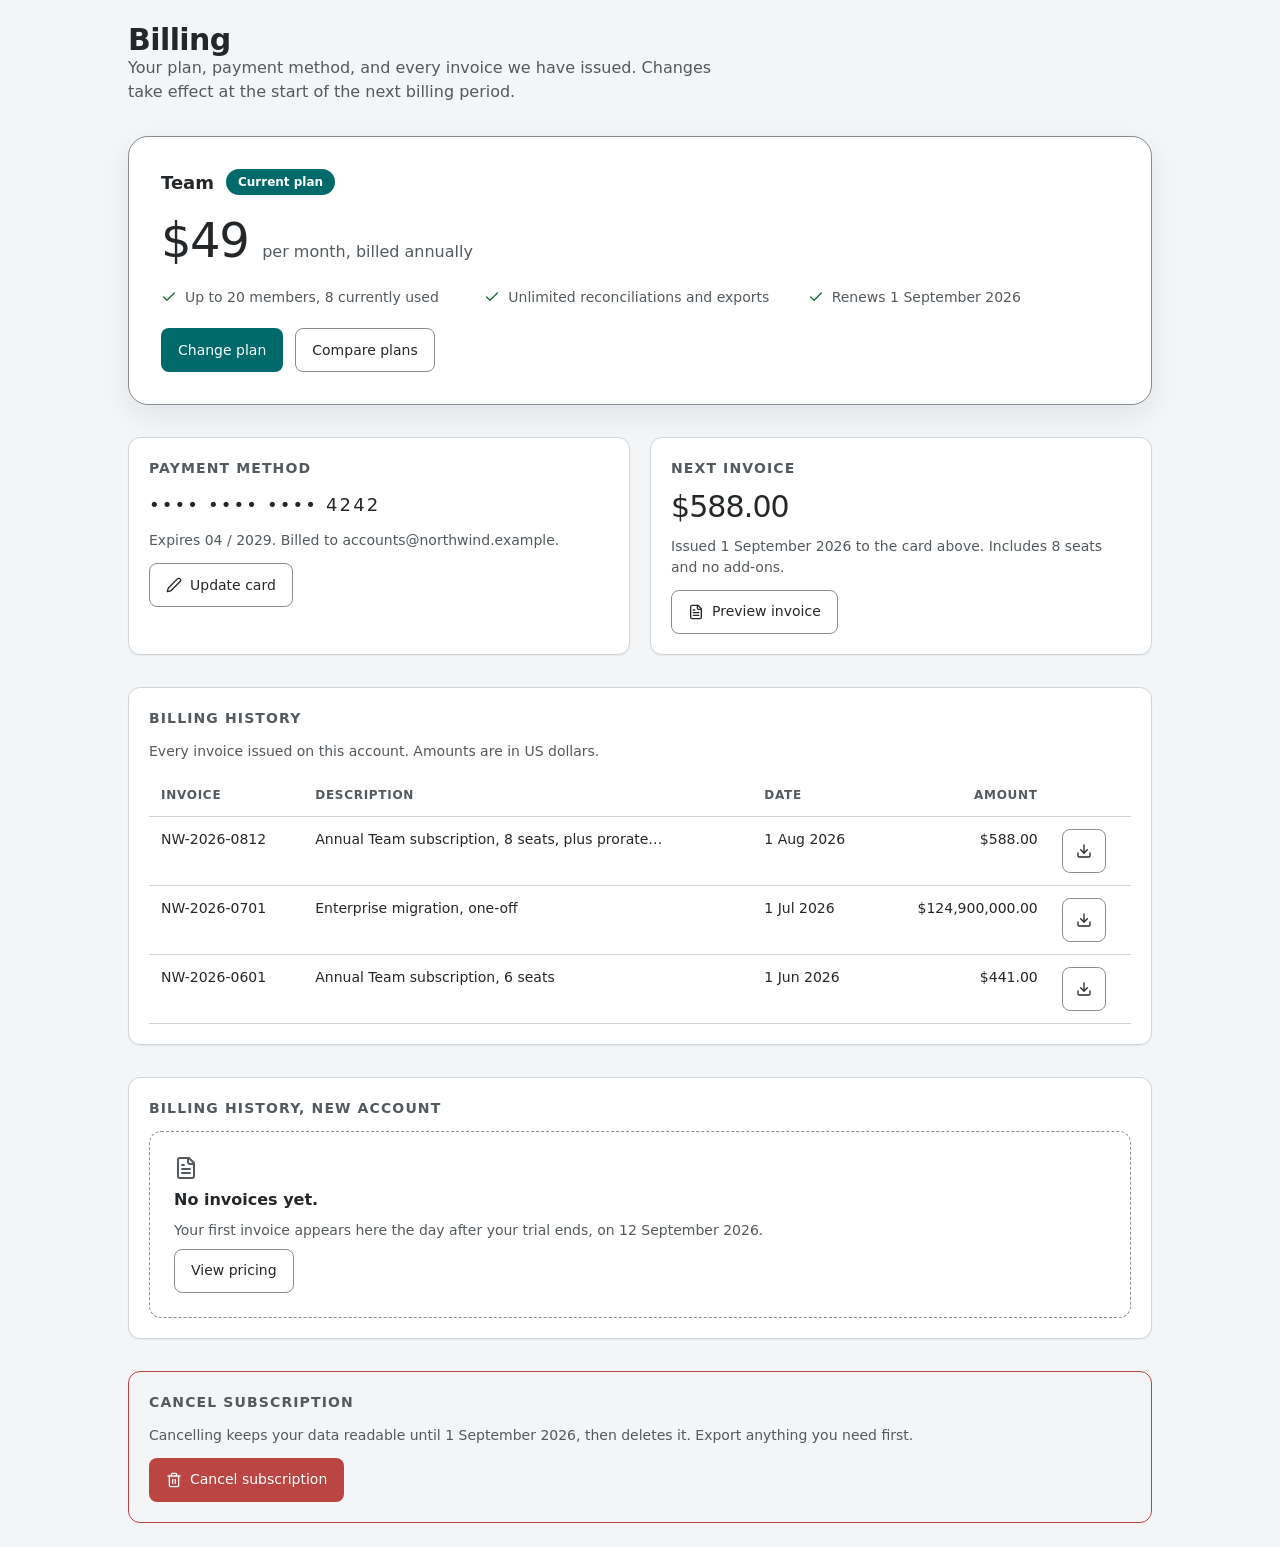
<file: evals/out/billing-settings/index.html>
<!doctype html>
<html lang="en" data-theme="light">
<head>
<meta charset="utf-8" />
<meta name="viewport" content="width=device-width, initial-scale=1" />
<title>Billing - Northwind</title>
<link rel="stylesheet" href="../../../examples/brandkit-demo/theme.css" />
<style>
  *{box-sizing:border-box;margin:0}
  body{font-family:var(--font-sans);background:var(--color-surface-page);color:var(--color-text-primary);
    line-height:var(--leading-normal);padding:var(--space-6)}
  .page{max-inline-size:64rem;margin-inline:auto;display:grid;grid-template-columns:minmax(0,1fr);gap:var(--space-8)}
  .lede{color:var(--color-text-secondary);max-inline-size:60ch}
  h1{font-size:var(--text-3xl);line-height:var(--leading-tight);letter-spacing:-0.02em}
  h2{font-size:var(--text-lg);line-height:var(--leading-snug)}
  h3{font-size:var(--text-sm);font-weight:600;color:var(--color-text-secondary);
    text-transform:uppercase;letter-spacing:0.08em}

  /* One loud panel, then quieter ones: the plan is the focal point of this page. */
  .plan{background:var(--color-surface-card);border:1px solid var(--color-border-strong);
    border-radius:var(--radius-lg);padding:var(--space-8);box-shadow:var(--shadow-md);
    display:grid;grid-template-columns:minmax(0,1fr);gap:var(--space-5)}
  .plan__price{font-size:var(--text-5xl);line-height:var(--leading-tight);letter-spacing:-0.03em}
  .plan__price span{font-size:var(--text-base);color:var(--color-text-secondary);letter-spacing:normal}
  .plan__meta{display:flex;flex-wrap:wrap;gap:var(--space-3);align-items:center}
  .feature{display:flex;gap:var(--space-2);align-items:flex-start;font-size:var(--text-sm);
    color:var(--color-text-secondary)}
  .feature svg{color:var(--color-feedback-success);flex:none;margin-block-start:0.125rem}

  .panels{display:grid;gap:var(--space-5);grid-template-columns:repeat(auto-fit,minmax(min(18rem,100%),1fr))}
  .panel{background:var(--color-surface-card);border:1px solid var(--color-border-default);
    border-radius:var(--radius-card);padding:var(--space-5);box-shadow:var(--shadow-sm);
    display:grid;grid-template-columns:minmax(0,1fr);gap:var(--space-3);align-content:start}
  .panel > *{min-inline-size:0}

  .badge{display:inline-flex;align-items:center;gap:var(--space-1);inline-size:fit-content;
    padding:var(--space-1) var(--space-3);border-radius:var(--radius-full);font-size:var(--text-xs);
    font-weight:600;background:var(--color-surface-raised);color:var(--color-text-secondary)}
  .badge--live{background:var(--color-action-primary);color:var(--color-text-on-action)}

  .btn{display:inline-flex;align-items:center;justify-content:center;gap:var(--space-2);
    min-block-size:var(--size-control-md);min-inline-size:var(--size-control-md);
    padding-inline:var(--space-4);border:1px solid transparent;border-radius:var(--radius-button);
    font:inherit;font-weight:500;font-size:var(--text-sm);cursor:pointer;
    background:var(--color-action-primary);color:var(--color-text-on-action);
    transition:background var(--duration-fast) var(--ease-out)}
  .btn:hover{background:var(--color-action-primary-hover)}
  .btn:focus-visible{outline:none;box-shadow:var(--shadow-focus-ring)}
  .btn[disabled]{opacity:.5;cursor:not-allowed}
  .btn--secondary{background:transparent;color:var(--color-text-primary);border-color:var(--color-border-strong)}
  .btn--secondary:hover{background:var(--color-surface-raised)}
  .btn--danger{background:var(--color-action-danger);color:var(--color-text-on-action)}
  .btn--danger:hover{background:var(--color-action-danger-hover)}
  .btn svg{inline-size:1rem;block-size:1rem;fill:none;stroke:currentColor;stroke-width:2;
    stroke-linecap:round;stroke-linejoin:round;flex:none}
  .actions{display:flex;flex-wrap:wrap;gap:var(--space-3)}

  .card-number{font-size:var(--text-lg);letter-spacing:0.12em}
  /* An email or URL is one unbreakable token; `anywhere` also shrinks the
     element's min-content size, which is what keeps the card from widening. */
  .muted{color:var(--color-text-secondary);font-size:var(--text-sm);overflow-wrap:anywhere}

  /* A wide table is allowed to scroll inside its own panel, never to widen the page. */
  .scroller{overflow-x:auto}
  table{border-collapse:collapse;inline-size:100%;min-inline-size:34rem;font-size:var(--text-sm)}
  caption{text-align:start;padding-block-end:var(--space-3);color:var(--color-text-secondary);
    font-size:var(--text-sm)}
  th,td{text-align:start;padding:var(--space-3);border-block-end:1px solid var(--color-border-default);
    vertical-align:top}
  th{font-size:var(--text-xs);text-transform:uppercase;letter-spacing:0.06em;color:var(--color-text-secondary)}
  td.num{text-align:end;font-variant-numeric:tabular-nums;white-space:nowrap}
  .trunc{display:block;max-inline-size:22rem;overflow:hidden;text-overflow:ellipsis;white-space:nowrap}

  .empty{display:grid;gap:var(--space-2);justify-items:start;padding:var(--space-6);
    border:1px dashed var(--color-border-strong);border-radius:var(--radius-card)}
  .empty svg{inline-size:1.5rem;block-size:1.5rem;fill:none;stroke:currentColor;stroke-width:1.5;
    color:var(--color-text-secondary)}

  .danger-zone{border:1px solid var(--color-action-danger);border-radius:var(--radius-card);
    padding:var(--space-5);display:grid;gap:var(--space-3);justify-items:start}

  .backdrop{position:fixed;inset:0;display:grid;place-items:center;padding:var(--space-4);z-index:50;
    background:color-mix(in srgb, var(--color-surface-inverse) 62%, transparent)}
  .backdrop[hidden]{display:none}
  .dialog{background:var(--color-surface-card);border-radius:var(--radius-lg);padding:var(--space-6);
    inline-size:min(28rem,100%);box-shadow:var(--shadow-lg);display:grid;gap:var(--space-4)}
  .dialog__head{display:flex;gap:var(--space-3);align-items:flex-start}
  .dialog__head svg{inline-size:1.25rem;block-size:1.25rem;fill:none;stroke:currentColor;stroke-width:2;
    color:var(--color-action-danger);flex:none;margin-block-start:0.125rem}
  .field{display:grid;gap:var(--space-2)}
  .field label{font-size:var(--text-sm);font-weight:500}
  input[type=text]{inline-size:100%;min-inline-size:0;min-block-size:var(--size-control-md);
    padding-inline:var(--space-3);border:1px solid var(--color-border-strong);
    border-radius:var(--radius-button);background:var(--color-surface-page);
    color:var(--color-text-primary);font:inherit;font-size:var(--text-base)}
  input[type=text]:focus-visible{outline:none;box-shadow:var(--shadow-focus-ring)}

  /* An absolutely positioned sr-only span resolves against the initial containing
     block when no ancestor is positioned, so inside a horizontal scroller it lands
     outside the viewport and inflates the document's scroll width. Give it a
     positioned ancestor and it stays where it belongs. */
  .sr-only{position:absolute;inline-size:1px;block-size:1px;overflow:hidden;clip-path:inset(50%);
    white-space:nowrap}
  .btn,td,th,.card-number{position:relative}

  /* Motion is a courtesy, never the thing that makes content visible. */
  @media (prefers-reduced-motion: reduce){
    /* The reset is the near-zero duration itself, so it cannot come from a motion token. */
    *,*::before,*::after{animation-duration:1ms !important;animation-iteration-count:1 !important; /* ds-allow-hardcode */
      transition-duration:1ms !important;scroll-behavior:auto !important} /* ds-allow-hardcode */
  }
</style>
</head>
<body>
<main class="page">
  <header>
    <h1>Billing</h1>
    <p class="lede">Your plan, payment method, and every invoice we have issued. Changes take effect
      at the start of the next billing period.</p>
  </header>

  <section class="plan" aria-labelledby="plan-h">
    <div class="plan__meta">
      <h2 id="plan-h">Team</h2>
      <span class="badge badge--live">Current plan</span>
    </div>
    <p class="plan__price">$49 <span>per month, billed annually</span></p>
    <div class="panels" style="gap:var(--space-3)">
      <p class="feature"><svg aria-hidden="true" width="16" height="16"><use href="#i-check"/></svg>
        Up to 20 members, 8 currently used</p>
      <p class="feature"><svg aria-hidden="true" width="16" height="16"><use href="#i-check"/></svg>
        Unlimited reconciliations and exports</p>
      <p class="feature"><svg aria-hidden="true" width="16" height="16"><use href="#i-check"/></svg>
        Renews 1 September 2026</p>
    </div>
    <div class="actions">
      <button class="btn" type="button">Change plan</button>
      <button class="btn btn--secondary" type="button">Compare plans</button>
    </div>
  </section>

  <div class="panels">
    <section class="panel" aria-labelledby="pay-h">
      <h3 id="pay-h">Payment method</h3>
      <p class="card-number">
        <span aria-hidden="true">&bull;&bull;&bull;&bull; &bull;&bull;&bull;&bull; &bull;&bull;&bull;&bull; 4242</span>
        <span class="sr-only">Visa card ending in 4242</span>
      </p>
      <p class="muted">Expires 04 / 2029. Billed to accounts@northwind.example.</p>
      <div class="actions">
        <button class="btn btn--secondary" type="button">
          <svg aria-hidden="true"><use href="#i-pencil"/></svg>Update card</button>
      </div>
    </section>

    <section class="panel" aria-labelledby="next-h">
      <h3 id="next-h">Next invoice</h3>
      <p class="plan__price" style="font-size:var(--text-3xl)">$588.00</p>
      <p class="muted">Issued 1 September 2026 to the card above. Includes 8 seats and no add-ons.</p>
      <div class="actions">
        <button class="btn btn--secondary" type="button">
          <svg aria-hidden="true"><use href="#i-file-text"/></svg>Preview invoice</button>
      </div>
    </section>
  </div>

  <section class="panel" aria-labelledby="hist-h">
    <h3 id="hist-h">Billing history</h3>
    <div class="scroller">
      <table>
        <caption>Every invoice issued on this account. Amounts are in US dollars.</caption>
        <thead>
          <tr><th scope="col">Invoice</th><th scope="col">Description</th><th scope="col">Date</th>
            <th scope="col" style="text-align:end">Amount</th><th scope="col"><span class="sr-only">Download</span></th></tr>
        </thead>
        <tbody>
          <tr>
            <td>NW-2026-0812</td>
            <td><span class="trunc" title="Annual Team subscription, 8 seats, plus prorated seat additions for August">Annual Team subscription, 8 seats, plus prorated seat additions for August</span></td>
            <td>1 Aug 2026</td>
            <td class="num">$588.00</td>
            <td><button class="btn btn--secondary" type="button" style="padding-inline:var(--space-2)">
              <svg aria-hidden="true"><use href="#i-download"/></svg><span class="sr-only">Download invoice NW-2026-0812</span></button></td>
          </tr>
          <tr>
            <td>NW-2026-0701</td>
            <td><span class="trunc" title="Enterprise migration, one-off">Enterprise migration, one-off</span></td>
            <td>1 Jul 2026</td>
            <td class="num">$124,900,000.00</td>
            <td><button class="btn btn--secondary" type="button" style="padding-inline:var(--space-2)">
              <svg aria-hidden="true"><use href="#i-download"/></svg><span class="sr-only">Download invoice NW-2026-0701</span></button></td>
          </tr>
          <tr>
            <td>NW-2026-0601</td>
            <td><span class="trunc" title="Annual Team subscription, 6 seats">Annual Team subscription, 6 seats</span></td>
            <td>1 Jun 2026</td>
            <td class="num">$441.00</td>
            <td><button class="btn btn--secondary" type="button" style="padding-inline:var(--space-2)">
              <svg aria-hidden="true"><use href="#i-download"/></svg><span class="sr-only">Download invoice NW-2026-0601</span></button></td>
          </tr>
        </tbody>
      </table>
    </div>
  </section>

  <section class="panel" aria-labelledby="hist2-h">
    <h3 id="hist2-h">Billing history, new account</h3>
    <div class="empty">
      <svg aria-hidden="true"><use href="#i-file-text"/></svg>
      <p><strong>No invoices yet.</strong></p>
      <p class="muted">Your first invoice appears here the day after your trial ends, on 12 September 2026.</p>
      <button class="btn btn--secondary" type="button">View pricing</button>
    </div>
  </section>

  <section class="danger-zone" aria-labelledby="cancel-h">
    <h3 id="cancel-h">Cancel subscription</h3>
    <p class="muted">Cancelling keeps your data readable until 1 September 2026, then deletes it.
      Export anything you need first.</p>
    <button class="btn btn--danger" type="button" id="cancelTrigger">
      <svg aria-hidden="true"><use href="#i-trash"/></svg>Cancel subscription</button>
  </section>
</main>

<div class="backdrop" id="backdrop" hidden>
  <div class="dialog" role="dialog" aria-modal="true" aria-labelledby="dlg-title" aria-describedby="dlg-desc">
    <div class="dialog__head">
      <svg aria-hidden="true"><use href="#i-alert-triangle"/></svg>
      <h2 id="dlg-title">Cancel the Team subscription?</h2>
    </div>
    <p id="dlg-desc" class="muted">Billing stops immediately. Your workspace stays readable until
      1 September 2026 and is deleted after that. This cannot be undone.</p>
    <div class="field">
      <label for="confirmField">Type CANCEL to confirm</label>
      <input type="text" id="confirmField" autocomplete="off" autocapitalize="characters"
        aria-describedby="confirmHint" />
      <p id="confirmHint" class="muted">Confirmation is case sensitive.</p>
    </div>
    <div class="actions">
      <button class="btn btn--secondary" type="button" id="keepBtn">Keep subscription</button>
      <button class="btn btn--danger" type="button" id="confirmBtn" disabled>
        <svg aria-hidden="true"><use href="#i-trash"/></svg>Cancel subscription</button>
    </div>
  </div>
</div>

<script src="../../../examples/component-states/icons.js"></script>
<script>
  const trigger = document.getElementById('cancelTrigger');
  const bd = document.getElementById('backdrop');
  const keep = document.getElementById('keepBtn');
  const confirmBtn = document.getElementById('confirmBtn');
  const field = document.getElementById('confirmField');
  const SEL = 'a[href],button:not([disabled]),input,select,textarea,[tabindex]:not([tabindex="-1"])';
  let last = null;

  function open() {
    last = document.activeElement;
    bd.hidden = false;
    field.value = '';
    confirmBtn.disabled = true;
    field.focus();
  }
  function close() { bd.hidden = true; last && last.focus(); }

  trigger.addEventListener('click', open);
  keep.addEventListener('click', close);
  confirmBtn.addEventListener('click', close);
  field.addEventListener('input', () => { confirmBtn.disabled = field.value !== 'CANCEL'; });
  bd.addEventListener('click', e => { if (e.target === bd) close(); });
  document.addEventListener('keydown', e => {
    if (bd.hidden) return;
    if (e.key === 'Escape') return close();
    if (e.key !== 'Tab') return;
    const f = [...bd.querySelectorAll(SEL)];
    const first = f[0], lastEl = f[f.length - 1];
    if (e.shiftKey && document.activeElement === first) { e.preventDefault(); lastEl.focus(); }
    else if (!e.shiftKey && document.activeElement === lastEl) { e.preventDefault(); first.focus(); }
  });
</script>
</body>
</html>
</file>
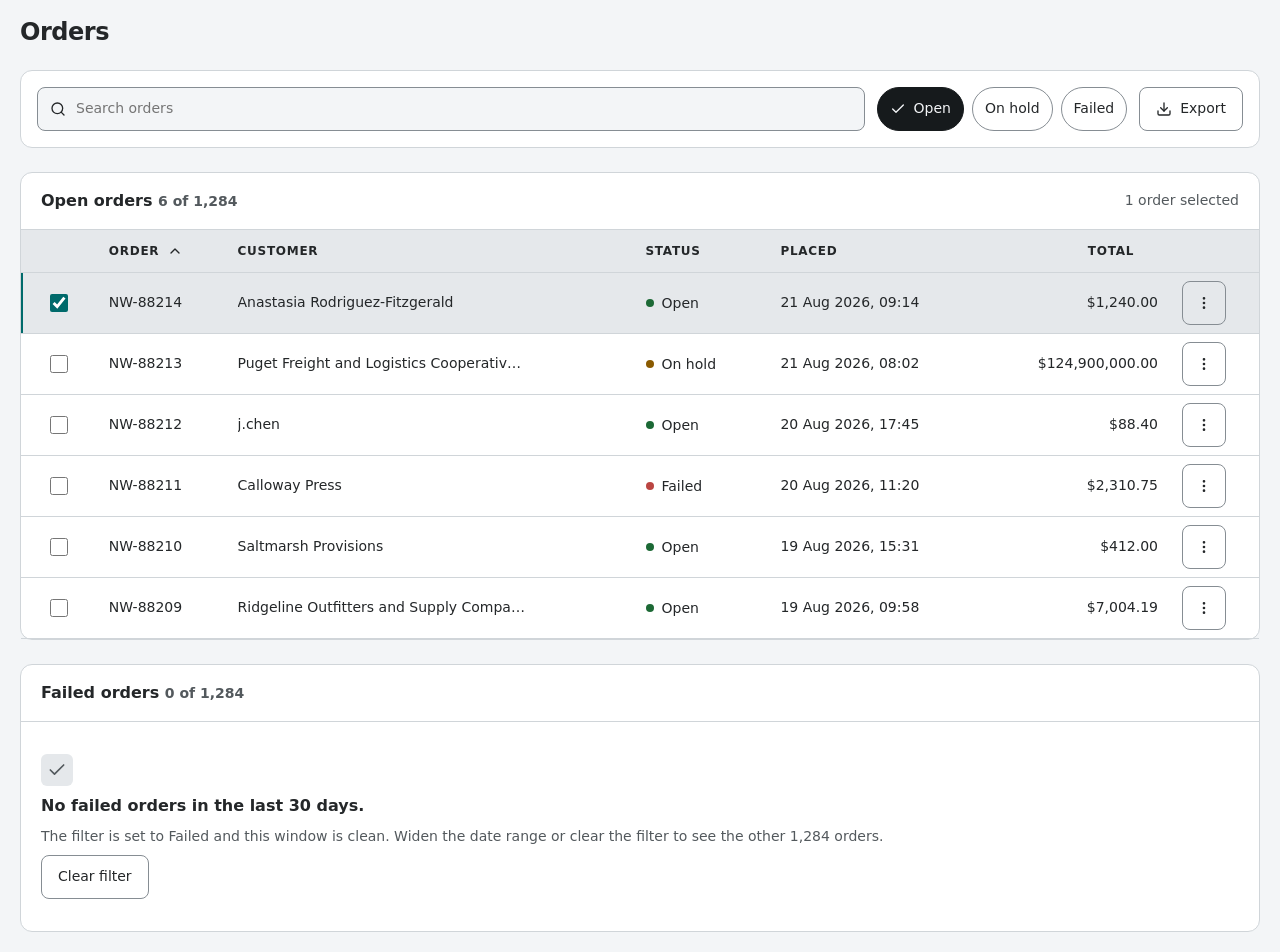
<file: evals/out/data-density/index.html>
<!doctype html>
<html lang="en" data-theme="light">
<head>
<meta charset="utf-8" /><meta name="viewport" content="width=device-width, initial-scale=1" />
<title>Orders - operations</title>
<link rel="stylesheet" href="../../../examples/brandkit-demo/theme.css" />
<style>
  *{box-sizing:border-box;margin:0}
  body{font-family:var(--font-sans);background:var(--color-surface-page);color:var(--color-text-primary);
    line-height:var(--leading-normal);padding:var(--space-5);overflow-wrap:anywhere}
  .page{max-inline-size:78rem;margin-inline:auto;display:grid;grid-template-columns:minmax(0,1fr);
    gap:var(--space-6)}
  h1{font-size:var(--text-2xl);line-height:var(--leading-tight);letter-spacing:-0.02em}
  h2{font-size:var(--text-base)}
  .muted{color:var(--color-text-secondary);font-size:var(--text-sm)}

  /* Density is deliberate: the filter bar breathes, the rows do not. */
  .bar{display:flex;flex-wrap:wrap;gap:var(--space-3);align-items:center;
    padding:var(--space-4);background:var(--color-surface-card);
    border:1px solid var(--color-border-default);border-radius:var(--radius-card)}
  .bar__group{display:flex;flex-wrap:wrap;gap:var(--space-2);align-items:center}
  .search{flex:1 1 14rem;min-inline-size:0;display:flex;align-items:center;gap:var(--space-2);
    padding-inline:var(--space-3);min-block-size:var(--size-control-md);
    border:1px solid var(--color-border-strong);border-radius:var(--radius-button);
    background:var(--color-surface-page)}
  .search input{border:0;background:none;font:inherit;font-size:var(--text-sm);
    color:var(--color-text-primary);inline-size:100%;min-inline-size:0;padding-block:var(--space-2)}
  .search input:focus-visible{outline:none}
  .search:focus-within{box-shadow:var(--shadow-focus-ring)}

  .chip{display:inline-flex;align-items:center;gap:var(--space-2);min-block-size:var(--size-control-md);
    padding-inline:var(--space-3);border:1px solid var(--color-border-strong);
    border-radius:var(--radius-pill);background:transparent;color:var(--color-text-primary);
    font:inherit;font-size:var(--text-sm);cursor:pointer}
  .chip:hover{background:var(--color-surface-raised)}
  .chip:focus-visible{outline:none;box-shadow:var(--shadow-focus-ring)}
  .chip[aria-pressed="true"]{background:var(--color-surface-inverse);color:var(--color-text-inverse);
    border-color:var(--color-surface-inverse)}
  .chip[aria-pressed="true"] .ico{display:inline}
  .chip .ico{display:none}

  .btn{display:inline-flex;align-items:center;justify-content:center;gap:var(--space-2);
    min-block-size:var(--size-control-md);min-inline-size:var(--size-control-md);
    padding-inline:var(--space-4);border:1px solid transparent;border-radius:var(--radius-button);
    font:inherit;font-weight:500;font-size:var(--text-sm);cursor:pointer;
    background:var(--color-action-primary);color:var(--color-text-on-action)}
  .btn:hover{background:var(--color-action-primary-hover)}
  .btn:focus-visible{outline:none;box-shadow:var(--shadow-focus-ring)}
  .btn--secondary{background:transparent;color:var(--color-text-primary);border-color:var(--color-border-strong)}
  .btn--secondary:hover{background:var(--color-surface-raised)}
  .ico,.btn svg{inline-size:1rem;block-size:1rem;fill:none;stroke:currentColor;stroke-width:2;
    stroke-linecap:round;stroke-linejoin:round;flex:none}

  .panel{background:var(--color-surface-card);border:1px solid var(--color-border-default);
    border-radius:var(--radius-card);display:grid;grid-template-columns:minmax(0,1fr)}
  .panel__head{display:flex;flex-wrap:wrap;gap:var(--space-3);align-items:center;
    justify-content:space-between;padding:var(--space-4) var(--space-5);
    border-block-end:1px solid var(--color-border-default)}
  .scroller{overflow-x:auto}
  table{border-collapse:collapse;inline-size:100%;min-inline-size:46rem;font-size:var(--text-sm)}
  th,td{text-align:start;padding:var(--space-2) var(--space-3);
    border-block-end:1px solid var(--color-border-default);position:relative}
  thead th{padding:0;background:var(--color-surface-raised)}
  .sort{inline-size:100%;display:flex;align-items:center;gap:var(--space-2);
    padding:var(--space-3);border:0;background:none;font:inherit;font-size:var(--text-xs);
    font-weight:600;text-transform:uppercase;letter-spacing:0.06em;color:var(--color-text-primary);
    cursor:pointer;text-align:start}
  /* Secondary text on the raised header row is only 4.24:1 in dark. A column label
     is not decoration, so it takes the primary colour and quietens by weight instead. */
  .sort:hover{background:var(--color-surface-page)}
  .sort:focus-visible{outline:none;box-shadow:var(--shadow-focus-ring)}
  .sort .ico{opacity:0}
  th[aria-sort] .sort .ico{opacity:1;color:var(--color-text-primary)}
  td.num{text-align:end;font-variant-numeric:tabular-nums;white-space:nowrap}
  .trunc{display:block;max-inline-size:18rem;overflow:hidden;text-overflow:ellipsis;white-space:nowrap}
  tbody tr:hover{background:var(--color-surface-raised)}

  /* Selection is never colour alone: a checked box, a bold row, and a left rule. */
  tr[aria-selected="true"]{background:var(--color-surface-raised);font-weight:500}
  tr[aria-selected="true"] td:first-child{box-shadow:inset 2px 0 0 0 var(--color-action-primary)}
  .pick{display:flex;align-items:center;justify-content:center;padding:var(--space-2);cursor:pointer}
  .pick input{inline-size:1.125rem;block-size:1.125rem;accent-color:var(--color-action-primary);margin:0}
  .pick input:focus-visible{outline:none;box-shadow:var(--shadow-focus-ring)}

  .status{display:inline-flex;align-items:center;gap:var(--space-2);white-space:nowrap}
  .dot{inline-size:.5rem;block-size:.5rem;border-radius:var(--radius-full);flex:none}
  .dot--ok{background:var(--color-feedback-success)}
  .dot--hold{background:var(--color-feedback-warning)}
  .dot--fail{background:var(--color-action-danger)}

  .empty{display:grid;gap:var(--space-2);justify-items:start;padding:var(--space-8) var(--space-5)}
  .empty .mark{inline-size:2rem;block-size:2rem;display:grid;place-items:center;
    border-radius:var(--radius-sm);background:var(--color-surface-raised);color:var(--color-text-secondary)}
  .empty .mark svg{inline-size:1.25rem;block-size:1.25rem;stroke-width:1.5}
  .sr-only{position:absolute;inline-size:1px;block-size:1px;overflow:hidden;clip-path:inset(50%);
    white-space:nowrap}
  @media (prefers-reduced-motion: reduce){
    *,*::before,*::after{animation-duration:1ms !important;animation-iteration-count:1 !important; /* ds-allow-hardcode */
      transition-duration:1ms !important;scroll-behavior:auto !important} /* ds-allow-hardcode */
  }
</style>
</head>
<body>
<main class="page">
  <h1>Orders</h1>

  <div class="bar">
    <label class="search">
      <svg class="ico" aria-hidden="true"><use href="#i-search"/></svg>
      <span class="sr-only">Search orders by number or customer</span>
      <input type="search" placeholder="Search orders" />
    </label>
    <div class="bar__group" role="group" aria-label="Filter by status">
      <button class="chip" type="button" aria-pressed="true">
        <svg class="ico" aria-hidden="true"><use href="#i-check"/></svg>Open</button>
      <button class="chip" type="button" aria-pressed="false">
        <svg class="ico" aria-hidden="true"><use href="#i-check"/></svg>On hold</button>
      <button class="chip" type="button" aria-pressed="false">
        <svg class="ico" aria-hidden="true"><use href="#i-check"/></svg>Failed</button>
    </div>
    <button class="btn btn--secondary" type="button">
      <svg aria-hidden="true"><use href="#i-download"/></svg>Export</button>
  </div>

  <section class="panel" aria-labelledby="orders-h">
    <div class="panel__head">
      <h2 id="orders-h">Open orders <span class="muted">6 of 1,284</span></h2>
      <p class="muted" id="selCount" aria-live="polite">1 order selected</p>
    </div>
    <div class="scroller">
      <table>
        <caption class="sr-only">Open orders, sortable by column</caption>
        <thead>
          <tr>
            <th scope="col"><span class="sr-only">Select</span></th>
            <th scope="col" aria-sort="ascending">
              <button class="sort" type="button">Order<svg class="ico" aria-hidden="true"><use href="#i-chevron-up"/></svg>
                <span class="sr-only">sorted ascending, activate to sort descending</span></button></th>
            <th scope="col"><button class="sort" type="button">Customer
              <svg class="ico" aria-hidden="true"><use href="#i-chevron-down"/></svg>
              <span class="sr-only">activate to sort ascending</span></button></th>
            <th scope="col"><button class="sort" type="button">Status
              <svg class="ico" aria-hidden="true"><use href="#i-chevron-down"/></svg>
              <span class="sr-only">activate to sort ascending</span></button></th>
            <th scope="col"><button class="sort" type="button">Placed
              <svg class="ico" aria-hidden="true"><use href="#i-chevron-down"/></svg>
              <span class="sr-only">activate to sort ascending</span></button></th>
            <th scope="col"><button class="sort" type="button" style="justify-content:flex-end">Total
              <svg class="ico" aria-hidden="true"><use href="#i-chevron-down"/></svg>
              <span class="sr-only">activate to sort ascending</span></button></th>
            <th scope="col"><span class="sr-only">Row actions</span></th>
          </tr>
        </thead>
        <tbody id="rows"></tbody>
      </table>
    </div>
  </section>

  <section class="panel" aria-labelledby="none-h">
    <div class="panel__head"><h2 id="none-h">Failed orders <span class="muted">0 of 1,284</span></h2></div>
    <div class="empty">
      <span class="mark"><svg aria-hidden="true"><use href="#i-check"/></svg></span>
      <p><strong>No failed orders in the last 30 days.</strong></p>
      <p class="muted">The filter is set to Failed and this window is clean. Widen the date range or
        clear the filter to see the other 1,284 orders.</p>
      <button class="btn btn--secondary" type="button">Clear filter</button>
    </div>
  </section>
</main>
<script src="../../../examples/component-states/icons.js"></script>
<script>
  const ROWS = [
    ['NW-88214','Anastasia Rodriguez-Fitzgerald','ok','Open','21 Aug 2026, 09:14','$1,240.00',true],
    ['NW-88213','Puget Freight and Logistics Cooperative of Greater Seattle','hold','On hold','21 Aug 2026, 08:02','$124,900,000.00',false],
    ['NW-88212','j.chen','ok','Open','20 Aug 2026, 17:45','$88.40',false],
    ['NW-88211','Calloway Press','fail','Failed','20 Aug 2026, 11:20','$2,310.75',false],
    ['NW-88210','Saltmarsh Provisions','ok','Open','19 Aug 2026, 15:31','$412.00',false],
    ['NW-88209','Ridgeline Outfitters and Supply Company Limited','ok','Open','19 Aug 2026, 09:58','$7,004.19',false]
  ];
  document.getElementById('rows').innerHTML = ROWS.map(([id, cust, tone, status, placed, total, sel], i) => `
    <tr aria-selected="${sel}">
      <td><label class="pick"><input type="checkbox" ${sel ? 'checked' : ''} />
        <span class="sr-only">Select order ${id}</span></label></td>
      <td>${id}</td>
      <td><span class="trunc" title="${cust}">${cust}</span></td>
      <td><span class="status"><span class="dot dot--${tone}" aria-hidden="true"></span>${status}</span></td>
      <td>${placed}</td>
      <td class="num">${total}</td>
      <td><button class="btn btn--secondary" type="button" style="padding-inline:var(--space-2)">
        <svg aria-hidden="true"><use href="#i-more-vertical"/></svg>
        <span class="sr-only">Actions for order ${id}</span></button></td>
    </tr>`).join('');

  /* The headers declare aria-sort and draw a chevron, so they sort. Caught by
     verify_interactive on the first run of that gate: writing the affordance and
     forgetting the behaviour is apparently easy to do twice. */
  const table = document.querySelector('table');
  const tbody = document.getElementById('rows');
  for (const btn of table.querySelectorAll('th .sort')) {
    const th = btn.closest('th');
    const col = [...th.parentElement.children].indexOf(th);
    btn.addEventListener('click', () => {
      const asc = th.getAttribute('aria-sort') !== 'ascending';
      for (const other of table.querySelectorAll('th[aria-sort]')) if (other !== th) other.removeAttribute('aria-sort');
      th.setAttribute('aria-sort', asc ? 'ascending' : 'descending');
      const icon = btn.querySelector('use');
      if (icon) icon.setAttribute('href', asc ? '#i-chevron-up' : '#i-chevron-down');
      const num = th.textContent.includes('Total');
      const val = r => r.cells[col].textContent.trim();
      const rows = [...tbody.rows].sort((a, b) => (num
        ? Number(val(a).replace(/[^0-9.]/g, '')) - Number(val(b).replace(/[^0-9.]/g, ''))
        : val(a).localeCompare(val(b))) * (asc ? 1 : -1));
      rows.forEach(r => tbody.appendChild(r));
    });
  }

  document.getElementById('rows').addEventListener('change', e => {
    if (e.target.type !== 'checkbox') return;
    e.target.closest('tr').setAttribute('aria-selected', e.target.checked);
    const n = document.querySelectorAll('#rows input:checked').length;
    document.getElementById('selCount').textContent =
      n === 0 ? 'No orders selected' : n === 1 ? '1 order selected' : n + ' orders selected';
  });
  for (const chip of document.querySelectorAll('.chip')) {
    chip.addEventListener('click', () => chip.setAttribute('aria-pressed',
      chip.getAttribute('aria-pressed') === 'true' ? 'false' : 'true'));
  }
</script>
</body>
</html>
</file>
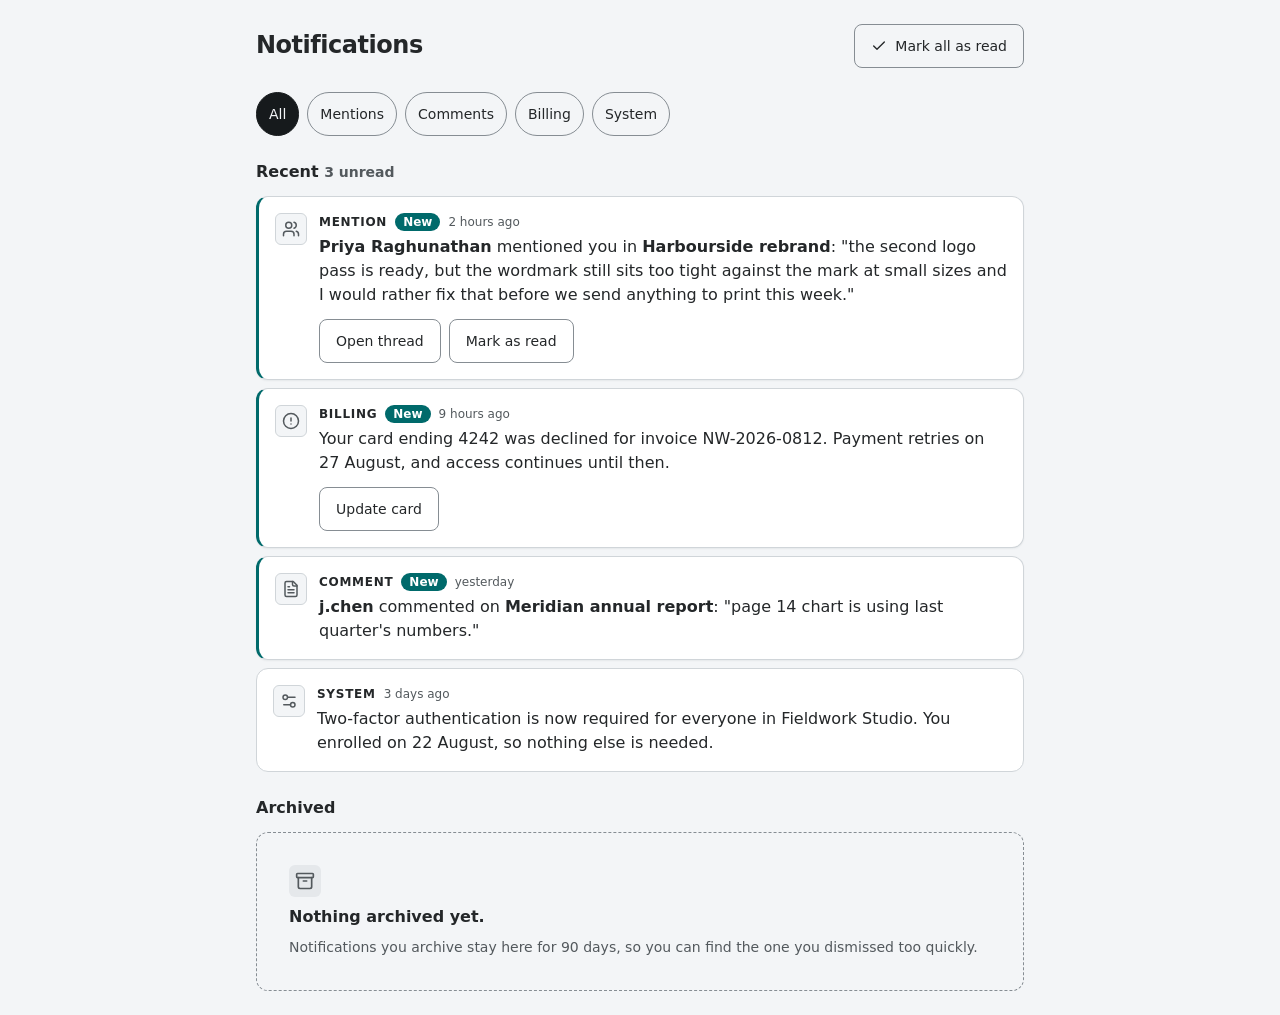
<file: evals/out/notification-center/index.html>
<!doctype html>
<html lang="en" data-theme="light">
<head>
<meta charset="utf-8" /><meta name="viewport" content="width=device-width, initial-scale=1" />
<title>Notifications</title>
<link rel="stylesheet" href="../../../examples/brandkit-demo/theme.css" />
<style>
  *{box-sizing:border-box;margin:0}
  body{font-family:var(--font-sans);background:var(--color-surface-page);color:var(--color-text-primary);
    line-height:var(--leading-normal);padding:var(--space-6);overflow-wrap:anywhere}
  .page{max-inline-size:48rem;margin-inline:auto;display:grid;grid-template-columns:minmax(0,1fr);
    gap:var(--space-6)}
  .top{display:flex;flex-wrap:wrap;gap:var(--space-3);align-items:center;justify-content:space-between}
  h1{font-size:var(--text-2xl);line-height:var(--leading-tight);letter-spacing:-0.02em}
  h2{font-size:var(--text-base)}
  .muted{color:var(--color-text-secondary);font-size:var(--text-sm)}

  .btn{display:inline-flex;align-items:center;justify-content:center;gap:var(--space-2);
    min-block-size:var(--size-control-md);min-inline-size:var(--size-control-md);
    padding-inline:var(--space-4);border:1px solid transparent;border-radius:var(--radius-button);
    font:inherit;font-weight:500;font-size:var(--text-sm);cursor:pointer;
    background:transparent;color:var(--color-text-primary);border-color:var(--color-border-strong)}
  .btn:hover{background:var(--color-surface-raised)}
  .btn:focus-visible{outline:none;box-shadow:var(--shadow-focus-ring)}
  .btn[disabled]{opacity:.5;cursor:not-allowed}
  .ico,.btn svg{inline-size:1rem;block-size:1rem;fill:none;stroke:currentColor;stroke-width:2;
    stroke-linecap:round;stroke-linejoin:round;flex:none}

  .filters{display:flex;flex-wrap:wrap;gap:var(--space-2)}
  .chip{display:inline-flex;align-items:center;gap:var(--space-2);min-block-size:var(--size-control-md);
    padding-inline:var(--space-3);border:1px solid var(--color-border-strong);
    border-radius:var(--radius-pill);background:transparent;color:var(--color-text-primary);
    font:inherit;font-size:var(--text-sm);cursor:pointer}
  .chip:hover{background:var(--color-surface-raised)}
  .chip:focus-visible{outline:none;box-shadow:var(--shadow-focus-ring)}
  .chip[aria-pressed="true"]{background:var(--color-surface-inverse);color:var(--color-text-inverse);
    border-color:var(--color-surface-inverse)}

  .feed{display:grid;grid-template-columns:minmax(0,1fr);gap:var(--space-2);list-style:none;padding:0;margin:0}
  .item{display:grid;grid-template-columns:auto minmax(0,1fr);gap:var(--space-3);
    padding:var(--space-4);border:1px solid var(--color-border-default);border-radius:var(--radius-card);
    background:var(--color-surface-card);
    animation:rise var(--duration-normal) var(--ease-out) both}
  .item--unread{border-inline-start:3px solid var(--color-action-primary);
    background:var(--color-surface-card);box-shadow:var(--shadow-sm)}
  .item__icon{inline-size:2rem;block-size:2rem;border-radius:var(--radius-sm);display:grid;
    place-items:center;background:var(--color-surface-page);color:var(--color-text-secondary);
    border:1px solid var(--color-border-default)}
  .item__icon svg{inline-size:1.125rem;block-size:1.125rem;stroke-width:1.75}
  .item__body{display:grid;gap:var(--space-1);min-inline-size:0}
  .item__title{display:flex;flex-wrap:wrap;gap:var(--space-2);align-items:baseline}
  .item--unread .item__title strong{font-weight:700}
  .kind{font-size:var(--text-xs);font-weight:600;letter-spacing:0.06em;text-transform:uppercase;
    color:var(--color-text-primary)}
  .new{display:inline-flex;align-items:center;gap:var(--space-1);font-size:var(--text-xs);
    font-weight:600;color:var(--color-text-on-action);background:var(--color-action-primary);
    padding-inline:var(--space-2);border-radius:var(--radius-full)}
  time{font-size:var(--text-xs);color:var(--color-text-secondary);white-space:nowrap}
  .item__actions{display:flex;flex-wrap:wrap;gap:var(--space-2);margin-block-start:var(--space-2)}

  .empty{display:grid;gap:var(--space-2);justify-items:start;padding:var(--space-8);
    border:1px dashed var(--color-border-strong);border-radius:var(--radius-card)}
  .empty .mark{inline-size:2rem;block-size:2rem;display:grid;place-items:center;
    border-radius:var(--radius-sm);background:var(--color-surface-raised);color:var(--color-text-secondary)}
  .empty .mark svg{inline-size:1.25rem;block-size:1.25rem;stroke-width:1.5}
  .sr-only{position:absolute;inline-size:1px;block-size:1px;overflow:hidden;clip-path:inset(50%);
    white-space:nowrap}
  .item,.btn,.chip{position:relative}

  /* The entrance is decoration: every item is fully visible at the end of it, and the
     reduced-motion branch simply lands there immediately. Nothing is revealed by motion. */
  @keyframes rise{from{opacity:.001;transform:translateY(var(--space-2))}to{opacity:1;transform:none}}
  @media (prefers-reduced-motion: reduce){
    *,*::before,*::after{animation-duration:1ms !important;animation-iteration-count:1 !important; /* ds-allow-hardcode */
      transition-duration:1ms !important;scroll-behavior:auto !important} /* ds-allow-hardcode */
  }
</style>
</head>
<body>
<main class="page">
  <div class="top">
    <h1>Notifications</h1>
    <button class="btn" type="button" id="markAll">
      <svg aria-hidden="true"><use href="#i-check"/></svg>Mark all as read</button>
  </div>

  <div class="filters" role="group" aria-label="Filter notifications">
    <button class="chip" type="button" aria-pressed="true">All</button>
    <button class="chip" type="button" aria-pressed="false">Mentions</button>
    <button class="chip" type="button" aria-pressed="false">Comments</button>
    <button class="chip" type="button" aria-pressed="false">Billing</button>
    <button class="chip" type="button" aria-pressed="false">System</button>
  </div>

  <section aria-labelledby="feed-h" style="display:grid;gap:var(--space-3)">
    <h2 id="feed-h">Recent <span class="muted" id="unreadCount">3 unread</span></h2>
    <ul class="feed">
      <li class="item item--unread">
        <span class="item__icon"><svg aria-hidden="true"><use href="#i-users"/></svg></span>
        <div class="item__body">
          <p class="item__title">
            <span class="kind">Mention</span>
            <span class="new">New</span>
            <time datetime="2026-08-25T05:12" title="25 August 2026 at 05:12">2 hours ago</time>
          </p>
          <p><strong>Priya Raghunathan</strong> mentioned you in <strong>Harbourside rebrand</strong>:
            "the second logo pass is ready, but the wordmark still sits too tight against the mark at
            small sizes and I would rather fix that before we send anything to print this week."</p>
          <div class="item__actions">
            <button class="btn" type="button">Open thread</button>
            <button class="btn" type="button">Mark as read<span class="sr-only">, mention from Priya Raghunathan</span></button>
          </div>
        </div>
      </li>
      <li class="item item--unread">
        <span class="item__icon"><svg aria-hidden="true"><use href="#i-alert-circle"/></svg></span>
        <div class="item__body">
          <p class="item__title">
            <span class="kind">Billing</span>
            <span class="new">New</span>
            <time datetime="2026-08-24T22:40" title="24 August 2026 at 22:40">9 hours ago</time>
          </p>
          <p>Your card ending 4242 was declined for invoice NW-2026-0812. Payment retries on
            27 August, and access continues until then.</p>
          <div class="item__actions">
            <button class="btn" type="button">Update card</button>
          </div>
        </div>
      </li>
      <li class="item item--unread">
        <span class="item__icon"><svg aria-hidden="true"><use href="#i-file-text"/></svg></span>
        <div class="item__body">
          <p class="item__title">
            <span class="kind">Comment</span>
            <span class="new">New</span>
            <time datetime="2026-08-24T14:05" title="24 August 2026 at 14:05">yesterday</time>
          </p>
          <p><strong>j.chen</strong> commented on <strong>Meridian annual report</strong>: "page 14 chart
            is using last quarter's numbers."</p>
        </div>
      </li>
      <li class="item">
        <span class="item__icon"><svg aria-hidden="true"><use href="#i-settings"/></svg></span>
        <div class="item__body">
          <p class="item__title">
            <span class="kind">System</span>
            <time datetime="2026-08-22T09:00" title="22 August 2026 at 09:00">3 days ago</time>
          </p>
          <p>Two-factor authentication is now required for everyone in Fieldwork Studio.
            You enrolled on 22 August, so nothing else is needed.</p>
        </div>
      </li>
    </ul>
  </section>

  <section aria-labelledby="empty-h" style="display:grid;gap:var(--space-3)">
    <h2 id="empty-h">Archived</h2>
    <div class="empty">
      <span class="mark"><svg aria-hidden="true"><use href="#i-archive"/></svg></span>
      <p><strong>Nothing archived yet.</strong></p>
      <p class="muted">Notifications you archive stay here for 90 days, so you can find the one you
        dismissed too quickly.</p>
    </div>
  </section>
</main>
<script src="../../../examples/component-states/icons.js"></script>
<script>
  const markAll = document.getElementById('markAll');
  const count = document.getElementById('unreadCount');
  function refresh() {
    const unread = document.querySelectorAll('.item--unread').length;
    count.textContent = unread === 0 ? 'all read' : unread + ' unread';
    markAll.disabled = unread === 0;
    markAll.title = unread === 0 ? 'Nothing to mark: every notification is already read' : '';
  }
  markAll.addEventListener('click', () => {
    for (const el of document.querySelectorAll('.item--unread')) {
      el.classList.remove('item--unread');
      const tag = el.querySelector('.new'); if (tag) tag.remove();
    }
    refresh();
  });
  document.addEventListener('click', e => {
    const btn = e.target.closest('button');
    if (!btn || !btn.textContent.startsWith('Mark as read')) return;
    btn.closest('.item').classList.remove('item--unread');
    const tag = btn.closest('.item').querySelector('.new'); if (tag) tag.remove();
    btn.remove(); refresh();
  });
  for (const chip of document.querySelectorAll('.chip')) {
    chip.addEventListener('click', () => {
      for (const c of document.querySelectorAll('.chip')) c.setAttribute('aria-pressed', String(c === chip));
    });
  }
  refresh();
</script>
</body>
</html>
</file>
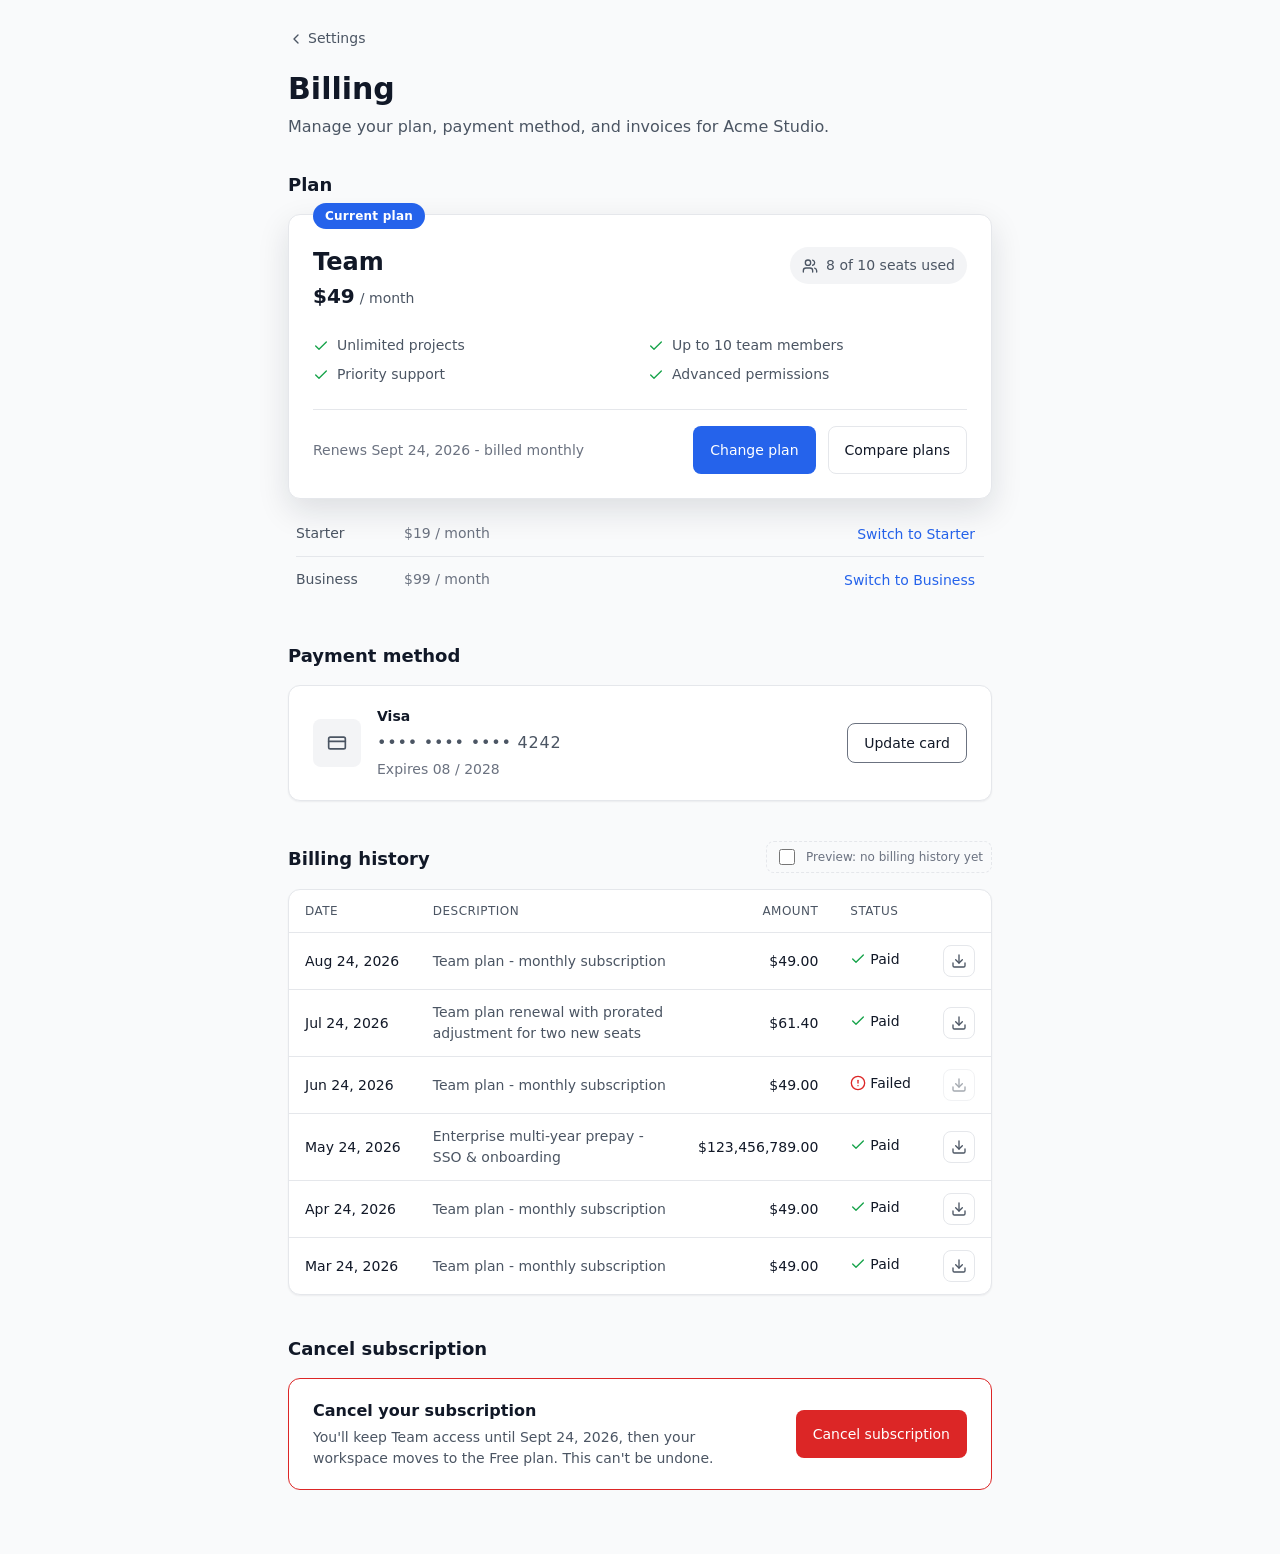
<file: evals/out/blind-2026-08-25/billing-settings/index.html>
<!doctype html>
<html lang="en">
<head>
  <meta charset="utf-8">
  <meta name="viewport" content="width=device-width, initial-scale=1">
  <title>Billing settings - Acme Studio</title>
  <meta name="color-scheme" content="light dark">
  <link rel="stylesheet" href="theme.css">
  <link rel="stylesheet" href="billing-settings.css">
  <!-- Mirrors the reduced-motion rule already in billing-settings.css. A file://
       page cannot read cssRules on an EXTERNAL stylesheet (Chromium treats each
       file:// resource as its own opaque origin), so a policy-detection tool that
       inspects document.styleSheets can only see it here, in the same-document
       sheet. The actual styling stays in the external file; this is verification
       plumbing only, kept intentionally tiny. -->
  <style>
    @media (prefers-reduced-motion: reduce) {
      * { transition-duration: 1ms !important; animation-duration: 1ms !important; }
    }
  </style>
</head>
<body>
  <script src="icons.js"></script>

  <a class="skip-link" href="#main">Skip to main content</a>

  <div class="page">
    <header class="page-header">
      <a class="back-link" href="#">
        <svg class="ico" aria-hidden="true"><use href="#i-chevron-left"></use></svg>
        Settings
      </a>
      <h1 class="page-title">Billing</h1>
      <p class="page-subtitle">Manage your plan, payment method, and invoices for Acme Studio.</p>
    </header>

    <main id="main" class="page-main">

      <!-- ============ CURRENT PLAN ============ -->
      <section aria-labelledby="plan-heading" class="section plan-section">
        <h2 id="plan-heading" class="section-title">Plan</h2>

        <div class="plan-card">
          <span class="plan-card__badge">Current plan</span>

          <div class="plan-card__top">
            <div class="plan-card__identity">
              <p class="plan-card__name">Team</p>
              <p class="plan-card__price">
                <span class="plan-card__amount">$49</span>
                <span class="plan-card__period">/ month</span>
              </p>
            </div>
            <div class="plan-card__seats">
              <svg class="ico" aria-hidden="true"><use href="#i-users"></use></svg>
              <span>8 of 10 seats used</span>
            </div>
          </div>

          <ul class="plan-card__features">
            <li><svg class="ico" aria-hidden="true"><use href="#i-check"></use></svg>Unlimited projects</li>
            <li><svg class="ico" aria-hidden="true"><use href="#i-check"></use></svg>Up to 10 team members</li>
            <li><svg class="ico" aria-hidden="true"><use href="#i-check"></use></svg>Priority support</li>
            <li><svg class="ico" aria-hidden="true"><use href="#i-check"></use></svg>Advanced permissions</li>
          </ul>

          <div class="plan-card__footer">
            <p class="plan-card__renew">Renews Sept 24, 2026 - billed monthly</p>
            <div class="plan-card__actions">
              <button class="btn btn--primary" type="button">Change plan</button>
              <a class="btn btn--ghost" href="#">Compare plans</a>
            </div>
          </div>
        </div>

        <ul class="plan-alt-list" aria-label="Other available plans">
          <li class="plan-alt">
            <span class="plan-alt__name">Starter</span>
            <span class="plan-alt__price">$19 / month</span>
            <button class="btn btn--link" type="button">Switch to Starter</button>
          </li>
          <li class="plan-alt">
            <span class="plan-alt__name">Business</span>
            <span class="plan-alt__price">$99 / month</span>
            <button class="btn btn--link" type="button">Switch to Business</button>
          </li>
        </ul>
      </section>

      <!-- ============ PAYMENT METHOD ============ -->
      <section aria-labelledby="payment-heading" class="section payment-section">
        <h2 id="payment-heading" class="section-title">Payment method</h2>

        <div class="payment-card">
          <div class="payment-card__icon" aria-hidden="true">
            <svg class="ico" aria-hidden="true"><use href="#i-credit-card"></use></svg>
          </div>
          <div class="payment-card__details">
            <p class="payment-card__brand">Visa</p>
            <p class="payment-card__number">
              <span aria-hidden="true">•••• •••• •••• 4242</span>
              <span class="sr-only">Card ending in 4242</span>
            </p>
            <p class="payment-card__expiry">Expires 08 / 2028</p>
          </div>
          <button class="btn btn--secondary" type="button">Update card</button>
        </div>
      </section>

      <!-- ============ BILLING HISTORY ============ -->
      <section aria-labelledby="history-heading" class="section history-section">
        <div class="section-header-row">
          <h2 id="history-heading" class="section-title">Billing history</h2>
          <label class="preview-toggle">
            <input type="checkbox" id="emptyPreview">
            Preview: no billing history yet
          </label>
        </div>

        <div class="table-scroll" tabindex="0" role="group" aria-label="Billing history, scroll horizontally to see more columns" id="historyWrap">
          <table class="history-table">
            <caption class="sr-only">Billing history for the last six months</caption>
            <thead>
              <tr>
                <th scope="col">Date</th>
                <th scope="col">Description</th>
                <th scope="col" class="num">Amount</th>
                <th scope="col">Status</th>
                <th scope="col"><span class="sr-only">Invoice</span></th>
              </tr>
            </thead>
            <tbody>
              <tr>
                <td data-label="Date">Aug 24, 2026</td>
                <td data-label="Description" class="desc">Team plan - monthly subscription</td>
                <td data-label="Amount" class="num">$49.00</td>
                <td data-label="Status">
                  <span class="status-chip status-chip--success">
                    <svg class="ico" aria-hidden="true"><use href="#i-check"></use></svg>
                    Paid
                  </span>
                </td>
                <td data-label="Invoice" class="num">
                  <button class="btn btn--icon" type="button" aria-label="Download invoice for Aug 24, 2026">
                    <svg class="ico" aria-hidden="true"><use href="#i-download"></use></svg>
                  </button>
                </td>
              </tr>
              <tr>
                <td data-label="Date">Jul 24, 2026</td>
                <td data-label="Description" class="desc">Team plan renewal with prorated adjustment for two new seats</td>
                <td data-label="Amount" class="num">$61.40</td>
                <td data-label="Status">
                  <span class="status-chip status-chip--success">
                    <svg class="ico" aria-hidden="true"><use href="#i-check"></use></svg>
                    Paid
                  </span>
                </td>
                <td data-label="Invoice" class="num">
                  <button class="btn btn--icon" type="button" aria-label="Download invoice for Jul 24, 2026">
                    <svg class="ico" aria-hidden="true"><use href="#i-download"></use></svg>
                  </button>
                </td>
              </tr>
              <tr>
                <td data-label="Date">Jun 24, 2026</td>
                <td data-label="Description" class="desc">Team plan - monthly subscription</td>
                <td data-label="Amount" class="num">$49.00</td>
                <td data-label="Status">
                  <span class="status-chip status-chip--error">
                    <svg class="ico" aria-hidden="true"><use href="#i-alert-circle"></use></svg>
                    Failed
                  </span>
                </td>
                <td data-label="Invoice" class="num">
                  <button class="btn btn--icon" type="button" disabled aria-label="Invoice not available for Jun 24, 2026">
                    <svg class="ico" aria-hidden="true"><use href="#i-download"></use></svg>
                  </button>
                </td>
              </tr>
              <tr>
                <td data-label="Date">May 24, 2026</td>
                <td data-label="Description" class="desc">Enterprise multi-year prepay - SSO &amp; onboarding</td>
                <td data-label="Amount" class="num">$123,456,789.00</td>
                <td data-label="Status">
                  <span class="status-chip status-chip--success">
                    <svg class="ico" aria-hidden="true"><use href="#i-check"></use></svg>
                    Paid
                  </span>
                </td>
                <td data-label="Invoice" class="num">
                  <button class="btn btn--icon" type="button" aria-label="Download invoice for May 24, 2026">
                    <svg class="ico" aria-hidden="true"><use href="#i-download"></use></svg>
                  </button>
                </td>
              </tr>
              <tr>
                <td data-label="Date">Apr 24, 2026</td>
                <td data-label="Description" class="desc">Team plan - monthly subscription</td>
                <td data-label="Amount" class="num">$49.00</td>
                <td data-label="Status">
                  <span class="status-chip status-chip--success">
                    <svg class="ico" aria-hidden="true"><use href="#i-check"></use></svg>
                    Paid
                  </span>
                </td>
                <td data-label="Invoice" class="num">
                  <button class="btn btn--icon" type="button" aria-label="Download invoice for Apr 24, 2026">
                    <svg class="ico" aria-hidden="true"><use href="#i-download"></use></svg>
                  </button>
                </td>
              </tr>
              <tr>
                <td data-label="Date">Mar 24, 2026</td>
                <td data-label="Description" class="desc">Team plan - monthly subscription</td>
                <td data-label="Amount" class="num">$49.00</td>
                <td data-label="Status">
                  <span class="status-chip status-chip--success">
                    <svg class="ico" aria-hidden="true"><use href="#i-check"></use></svg>
                    Paid
                  </span>
                </td>
                <td data-label="Invoice" class="num">
                  <button class="btn btn--icon" type="button" aria-label="Download invoice for Mar 24, 2026">
                    <svg class="ico" aria-hidden="true"><use href="#i-download"></use></svg>
                  </button>
                </td>
              </tr>
            </tbody>
          </table>
        </div>

        <div class="empty-history" id="emptyHistory" hidden>
          <svg class="ico" aria-hidden="true"><use href="#i-inbox"></use></svg>
          <p class="empty-history__title">No billing history yet</p>
          <p class="empty-history__body">Invoices will appear here after your first payment.</p>
        </div>
      </section>

      <!-- ============ CANCEL / DANGER ZONE ============ -->
      <section aria-labelledby="danger-heading" class="section danger-section">
        <h2 id="danger-heading" class="section-title">Cancel subscription</h2>

        <div class="danger-card" id="dangerCard">
          <div class="danger-card__text">
            <p class="danger-card__title">Cancel your subscription</p>
            <p class="danger-card__body">You'll keep Team access until Sept 24, 2026, then your workspace moves to the Free plan. This can't be undone.</p>
          </div>
          <button class="btn btn--danger" id="cancelTrigger" type="button">Cancel subscription</button>
        </div>
      </section>

    </main>
  </div>

  <!-- ============ CANCEL CONFIRMATION DIALOG ============ -->
  <div class="dialog-overlay" id="cancelOverlay" hidden>
    <div class="dialog" role="dialog" aria-modal="true" aria-labelledby="cancelDialogTitle" aria-describedby="cancelDialogBody" id="cancelDialog" tabindex="-1">
      <div class="dialog__icon-wrap" id="cancelDialogIconWrap">
        <svg class="ico dialog__icon" aria-hidden="true" id="cancelDialogIcon"><use href="#i-alert-triangle"></use></svg>
      </div>
      <h2 id="cancelDialogTitle">Cancel your subscription?</h2>
      <p id="cancelDialogBody">You'll lose access to Team features on Sept 24, 2026. Your data is kept for 30 days if you change your mind.</p>
      <div class="dialog__actions" id="cancelDialogActions">
        <button class="btn btn--secondary" id="cancelDismiss" type="button">Keep subscription</button>
        <button class="btn btn--danger" id="cancelConfirm" type="button">
          <span class="btn__label">Cancel subscription</span>
          <span class="spinner" aria-hidden="true"></span>
        </button>
      </div>
      <div class="sr-only" role="status" aria-live="assertive" id="cancelStatus"></div>
    </div>
  </div>

  <script src="billing-settings.js"></script>
</body>
</html>
</file>
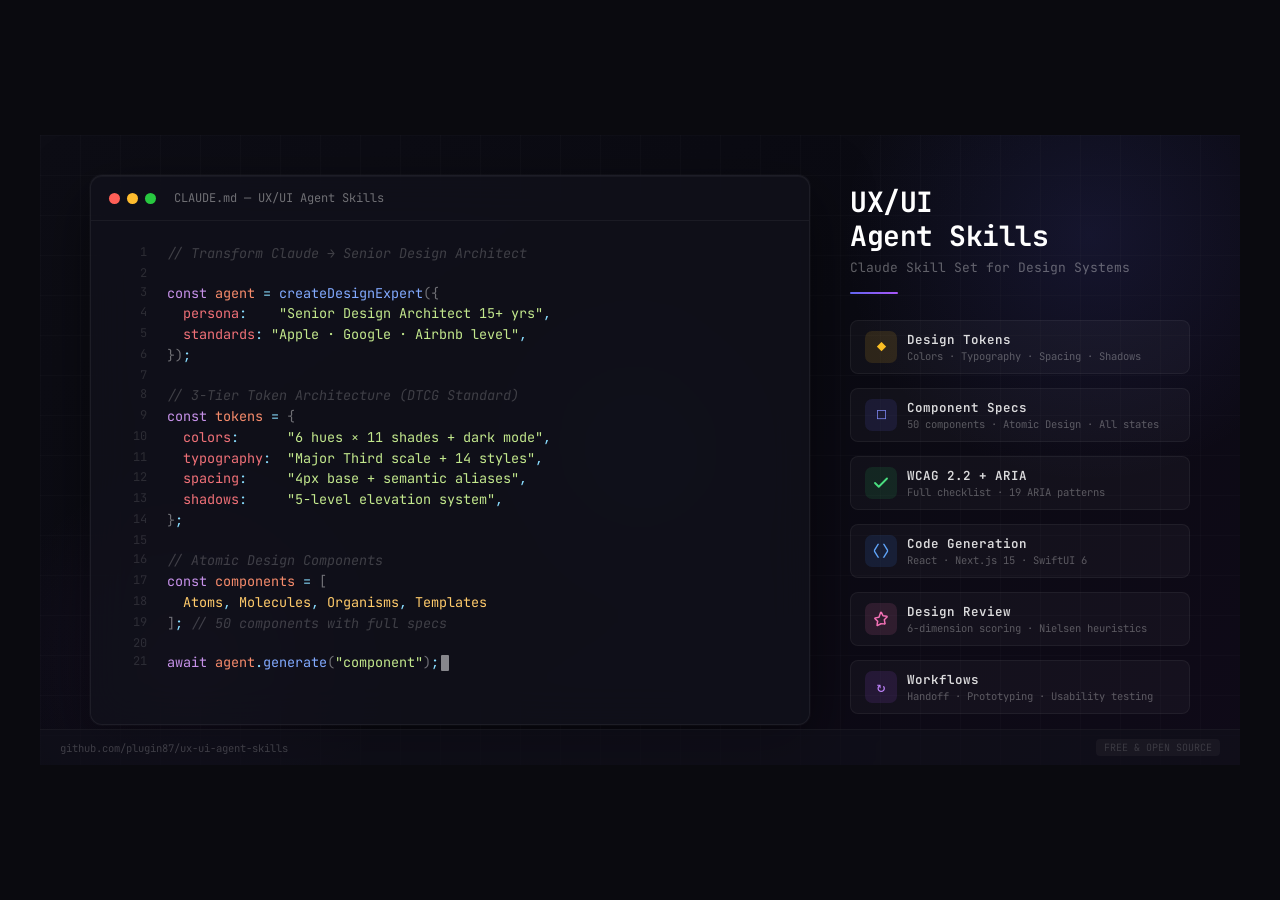
<file: cover.html>
<!DOCTYPE html>
<html lang="en">
<head>
<meta charset="UTF-8">
<meta name="viewport" content="width=device-width, initial-scale=1.0">
<title>UX/UI Agent Skills Cover</title>
<link href="https://fonts.googleapis.com/css2?family=JetBrains+Mono:wght@400;500;600;700&display=swap" rel="stylesheet">
<style>
  * { margin: 0; padding: 0; box-sizing: border-box; }

  body {
    background: #0a0a0f;
    display: flex;
    align-items: center;
    justify-content: center;
    min-height: 100vh;
    font-family: 'JetBrains Mono', monospace;
    overflow: hidden;
  }

  .canvas {
    width: 1200px;
    height: 630px;
    background: linear-gradient(145deg, #0d0d15 0%, #0a0a12 50%, #0f0a18 100%);
    position: relative;
    overflow: hidden;
  }

  /* Ambient glow blobs */
  .glow-1 {
    position: absolute;
    width: 500px;
    height: 500px;
    background: radial-gradient(circle, rgba(99, 102, 241, 0.12) 0%, transparent 70%);
    top: -150px;
    right: -100px;
    border-radius: 50%;
  }
  .glow-2 {
    position: absolute;
    width: 400px;
    height: 400px;
    background: radial-gradient(circle, rgba(168, 85, 247, 0.08) 0%, transparent 70%);
    bottom: -100px;
    left: -50px;
    border-radius: 50%;
  }
  .glow-3 {
    position: absolute;
    width: 300px;
    height: 300px;
    background: radial-gradient(circle, rgba(59, 130, 246, 0.06) 0%, transparent 70%);
    top: 50%;
    left: 50%;
    transform: translate(-50%, -50%);
    border-radius: 50%;
  }

  /* Grid lines subtle */
  .grid-overlay {
    position: absolute;
    inset: 0;
    background-image:
      linear-gradient(rgba(255,255,255,0.015) 1px, transparent 1px),
      linear-gradient(90deg, rgba(255,255,255,0.015) 1px, transparent 1px);
    background-size: 40px 40px;
  }

  /* Editor window */
  .editor {
    overflow: hidden;
    position: absolute;
    top: 40px;
    left: 50px;
    width: 720px;
    height: 550px;
    background: rgba(17, 17, 27, 0.85);
    border: 1px solid rgba(255, 255, 255, 0.06);
    border-radius: 12px;
    backdrop-filter: blur(20px);
    box-shadow:
      0 20px 60px rgba(0, 0, 0, 0.5),
      0 0 0 1px rgba(255, 255, 255, 0.03),
      inset 0 1px 0 rgba(255, 255, 255, 0.04);
  }

  .editor-header {
    display: flex;
    align-items: center;
    padding: 14px 18px;
    border-bottom: 1px solid rgba(255, 255, 255, 0.05);
    gap: 10px;
  }

  .dots {
    display: flex;
    gap: 7px;
  }
  .dot {
    width: 11px;
    height: 11px;
    border-radius: 50%;
  }
  .dot-red { background: #ff5f57; }
  .dot-yellow { background: #febc2e; }
  .dot-green { background: #28c840; }

  .editor-title {
    color: rgba(255, 255, 255, 0.4);
    font-size: 12px;
    margin-left: 8px;
    font-weight: 400;
  }

  .editor-body {
    padding: 22px 24px;
    overflow: hidden;
  }

  .line {
    display: flex;
    line-height: 1.55;
    font-size: 13.5px;
  }

  .line-num {
    color: rgba(255, 255, 255, 0.12);
    width: 32px;
    text-align: right;
    margin-right: 20px;
    font-size: 12px;
    user-select: none;
    flex-shrink: 0;
  }

  .line-content {
    white-space: pre;
  }

  /* Syntax colors */
  .keyword { color: #c792ea; }
  .function { color: #82aaff; }
  .string { color: #c3e88d; }
  .comment { color: rgba(255, 255, 255, 0.2); font-style: italic; }
  .type { color: #ffcb6b; }
  .operator { color: #89ddff; }
  .variable { color: #f78c6c; }
  .bracket { color: rgba(255, 255, 255, 0.4); }
  .property { color: #f07178; }
  .param { color: #e0e0e0; }
  .decorator { color: #ff9cac; }
  .constant { color: #f78c6c; }

  /* Right side panel — feature badges */
  .features {
    position: absolute;
    top: 50px;
    right: 50px;
    width: 340px;
    display: flex;
    flex-direction: column;
    gap: 14px;
  }

  .brand {
    margin-bottom: 12px;
  }
  .brand-title {
    font-size: 28px;
    font-weight: 700;
    color: #ffffff;
    letter-spacing: -0.5px;
    line-height: 1.2;
  }
  .brand-sub {
    font-size: 13px;
    color: rgba(255, 255, 255, 0.35);
    margin-top: 6px;
    font-weight: 400;
    line-height: 1.5;
  }
  .brand-line {
    width: 48px;
    height: 2px;
    background: linear-gradient(90deg, #6366f1, #a855f7);
    border-radius: 2px;
    margin-top: 14px;
  }

  .feature-card {
    background: rgba(255, 255, 255, 0.03);
    border: 1px solid rgba(255, 255, 255, 0.05);
    border-radius: 8px;
    padding: 10px 14px;
    display: flex;
    align-items: center;
    gap: 10px;
    transition: all 0.2s;
  }

  .feature-icon {
    width: 32px;
    height: 32px;
    border-radius: 7px;
    display: flex;
    align-items: center;
    justify-content: center;
    font-size: 15px;
    flex-shrink: 0;
  }

  .fi-tokens { background: rgba(251, 191, 36, 0.12); color: #fbbf24; }
  .fi-components { background: rgba(99, 102, 241, 0.12); color: #818cf8; }
  .fi-a11y { background: rgba(34, 197, 94, 0.12); color: #4ade80; }
  .fi-code { background: rgba(59, 130, 246, 0.12); color: #60a5fa; }
  .fi-review { background: rgba(244, 114, 182, 0.12); color: #f472b6; }
  .fi-workflow { background: rgba(168, 85, 247, 0.12); color: #c084fc; }

  .feature-text {
    display: flex;
    flex-direction: column;
  }
  .feature-label {
    font-size: 12.5px;
    font-weight: 600;
    color: rgba(255, 255, 255, 0.85);
  }
  .feature-desc {
    font-size: 10.5px;
    color: rgba(255, 255, 255, 0.3);
    font-weight: 400;
    margin-top: 1px;
  }

  /* Bottom bar */
  .bottom-bar {
    position: absolute;
    bottom: 0;
    left: 0;
    right: 0;
    height: 36px;
    background: rgba(17, 17, 27, 0.6);
    border-top: 1px solid rgba(255, 255, 255, 0.04);
    display: flex;
    align-items: center;
    padding: 0 20px;
    justify-content: space-between;
  }
  .bottom-text {
    font-size: 10.5px;
    color: rgba(255, 255, 255, 0.2);
    font-weight: 400;
  }
  .bottom-tag {
    font-size: 10px;
    color: rgba(255, 255, 255, 0.15);
    background: rgba(255, 255, 255, 0.04);
    padding: 2px 8px;
    border-radius: 4px;
  }

  /* Cursor blink */
  .cursor {
    display: inline-block;
    width: 8px;
    height: 16px;
    background: rgba(255, 255, 255, 0.5);
    animation: blink 1s step-end infinite;
    vertical-align: middle;
    margin-left: 2px;
    border-radius: 1px;
  }
  @keyframes blink {
    0%, 100% { opacity: 1; }
    50% { opacity: 0; }
  }
</style>
</head>
<body>
<div class="canvas">
  <!-- Ambient effects -->
  <div class="glow-1"></div>
  <div class="glow-2"></div>
  <div class="glow-3"></div>
  <div class="grid-overlay"></div>

  <!-- Code editor -->
  <div class="editor">
    <div class="editor-header">
      <div class="dots">
        <div class="dot dot-red"></div>
        <div class="dot dot-yellow"></div>
        <div class="dot dot-green"></div>
      </div>
      <span class="editor-title">CLAUDE.md — UX/UI Agent Skills</span>
    </div>
    <div class="editor-body">
      <div class="line"><span class="line-num">1</span><span class="line-content"><span class="comment">// Transform Claude → Senior Design Architect</span></span></div>
      <div class="line"><span class="line-num">2</span><span class="line-content"></span></div>
      <div class="line"><span class="line-num">3</span><span class="line-content"><span class="keyword">const</span> <span class="variable">agent</span> <span class="operator">=</span> <span class="function">createDesignExpert</span><span class="bracket">(</span><span class="bracket">{</span></span></div>
      <div class="line"><span class="line-num">4</span><span class="line-content">  <span class="property">persona</span><span class="operator">:</span>    <span class="string">"Senior Design Architect 15+ yrs"</span><span class="operator">,</span></span></div>
      <div class="line"><span class="line-num">5</span><span class="line-content">  <span class="property">standards</span><span class="operator">:</span> <span class="string">"Apple · Google · Airbnb level"</span><span class="operator">,</span></span></div>
      <div class="line"><span class="line-num">6</span><span class="line-content"><span class="bracket">}</span><span class="bracket">)</span><span class="operator">;</span></span></div>
      <div class="line"><span class="line-num">7</span><span class="line-content"></span></div>
      <div class="line"><span class="line-num">8</span><span class="line-content"><span class="comment">// 3-Tier Token Architecture (DTCG Standard)</span></span></div>
      <div class="line"><span class="line-num">9</span><span class="line-content"><span class="keyword">const</span> <span class="variable">tokens</span> <span class="operator">=</span> <span class="bracket">{</span></span></div>
      <div class="line"><span class="line-num">10</span><span class="line-content">  <span class="property">colors</span><span class="operator">:</span>      <span class="string">"6 hues × 11 shades + dark mode"</span><span class="operator">,</span></span></div>
      <div class="line"><span class="line-num">11</span><span class="line-content">  <span class="property">typography</span><span class="operator">:</span>  <span class="string">"Major Third scale + 14 styles"</span><span class="operator">,</span></span></div>
      <div class="line"><span class="line-num">12</span><span class="line-content">  <span class="property">spacing</span><span class="operator">:</span>     <span class="string">"4px base + semantic aliases"</span><span class="operator">,</span></span></div>
      <div class="line"><span class="line-num">13</span><span class="line-content">  <span class="property">shadows</span><span class="operator">:</span>     <span class="string">"5-level elevation system"</span><span class="operator">,</span></span></div>
      <div class="line"><span class="line-num">14</span><span class="line-content"><span class="bracket">}</span><span class="operator">;</span></span></div>
      <div class="line"><span class="line-num">15</span><span class="line-content"></span></div>
      <div class="line"><span class="line-num">16</span><span class="line-content"><span class="comment">// Atomic Design Components</span></span></div>
      <div class="line"><span class="line-num">17</span><span class="line-content"><span class="keyword">const</span> <span class="variable">components</span> <span class="operator">=</span> <span class="bracket">[</span></span></div>
      <div class="line"><span class="line-num">18</span><span class="line-content">  <span class="type">Atoms</span><span class="operator">,</span> <span class="type">Molecules</span><span class="operator">,</span> <span class="type">Organisms</span><span class="operator">,</span> <span class="type">Templates</span></span></div>
      <div class="line"><span class="line-num">19</span><span class="line-content"><span class="bracket">]</span><span class="operator">;</span> <span class="comment">// 50 components with full specs</span></span></div>
      <div class="line"><span class="line-num">20</span><span class="line-content"></span></div>
      <div class="line"><span class="line-num">21</span><span class="line-content"><span class="keyword">await</span> <span class="variable">agent</span><span class="operator">.</span><span class="function">generate</span><span class="bracket">(</span><span class="string">"component"</span><span class="bracket">)</span><span class="operator">;</span><span class="cursor"></span></span></div>
    </div>
  </div>

  <!-- Right features panel -->
  <div class="features">
    <div class="brand">
      <div class="brand-title">UX/UI<br>Agent Skills</div>
      <div class="brand-sub">Claude Skill Set for Design Systems</div>
      <div class="brand-line"></div>
    </div>

    <div class="feature-card">
      <div class="feature-icon fi-tokens">◆</div>
      <div class="feature-text">
        <span class="feature-label">Design Tokens</span>
        <span class="feature-desc">Colors · Typography · Spacing · Shadows</span>
      </div>
    </div>

    <div class="feature-card">
      <div class="feature-icon fi-components">□</div>
      <div class="feature-text">
        <span class="feature-label">Component Specs</span>
        <span class="feature-desc">50 components · Atomic Design · All states</span>
      </div>
    </div>

    <div class="feature-card">
      <div class="feature-icon fi-a11y"><svg width="18" height="18" viewBox="0 0 24 24" fill="none" stroke="currentColor" stroke-width="2.5" stroke-linecap="round" stroke-linejoin="round"><path d="M20 6 9 17l-5-5"/></svg></div>
      <div class="feature-text">
        <span class="feature-label">WCAG 2.2 + ARIA</span>
        <span class="feature-desc">Full checklist · 19 ARIA patterns</span>
      </div>
    </div>

    <div class="feature-card">
      <div class="feature-icon fi-code">⟨⟩</div>
      <div class="feature-text">
        <span class="feature-label">Code Generation</span>
        <span class="feature-desc">React · Next.js 15 · SwiftUI 6</span>
      </div>
    </div>

    <div class="feature-card">
      <div class="feature-icon fi-review"><svg width="18" height="18" viewBox="0 0 24 24" fill="none" stroke="currentColor" stroke-width="2" stroke-linecap="round" stroke-linejoin="round"><path d="M11.5 3.2a.6.6 0 0 1 1 0l2.2 4.5 5 .7a.6.6 0 0 1 .3 1l-3.6 3.5.9 4.9a.6.6 0 0 1-.9.7L12 18.3l-4.4 2.3a.6.6 0 0 1-.9-.7l.9-4.9-3.6-3.5a.6.6 0 0 1 .3-1l5-.7z"/></svg></div>
      <div class="feature-text">
        <span class="feature-label">Design Review</span>
        <span class="feature-desc">6-dimension scoring · Nielsen heuristics</span>
      </div>
    </div>

    <div class="feature-card">
      <div class="feature-icon fi-workflow">↻</div>
      <div class="feature-text">
        <span class="feature-label">Workflows</span>
        <span class="feature-desc">Handoff · Prototyping · Usability testing</span>
      </div>
    </div>
  </div>

  <!-- Bottom bar -->
  <div class="bottom-bar">
    <span class="bottom-text">github.com/plugin87/ux-ui-agent-skills</span>
    <span class="bottom-tag">FREE & OPEN SOURCE</span>
  </div>
</div>
</body>
</html>
</file>
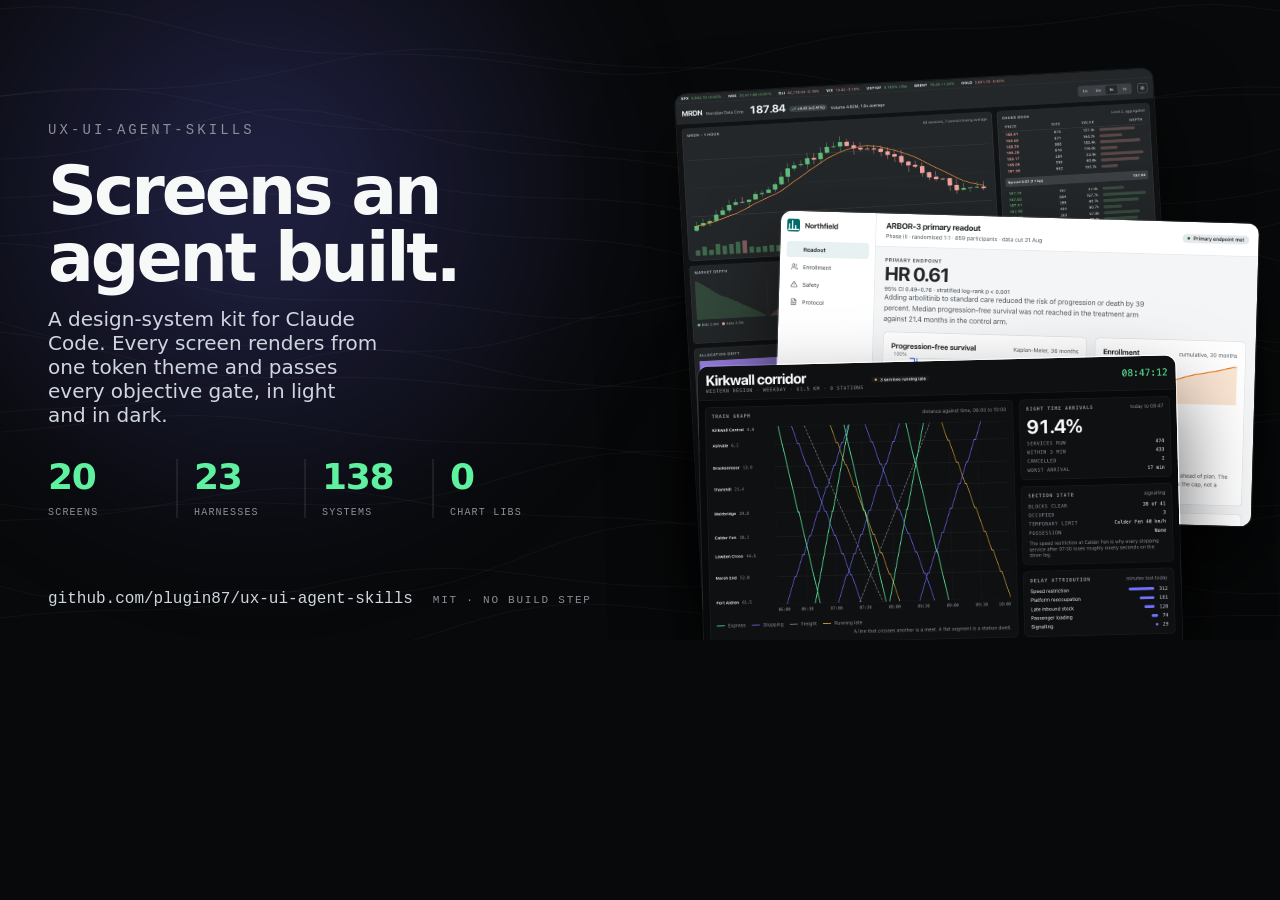
<file: .github/social/card.html>
<!doctype html>
<html lang="en" data-theme="dark">
<head>
<meta charset="utf-8" />
<title>ux-ui-agent-skills social card</title>
<link rel="stylesheet" href="../../examples/brandkit-demo/theme.css" />
<link rel="stylesheet" href="../../examples/directions.css" />
<style>
  *{box-sizing:border-box;margin:0}
  html,body{inline-size:1280px;block-size:640px;overflow:hidden}
  body{background:var(--lin-canvas);color:var(--lin-ink);font-family:var(--font-sans);
    -webkit-font-smoothing:antialiased;position:relative}

  /* the same topographic field the front door uses, quieted right down */
  .field{position:absolute;inset:0;opacity:.5}
  .field path{fill:none;stroke:var(--lin-hairline);stroke-width:1}
  .glow{position:absolute;inset-block-start:-30%;inset-inline-start:-10%;inline-size:60%;block-size:120%;
    background:radial-gradient(closest-side,color-mix(in oklab,var(--lin-accent) 26%,transparent),transparent);
    filter:blur(var(--blur-lg,60px))}

  .wrap{position:relative;block-size:100%;display:grid;grid-template-columns:1fr 1fr;
    align-items:center;gap:var(--space-8);padding:var(--space-10) var(--space-12)}

  .eyebrow{font-family:var(--font-mono);font-size:var(--text-sm);letter-spacing:.22em;
    text-transform:uppercase;color:var(--lin-ink-3)}
  h1{font-size:4.25rem;line-height:.98;letter-spacing:-0.045em;font-weight:700;
    margin-block:var(--space-5) var(--space-4);text-wrap:balance}
  .lede{font-size:var(--text-xl);line-height:var(--leading-snug);color:var(--lin-ink-2);
    max-inline-size:26ch}

  /* Four auto columns let the labels decide the width, and the labels are wider
     than the numbers, so they ran into each other. Fixed tracks and short labels. */
  .stats{display:grid;grid-template-columns:repeat(4,minmax(0,1fr));
    margin-block-start:var(--space-8);max-inline-size:32rem}
  .stat{padding-inline-start:var(--space-4);border-inline-start:2px solid var(--lin-hairline)}
  .stat:first-child{padding-inline-start:0;border-inline-start:0}
  .stat b{display:block;font-size:var(--text-4xl);font-weight:700;letter-spacing:-0.035em;
    line-height:1;font-variant-numeric:tabular-nums;color:var(--trm-accent)}
  .stat span{display:block;font-family:var(--font-mono);font-size:.625rem;letter-spacing:.12em;
    text-transform:uppercase;color:var(--lin-ink-3);margin-block-start:var(--space-3)}

  /* three real screens, one of them light, so the card shows range not a mood */
  .shots{position:relative;block-size:100%}
  .shots img{position:absolute;inline-size:30rem;border-radius:var(--radius-card);
    border:1px solid var(--lin-hairline);box-shadow:0 2.5rem 5rem rgb(0 0 0 / .62);display:block}
  .s1{inset-block-start:2.5rem;inset-inline-start:2rem;transform:rotate(-3.2deg)}
  .s2{inset-block-start:11rem;inset-inline-start:7.5rem;transform:rotate(1.6deg)}
  .s3{inset-block-start:20rem;inset-inline-start:2.75rem;transform:rotate(-1.4deg)}

  /* Anchored to the text column only: spanning the full width put it underneath
     the screenshots, where it read as a printing error. */
  .foot{position:absolute;inset-inline-start:var(--space-12);inset-block-end:var(--space-8);
    display:flex;align-items:baseline;gap:var(--space-5);flex-wrap:wrap;max-inline-size:34rem}
  .foot code{font-family:var(--font-mono);font-size:var(--text-base);color:var(--lin-ink-2)}
  .foot .tag{font-family:var(--font-mono);font-size:.6875rem;letter-spacing:.16em;
    text-transform:uppercase;color:var(--lin-ink-3)}
</style>
</head>
<body>
<div class="glow" aria-hidden="true"></div>
<svg class="field" viewBox="0 0 1280 640" preserveAspectRatio="none" aria-hidden="true" id="field"></svg>

<div class="wrap">
  <div>
    <p class="eyebrow">ux-ui-agent-skills</p>
    <h1>Screens an agent built.</h1>
    <p class="lede">A design-system kit for Claude Code. Every screen renders from one
      token theme and passes every objective gate, in light and in dark.</p>
    <!-- No gate count here on purpose: the card is uploaded by hand, so a number
         that moves every time a gate is added is the one claim on this page that
         nothing can keep honest. The three below change rarely, and the gated
         claim is made in words instead. -->
    <div class="stats">
      <div class="stat"><b>20</b><span>screens</span></div>
      <div class="stat"><b>23</b><span>harnesses</span></div>
      <div class="stat"><b>138</b><span>systems</span></div>
      <div class="stat"><b>0</b><span>chart libs</span></div>
    </div>
  </div>

  <div class="shots" aria-hidden="true">
    <img class="s1" src="../images/terminal-dark.png" alt="" />
    <img class="s2" src="../../examples/thumbs/tpl-trial.png" alt="" />
    <img class="s3" src="../../examples/thumbs/tpl-rail.png" alt="" />
  </div>
</div>

<div class="foot">
  <code>github.com/plugin87/ux-ui-agent-skills</code>
  <span class="tag">MIT &middot; no build step</span>
</div>

<script>
  // the same generated topography as the front door: deterministic, not hand-drawn
  let s = 20260915;
  const rnd = () => (s = (s * 1103515245 + 12345) % 2147483648) / 2147483648;
  const out = [];
  for (let i = 0; i < 16; i++) {
    const base = 40 + i * 40, amp = 16 + rnd() * 26, ph = rnd() * 6.283;
    let d = '';
    for (let x = 0; x <= 1280; x += 32) {
      const y = base + Math.sin(x / 190 + ph) * amp + Math.sin(x / 61 + ph * 2) * (amp * 0.26);
      d += (x === 0 ? 'M ' : ' L ') + x + ',' + y.toFixed(1);
    }
    out.push('<path d="' + d + '"/>');
  }
  document.getElementById('field').innerHTML = out.join('');
</script>
</body>
</html>
</file>
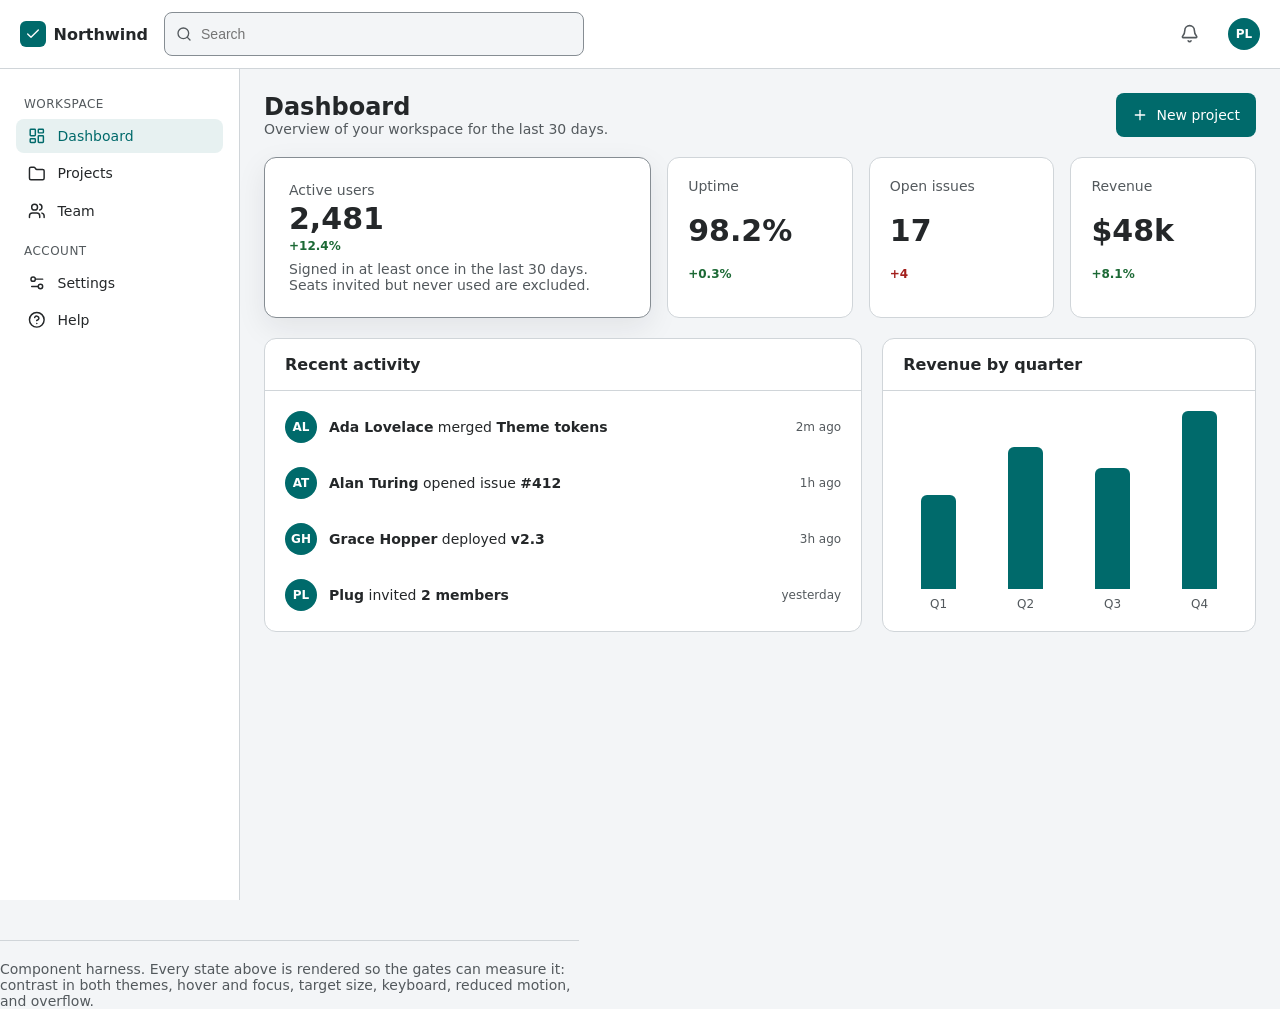
<file: examples/component-states/app-shell.html>
<!doctype html>
<html lang="en" data-theme="light">
<head>
<meta charset="utf-8" />
<meta name="viewport" content="width=device-width, initial-scale=1" />
<title>App Shell - Header + Sidebar (landmarks)</title>
<link rel="stylesheet" href="../brandkit-demo/theme.css" />
<style>
  *{box-sizing:border-box;margin:0}
  body{font-family:var(--font-sans);background:var(--color-surface-page);color:var(--color-text-primary)}
  .ico{inline-size:1.2rem;block-size:1.2rem;flex:none}
  .shell{min-block-size:100vh;display:grid;grid-template-rows:auto 1fr;grid-template-columns:15rem 1fr;
    grid-template-areas:"head head" "side main"}
  /* header */
  header.bar{grid-area:head;display:flex;align-items:center;gap:var(--space-4);padding:var(--space-3) var(--space-5);
    background:var(--color-surface-card);border-block-end:1px solid var(--color-border-default)}
  .brand{display:flex;align-items:center;gap:var(--space-2);font-weight:700;font-size:var(--text-base)}
  .brand .mark{inline-size:1.6rem;block-size:1.6rem;border-radius:var(--radius-sm);background:var(--color-action-primary);display:grid;place-items:center;color:var(--color-text-on-action)}
  .brand .mark .ico{inline-size:1rem;block-size:1rem}
  .hsearch{position:relative;flex:1;min-inline-size:0;max-inline-size:26.25rem;display:flex;align-items:center}
  .bar .iconbtn[aria-label="Notifications"]{margin-inline-start:auto}  /* push right cluster to the edge */
  .hsearch .ico{position:absolute;inset-inline-start:var(--space-3);inline-size:1rem;block-size:1rem;color:var(--color-text-secondary);pointer-events:none}
  .hsearch input{inline-size:100%;height:var(--size-control-md);padding-inline:2.25rem;border-radius:var(--radius-button);
    border:1px solid var(--color-border-strong);background:var(--color-surface-page);color:var(--color-text-primary);font-size:var(--text-sm)}
  .hsearch input:focus-visible{outline:none;box-shadow:var(--shadow-focus-ring);border-color:var(--color-action-primary)}
  .iconbtn{inline-size:var(--size-control-md);block-size:var(--size-control-md);display:grid;place-items:center;border:0;background:none;cursor:pointer;border-radius:var(--radius-button);color:var(--color-text-secondary)}
  .iconbtn:hover{background:var(--color-surface-raised);color:var(--color-text-primary)}
  .iconbtn:focus-visible{outline:none;box-shadow:var(--shadow-focus-ring)}
  .avatar{inline-size:2rem;block-size:2rem;border-radius:var(--radius-full);background:var(--color-action-primary);color:var(--color-text-on-action);display:grid;place-items:center;font-size:var(--text-xs);font-weight:600}
  .menutoggle{display:none}
  /* sidebar */
  aside.side{grid-area:side;background:var(--color-surface-card);border-inline-end:1px solid var(--color-border-default);padding:var(--space-4)}
  .nav{list-style:none;margin:0;padding:0;display:grid;gap:var(--space-1)}
  .nav .sec{font-size:var(--text-xs);color:var(--color-text-secondary);text-transform:uppercase;letter-spacing:.04em;padding:var(--space-3) var(--space-2) var(--space-1)}
  .nav a{display:flex;align-items:center;gap:var(--space-3);padding:var(--space-2) var(--space-3);border-radius:var(--radius-button);
    text-decoration:none;color:var(--color-text-primary);font-size:var(--text-sm);font-weight:500}
  .nav a:hover{background:var(--color-surface-raised)}
  .nav a:focus-visible{outline:none;box-shadow:var(--shadow-focus-ring)}
  .nav a[aria-current="page"]{background:var(--color-surface-brand);color:var(--color-text-link)}
  .nav a .ico{inline-size:1.1rem;block-size:1.1rem}
  /* main */
  main.content{grid-area:main;padding:var(--space-6);display:grid;gap:var(--space-5);align-content:start}
  .head-row{display:flex;align-items:flex-end;justify-content:space-between;gap:var(--space-4);flex-wrap:wrap}
  main.content h1{font-size:var(--text-2xl)}
  main.content .sub{color:var(--color-text-secondary);font-size:var(--text-sm)}
  .btn{height:var(--size-control-md);padding-inline:var(--space-4);border:0;border-radius:var(--radius-button);font:500 var(--text-sm)/1 var(--font-sans);cursor:pointer;background:var(--color-action-primary);color:var(--color-text-on-action);display:inline-flex;align-items:center;gap:var(--space-2)}
  .btn .ico{inline-size:1rem;block-size:1rem}
  .btn:hover{background:var(--color-action-primary-hover)}
  .btn:focus-visible{outline:none;box-shadow:var(--shadow-focus-ring)}
  .cards{display:grid;grid-template-columns:repeat(auto-fit,minmax(min(11.25rem,100%),1fr));gap:var(--space-4)}
  .stat{background:var(--color-surface-card);border:1px solid var(--color-border-default);border-radius:var(--radius-card);padding:var(--space-5);display:grid;gap:var(--space-1)}
  /* One metric leads. Four identical tiles give the eye nowhere to land. */
  .stat--lead{padding:var(--space-6);box-shadow:var(--shadow-md);border-color:var(--color-border-strong)}
  .stat--lead .n{font-size:var(--text-4xl)}
  @media(min-width:56rem){.stat--lead{grid-column:span 2}}
  .stat__note{font-size:var(--text-sm);color:var(--color-text-secondary);max-inline-size:40ch;margin:var(--space-1) 0 0}
  .stat .n{font-size:var(--text-3xl);font-weight:700;line-height:1.1}
  .stat .l{font-size:var(--text-sm);color:var(--color-text-secondary)}
  .stat .delta{font-size:var(--text-xs);font-weight:600}
  .up{color:var(--color-feedback-success)} .down{color:var(--color-text-error)}
  .panels{display:grid;grid-template-columns:1.6fr 1fr;gap:var(--space-5);align-items:stretch}
  .panel{background:var(--color-surface-card);border:1px solid var(--color-border-default);border-radius:var(--radius-card);overflow:hidden;display:flex;flex-direction:column}
  .panel h2{font-size:var(--text-base);padding:var(--space-4) var(--space-5);border-block-end:1px solid var(--color-border-default)}
  .activity{list-style:none;margin:0;padding:var(--space-2)}
  .activity li{display:flex;align-items:center;gap:var(--space-3);padding:var(--space-3);border-radius:var(--radius-button)}
  .activity li:hover{background:var(--color-surface-raised)}
  .av{inline-size:2rem;block-size:2rem;border-radius:var(--radius-full);display:grid;place-items:center;background:var(--color-action-primary);color:var(--color-text-on-action);font-size:var(--text-xs);font-weight:600;flex:none}
  .activity .t{font-size:var(--text-sm)} .activity .t b{font-weight:600}
  .activity .when{margin-inline-start:auto;font-size:var(--text-xs);color:var(--color-text-secondary);white-space:nowrap}
  .bars{display:flex;align-items:stretch;gap:var(--space-4);padding:var(--space-5);flex:1;min-block-size:11.25rem}
  .bars .col{flex:1;display:flex;flex-direction:column;align-items:center;gap:var(--space-2)}
  .bars .barbox{flex:1;inline-size:100%;display:flex;align-items:flex-end;justify-content:center}
  .bars .bar{inline-size:100%;max-inline-size:2.2rem;border-radius:var(--radius-sm) var(--radius-sm) 0 0;background:var(--color-action-primary)}
  .bars .cap{font-size:var(--text-xs);color:var(--color-text-secondary)}
  /* responsive */
  @media (max-width:980px){ .panels{grid-template-columns:1fr} }
  @media (max-width:720px){
    .shell{display:block}                 /* block stack: header, (sidebar), main, no overlap */
    aside.side{display:none;border-inline-end:0;border-block-end:1px solid var(--color-border-default)}
    aside.side.open{display:block}         /* opening pushes main DOWN, never covers it */
    .menutoggle{display:grid}
    .hsearch{display:none}                  /* search moves to command palette on mobile */
    .brand{flex:1;min-inline-size:0;overflow:hidden;white-space:nowrap}
    header.bar{padding-inline:var(--space-3);gap:var(--space-2)}
  }
</style>
</head>
<body>
<script src="icons.js"></script>
<div class="shell">
  <header class="bar">
    <button class="iconbtn menutoggle" id="menuToggle" aria-label="Toggle navigation" aria-expanded="false" aria-controls="side">
      <svg class="ico" aria-hidden="true"><use href="#i-menu"/></svg>
    </button>
    <span class="brand"><span class="mark" aria-hidden="true"><svg class="ico"><use href="#i-check"/></svg></span>Northwind</span>
    <div class="hsearch">
      <svg class="ico" aria-hidden="true"><use href="#i-search"/></svg>
      <input type="search" aria-label="Search" placeholder="Search" />
    </div>
    <button class="iconbtn" aria-label="Notifications"><svg class="ico" aria-hidden="true"><use href="#i-bell"/></svg></button>
    <span class="avatar" aria-hidden="true">PL</span>
  </header>

  <aside class="side" id="side">
    <nav aria-label="Primary">
      <ul class="nav">
        <li class="sec">Workspace</li>
        <li><a href="#" aria-current="page"><svg class="ico" aria-hidden="true"><use href="#i-dashboard"/></svg>Dashboard</a></li>
        <li><a href="#"><svg class="ico" aria-hidden="true"><use href="#i-folder"/></svg>Projects</a></li>
        <li><a href="#"><svg class="ico" aria-hidden="true"><use href="#i-users"/></svg>Team</a></li>
        <li class="sec">Account</li>
        <li><a href="#"><svg class="ico" aria-hidden="true"><use href="#i-settings"/></svg>Settings</a></li>
        <li><a href="#"><svg class="ico" aria-hidden="true"><use href="#i-help"/></svg>Help</a></li>
      </ul>
    </nav>
  </aside>

  <main class="content">
    <div class="head-row">
      <div>
        <h1>Dashboard</h1>
        <p class="sub">Overview of your workspace for the last 30 days.</p>
      </div>
      <button class="btn"><svg class="ico" aria-hidden="true"><use href="#i-plus"/></svg>New project</button>
    </div>

    <div class="cards">
      <div class="stat stat--lead"><div class="l">Active users</div><div class="n">2,481</div><div class="delta up">+12.4%</div><p class="stat__note">Signed in at least once in the last 30 days. Seats invited but never used are excluded.</p></div>
      <div class="stat"><div class="l">Uptime</div><div class="n">98.2%</div><div class="delta up">+0.3%</div></div>
      <div class="stat"><div class="l">Open issues</div><div class="n">17</div><div class="delta down">+4</div></div>
      <div class="stat"><div class="l">Revenue</div><div class="n">$48k</div><div class="delta up">+8.1%</div></div>
    </div>

    <div class="panels">
      <section class="panel" aria-labelledby="act-h">
        <h2 id="act-h">Recent activity</h2>
        <ul class="activity">
          <li><span class="av" aria-hidden="true">AL</span><span class="t"><b>Ada Lovelace</b> merged <b>Theme tokens</b></span><span class="when">2m ago</span></li>
          <li><span class="av" aria-hidden="true">AT</span><span class="t"><b>Alan Turing</b> opened issue <b>#412</b></span><span class="when">1h ago</span></li>
          <li><span class="av" aria-hidden="true">GH</span><span class="t"><b>Grace Hopper</b> deployed <b>v2.3</b></span><span class="when">3h ago</span></li>
          <li><span class="av" aria-hidden="true">PL</span><span class="t"><b>Plug</b> invited <b>2 members</b></span><span class="when">yesterday</span></li>
        </ul>
      </section>

      <section class="panel" aria-labelledby="rev-h">
        <h2 id="rev-h">Revenue by quarter</h2>
        <div class="bars" role="img" aria-label="Revenue by quarter: Q1 32k, Q2 48k, Q3 41k, Q4 60k.">
          <div class="col"><div class="barbox"><div class="bar" style="block-size:53%"></div></div><span class="cap">Q1</span></div>
          <div class="col"><div class="barbox"><div class="bar" style="block-size:80%"></div></div><span class="cap">Q2</span></div>
          <div class="col"><div class="barbox"><div class="bar" style="block-size:68%"></div></div><span class="cap">Q3</span></div>
          <div class="col"><div class="barbox"><div class="bar" style="block-size:100%"></div></div><span class="cap">Q4</span></div>
        </div>
      </section>
    </div>
  </main>
</div>

<script>
  const t=document.getElementById('menuToggle'),side=document.getElementById('side');
  t.addEventListener('click',()=>{const open=side.classList.toggle('open');t.setAttribute('aria-expanded',String(open));});
</script>
<footer style="margin-block-start:var(--space-10);padding-block-start:var(--space-5);border-block-start:1px solid var(--color-border-default);color:var(--color-text-secondary);font-size:var(--text-sm);max-inline-size:65ch">Component harness. Every state above is rendered so the gates can measure it: contrast in both themes, hover and focus, target size, keyboard, reduced motion, and overflow.</footer>
</body>
</html>
</file>
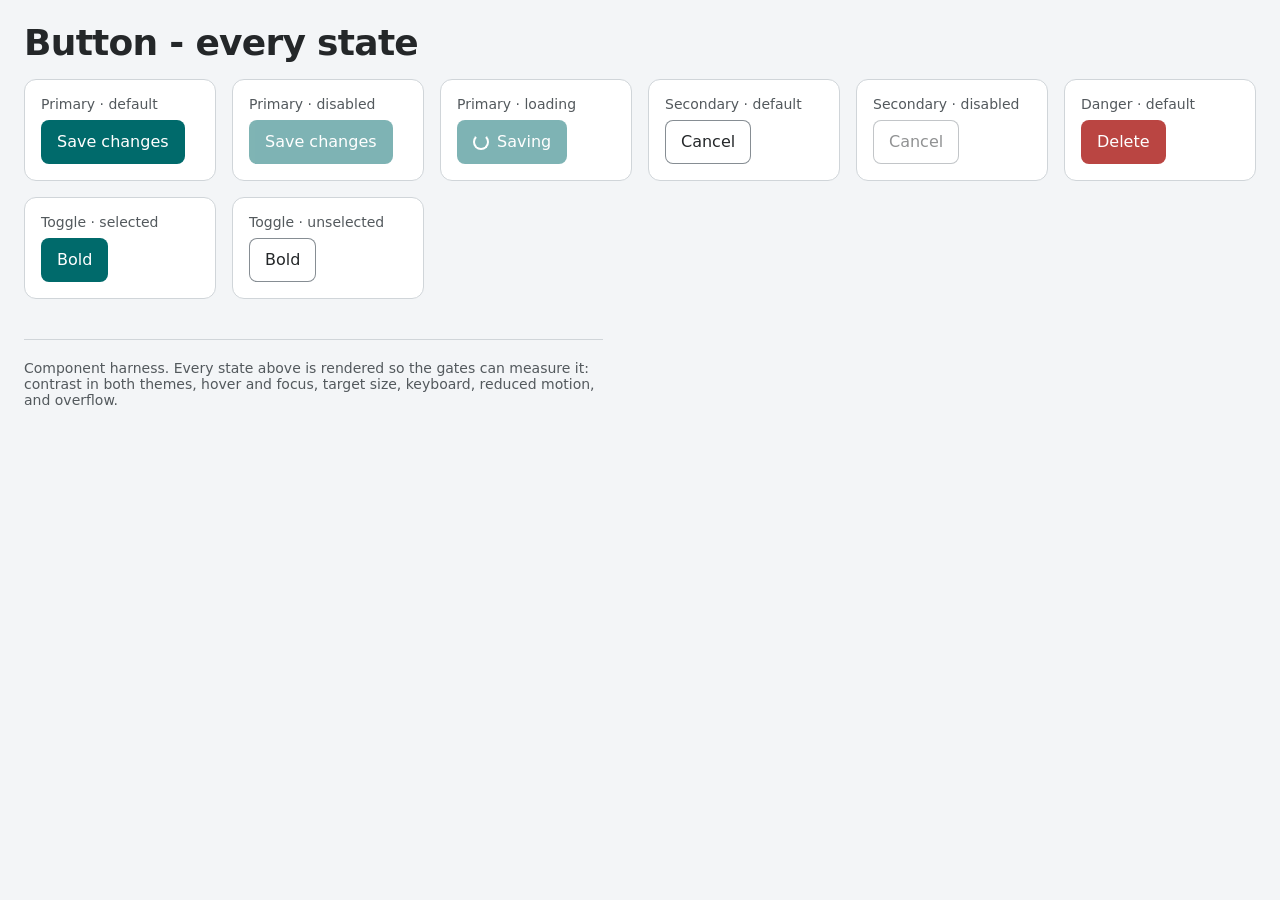
<file: examples/component-states/button.html>
<!doctype html>
<html lang="en" data-theme="light">
<head>
<meta charset="utf-8" />
<meta name="viewport" content="width=device-width, initial-scale=1" />
<title>Button - every state, verified</title>
<link rel="stylesheet" href="../brandkit-demo/theme.css" />
<style>
  /* A component is only "correct" if EVERY state renders right. This harness shows
     every variant × state so the gates (verify_states, axe, measure_render) can prove it. */
  *{box-sizing:border-box;margin:0}
  body{font-family:var(--font-sans);background:var(--color-surface-page);color:var(--color-text-primary);padding:var(--space-6)}
  h1{font-size:var(--text-4xl);line-height:var(--leading-tight);letter-spacing:-0.02em;margin-bottom:var(--space-4)}
  .grid{display:grid;grid-template-columns:repeat(auto-fit,minmax(min(100%,11.25rem),1fr));gap:var(--space-4)}
  .cell{display:grid;gap:var(--space-2);justify-items:start;padding:var(--space-4);border:1px solid var(--color-border-default);border-radius:var(--radius-card);background:var(--color-surface-card)}
  .cell small{font-size:var(--text-sm);color:var(--color-text-secondary)}
  /* the Button primitive - one definition, all states */
  .btn{display:inline-flex;align-items:center;gap:var(--space-2);height:var(--size-control-md);padding-inline:var(--space-4);
    border:0;border-radius:var(--radius-button);font:500 var(--text-base)/1 var(--font-sans);cursor:pointer;
    background:var(--color-action-primary);color:var(--color-text-on-action)}
  .btn:hover{background:var(--color-action-primary-hover)}
  .btn:focus-visible{outline:none;box-shadow:var(--shadow-focus-ring)}
  .btn:disabled{opacity:.5;cursor:not-allowed}
  .btn--secondary{background:transparent;color:var(--color-text-primary);box-shadow:inset 0 0 0 1px var(--color-border-strong)}
  .btn--secondary:hover{background:var(--color-surface-raised)}
  .btn--secondary:focus-visible{box-shadow:inset 0 0 0 1px var(--color-border-strong),var(--shadow-focus-ring)}
  .btn--danger{background:var(--color-action-danger);color:var(--color-text-on-action)}
  .btn--danger:hover{background:var(--color-action-danger-hover)}
  .btn[aria-pressed="true"]{background:var(--color-action-primary-hover)}
  .spin{inline-size:1em;block-size:1em;border:var(--border-width-medium) solid currentColor;border-block-start-color:transparent;border-radius:var(--radius-full);animation:s .6s linear infinite}
  @keyframes s{to{transform:rotate(360deg)}}
  @media(prefers-reduced-motion:reduce){.spin{animation:none}}
</style>
</head>
<body>
<h1>Button - every state</h1>
<div class="grid">
  <div class="cell"><small>Primary · default</small><button class="btn">Save changes</button></div>
  <div class="cell"><small>Primary · disabled</small><button class="btn" disabled>Save changes</button></div>
  <div class="cell"><small>Primary · loading</small><button class="btn" aria-busy="true" disabled><span class="spin" aria-hidden="true"></span> Saving</button></div>
  <div class="cell"><small>Secondary · default</small><button class="btn btn--secondary">Cancel</button></div>
  <div class="cell"><small>Secondary · disabled</small><button class="btn btn--secondary" disabled>Cancel</button></div>
  <div class="cell"><small>Danger · default</small><button class="btn btn--danger">Delete</button></div>
  <div class="cell"><small>Toggle · selected</small><button class="btn" role="button" aria-pressed="true" data-demo-state>Bold</button></div>
  <div class="cell"><small>Toggle · unselected</small><button class="btn btn--secondary" aria-pressed="false" data-demo-state>Bold</button></div>
</div>
<footer style="margin-block-start:var(--space-10);padding-block-start:var(--space-5);border-block-start:1px solid var(--color-border-default);color:var(--color-text-secondary);font-size:var(--text-sm);max-inline-size:65ch">Component harness. Every state above is rendered so the gates can measure it: contrast in both themes, hover and focus, target size, keyboard, reduced motion, and overflow.</footer>
</body>
</html>
</file>
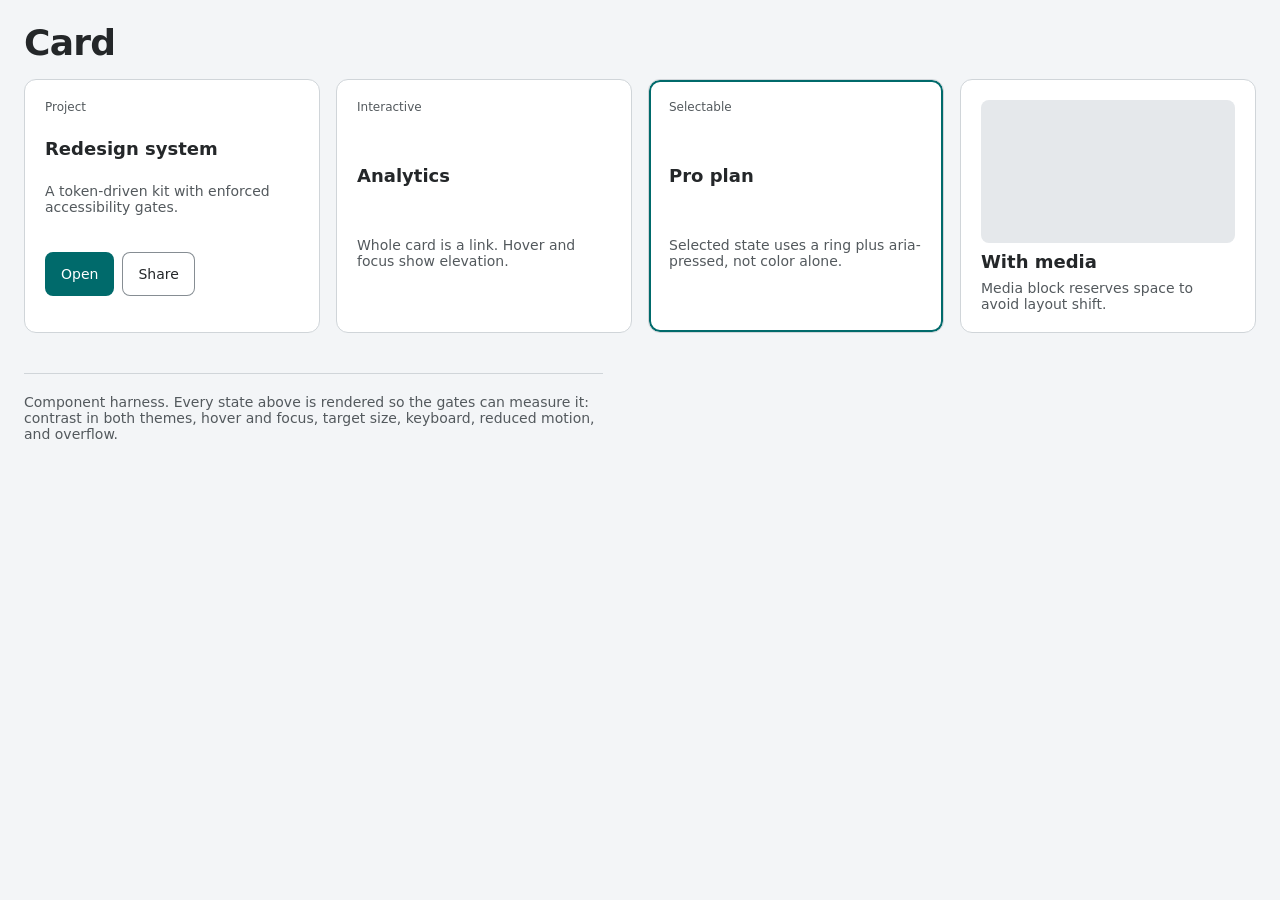
<file: examples/component-states/card.html>
<!doctype html>
<html lang="en" data-theme="light">
<head>
<meta charset="utf-8" />
<meta name="viewport" content="width=device-width, initial-scale=1" />
<title>Card - states</title>
<link rel="stylesheet" href="../brandkit-demo/theme.css" />
<style>
  *{box-sizing:border-box;margin:0}
  body{font-family:var(--font-sans);background:var(--color-surface-page);color:var(--color-text-primary);padding:var(--space-6)}
  h1{font-size:var(--text-4xl);line-height:var(--leading-tight);letter-spacing:-0.02em;margin-bottom:var(--space-4)}
  .grid{display:grid;grid-template-columns:repeat(auto-fit,minmax(min(15rem,100%),1fr));gap:var(--space-4)}
  .card{background:var(--color-surface-card);border:1px solid var(--color-border-default);border-radius:var(--radius-card);
    padding:var(--space-5);display:grid;gap:var(--space-2)}
  .card h2{font-size:var(--text-lg)}
  .card p{font-size:var(--text-sm);color:var(--color-text-secondary)}
  .card .cap{font-size:var(--text-xs);color:var(--color-text-secondary);text-transform:none}
  .actions{display:flex;gap:var(--space-2);margin-block-start:var(--space-3)}
  .btn{height:var(--size-control-md);padding-inline:var(--space-4);border:0;border-radius:var(--radius-button);font:500 var(--text-sm)/1 var(--font-sans);cursor:pointer;background:var(--color-action-primary);color:var(--color-text-on-action)}
  .btn:hover{background:var(--color-action-primary-hover)}
  .btn:focus-visible{outline:none;box-shadow:var(--shadow-focus-ring)}
  .btn--secondary{background:transparent;color:var(--color-text-primary);box-shadow:inset 0 0 0 1px var(--color-border-strong)}
  .btn--secondary:hover{background:var(--color-surface-raised)}
  .btn--secondary:focus-visible{box-shadow:inset 0 0 0 1px var(--color-border-strong),var(--shadow-focus-ring)}
  /* interactive card (whole card is a link) */
  a.card{text-decoration:none;color:inherit;transition:box-shadow var(--transition-micro,150ms),border-color var(--transition-micro,150ms)}
  a.card:hover{border-color:var(--color-border-strong);box-shadow:var(--shadow-md)}
  a.card:focus-visible{outline:none;box-shadow:var(--shadow-focus-ring)}
  /* selectable card */
  .card[aria-pressed="true"]{box-shadow:inset 0 0 0 var(--border-width-medium) var(--color-action-primary)}
  button.card{text-align:start;cursor:pointer;font:inherit;color:inherit}
  .media{aspect-ratio:16/9;border-radius:var(--radius-button);background:var(--color-surface-raised)}
</style>
</head>
<body>
<h1>Card</h1>
<div class="grid">
  <article class="card">
    <span class="cap">Project</span>
    <h2>Redesign system</h2>
    <p>A token-driven kit with enforced accessibility gates.</p>
    <div class="actions"><button class="btn">Open</button><button class="btn btn--secondary">Share</button></div>
  </article>

  <a class="card" href="#">
    <span class="cap">Interactive</span>
    <h2>Analytics</h2>
    <p>Whole card is a link. Hover and focus show elevation.</p>
  </a>

  <button class="card" type="button" aria-pressed="true" data-demo-state>
    <span class="cap">Selectable</span>
    <h2>Pro plan</h2>
    <p>Selected state uses a ring plus aria-pressed, not color alone.</p>
  </button>

  <article class="card">
    <div class="media" aria-hidden="true"></div>
    <h2>With media</h2>
    <p>Media block reserves space to avoid layout shift.</p>
  </article>
</div>
<footer style="margin-block-start:var(--space-10);padding-block-start:var(--space-5);border-block-start:1px solid var(--color-border-default);color:var(--color-text-secondary);font-size:var(--text-sm);max-inline-size:65ch">Component harness. Every state above is rendered so the gates can measure it: contrast in both themes, hover and focus, target size, keyboard, reduced motion, and overflow.</footer>
</body>
</html>
</file>
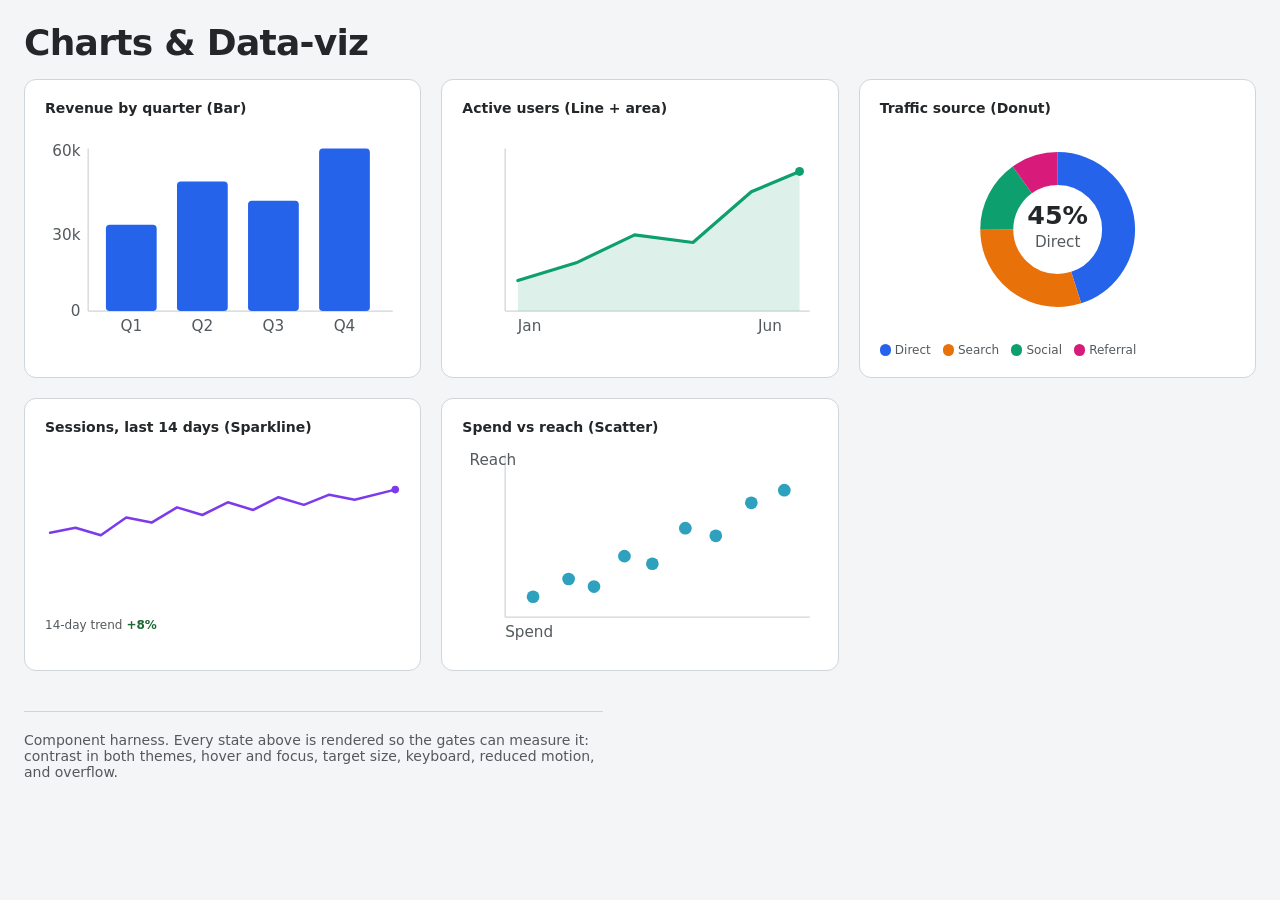
<file: examples/component-states/charts.html>
<!doctype html>
<html lang="en" data-theme="light">
<head>
<meta charset="utf-8" />
<meta name="viewport" content="width=device-width, initial-scale=1" />
<title>Charts / Data-viz - verified</title>
<link rel="stylesheet" href="../brandkit-demo/theme.css" />
<style>
  *{box-sizing:border-box;margin:0}
  body{font-family:var(--font-sans);background:var(--color-surface-page);color:var(--color-text-primary);padding:var(--space-6)}
  h1{font-size:var(--text-4xl);line-height:var(--leading-tight);letter-spacing:-0.02em;margin-bottom:var(--space-4)}
  h2{font-size:var(--text-lg);margin:var(--space-5) 0 var(--space-2)}
  .grid{display:grid;grid-template-columns:repeat(auto-fit,minmax(min(18.75rem,100%),1fr));gap:var(--space-5)}
  figure{margin:0;background:var(--color-surface-card);border:1px solid var(--color-border-default);border-radius:var(--radius-card);padding:var(--space-5);display:grid;gap:var(--space-3)}
  figcaption{font-size:var(--text-sm);font-weight:600}
  svg.chart{inline-size:100%;block-size:auto;display:block;overflow:visible}
  .axis{stroke:var(--color-chart-grid);stroke-width:1}
  .axislabel{fill:var(--color-text-secondary);font-size:var(--text-xs);font-family:var(--font-sans)}
  .legend{display:flex;flex-wrap:wrap;gap:var(--space-3);font-size:var(--text-xs);color:var(--color-text-secondary)}
  .legend span{display:inline-flex;align-items:center;gap:var(--space-1)}
  .swatch{inline-size:.7rem;block-size:.7rem;border-radius:var(--radius-sm);flex:none}
  .c1{background:var(--color-chart-1)} .c2{background:var(--color-chart-2)} .c3{background:var(--color-chart-3)}
  .c4{background:var(--color-chart-4)} .c5{background:var(--color-chart-5)}
  /* entrance animations */
  @keyframes rise{from{transform:scaleY(0)}to{transform:scaleY(1)}}
  @keyframes draw{from{stroke-dashoffset:1}to{stroke-dashoffset:0}}
  @keyframes fadein{from{opacity:0}to{opacity:1}}
  @keyframes pop{from{transform:scale(.4);opacity:0}to{transform:scale(1);opacity:1}}
  .bar{transform-box:fill-box;transform-origin:bottom;animation:rise var(--duration-slow) var(--ease-emphasized) both}
  /* Stagger is an index times a token, never a typed millisecond: change the
     duration scale and the whole sequence follows. */
  .bar{--n:0;animation-delay:calc(var(--duration-fast) * 0.66 * var(--n))}
  .bar:nth-of-type(2){--n:1}.bar:nth-of-type(3){--n:2}.bar:nth-of-type(4){--n:3}
  .draw{stroke-dasharray:1;animation:draw calc(var(--duration-slow) * 3.4) var(--ease-out) both}
  .area{animation:fadein var(--duration-slow) var(--ease-out) calc(var(--duration-slow) * 1.25) both}
  .donut{transform-box:fill-box;transform-origin:center;animation:pop var(--duration-slow) var(--ease-emphasized) both}
  .pt{transform-box:fill-box;transform-origin:center;animation:pop var(--duration-normal) var(--ease-emphasized) both}
  .pt{--n:0;animation-delay:calc(var(--duration-fast) * 0.42 * var(--n))}
  .pt:nth-of-type(2){--n:1}.pt:nth-of-type(3){--n:2}.pt:nth-of-type(4){--n:3}
  .pt:nth-of-type(5){--n:4}.pt:nth-of-type(6){--n:5}.pt:nth-of-type(7){--n:6}
  .pt:nth-of-type(8){--n:7}.pt:nth-of-type(9){--n:8}
  @media(prefers-reduced-motion:reduce){.bar,.draw,.area,.donut,.pt{animation:none}}
</style>
</head>
<body>
<h1>Charts &amp; Data-viz</h1>
<div class="grid">

  <figure>
    <figcaption>Revenue by quarter (Bar)</figcaption>
    <svg class="chart" viewBox="0 0 280 160" role="img" aria-label="Bar chart of revenue by quarter: Q1 32k, Q2 48k, Q3 41k, Q4 60k.">
      <line class="axis" x1="34" y1="6" x2="34" y2="134"/><line class="axis" x1="34" y1="134" x2="274" y2="134"/>
      <text class="axislabel" x="28" y="12" text-anchor="end">60k</text>
      <text class="axislabel" x="28" y="78" text-anchor="end">30k</text>
      <text class="axislabel" x="28" y="138" text-anchor="end">0</text>
      <g aria-hidden="true">
        <rect x="48"  y="66"  width="40" height="68"  rx="3" fill="var(--color-chart-1)"/>
        <rect x="104" y="32"  width="40" height="102" rx="3" fill="var(--color-chart-1)"/>
        <rect x="160" y="47"  width="40" height="87"  rx="3" fill="var(--color-chart-1)"/>
        <rect x="216" y="6"   width="40" height="128" rx="3" fill="var(--color-chart-1)"/>
      </g>
      <text class="axislabel" x="68"  y="150" text-anchor="middle">Q1</text>
      <text class="axislabel" x="124" y="150" text-anchor="middle">Q2</text>
      <text class="axislabel" x="180" y="150" text-anchor="middle">Q3</text>
      <text class="axislabel" x="236" y="150" text-anchor="middle">Q4</text>
    </svg>
  </figure>

  <figure>
    <figcaption>Active users (Line + area)</figcaption>
    <svg class="chart" viewBox="0 0 280 160" role="img" aria-label="Line chart of active users trending upward from 12k in January to 47k in June.">
      <line class="axis" x1="34" y1="6" x2="34" y2="134"/><line class="axis" x1="34" y1="134" x2="274" y2="134"/>
      <g aria-hidden="true">
        <path d="M44 110 L90 96 L136 74 L182 80 L228 40 L266 24 L266 134 L44 134 Z" fill="var(--color-chart-3)" fill-opacity=".14"/>
        <path d="M44 110 L90 96 L136 74 L182 80 L228 40 L266 24" fill="none" stroke="var(--color-chart-3)" stroke-width="2.5" stroke-linecap="round" stroke-linejoin="round"/>
        <circle cx="266" cy="24" r="3.5" fill="var(--color-chart-3)"/>
      </g>
      <text class="axislabel" x="44"  y="150">Jan</text>
      <text class="axislabel" x="252" y="150" text-anchor="end">Jun</text>
    </svg>
  </figure>

  <figure>
    <figcaption>Traffic source (Donut)</figcaption>
    <svg class="chart" viewBox="0 0 280 160" role="img" aria-label="Donut chart of traffic source: Direct 45 percent, Search 30 percent, Social 15 percent, Referral 10 percent.">
      <g aria-hidden="true" transform="translate(140,80)" fill="none" stroke-width="26">
        <circle r="48" stroke="var(--color-chart-1)" stroke-dasharray="135.7 301.6" transform="rotate(-90)"/>
        <circle r="48" stroke="var(--color-chart-2)" stroke-dasharray="90.5 301.6" stroke-dashoffset="-135.7" transform="rotate(-90)"/>
        <circle r="48" stroke="var(--color-chart-3)" stroke-dasharray="45.2 301.6" stroke-dashoffset="-226.2" transform="rotate(-90)"/>
        <circle r="48" stroke="var(--color-chart-4)" stroke-dasharray="30.2 301.6" stroke-dashoffset="-271.4" transform="rotate(-90)"/>
      </g>
      <text x="140" y="76" text-anchor="middle" font-size="20" font-weight="700" fill="var(--color-text-primary)">45%</text>
      <text x="140" y="94" text-anchor="middle" class="axislabel">Direct</text>
    </svg>
    <div class="legend">
      <span><span class="swatch c1"></span>Direct</span><span><span class="swatch c2"></span>Search</span>
      <span><span class="swatch c3"></span>Social</span><span><span class="swatch c4"></span>Referral</span>
    </div>
  </figure>

  <figure>
    <figcaption>Sessions, last 14 days (Sparkline)</figcaption>
    <svg class="chart" viewBox="0 0 280 56" role="img" aria-label="Sparkline of sessions over 14 days, ending up 8 percent.">
      <g aria-hidden="true">
        <path d="M4 40 L24 36 L44 42 L64 28 L84 32 L104 20 L124 26 L144 16 L164 22 L184 12 L204 18 L224 10 L244 14 L276 6" fill="none" stroke="var(--color-chart-5)" stroke-width="2" stroke-linecap="round" stroke-linejoin="round"/>
        <circle cx="276" cy="6" r="3" fill="var(--color-chart-5)"/>
      </g>
    </svg>
    <div class="legend"><span>14-day trend <strong style="color:var(--color-feedback-success)">+8%</strong></span></div>
  </figure>

  <figure>
    <figcaption>Spend vs reach (Scatter)</figcaption>
    <svg class="chart" viewBox="0 0 280 160" role="img" aria-label="Scatter plot of campaign spend versus reach showing a positive correlation across 9 campaigns.">
      <line class="axis" x1="34" y1="6" x2="34" y2="134"/><line class="axis" x1="34" y1="134" x2="274" y2="134"/>
      <g aria-hidden="true" fill="var(--color-chart-6)" fill-opacity=".85">
        <circle cx="56" cy="118" r="5"/><circle cx="84" cy="104" r="5"/><circle cx="104" cy="110" r="5"/>
        <circle cx="128" cy="86" r="5"/><circle cx="150" cy="92" r="5"/><circle cx="176" cy="64" r="5"/>
        <circle cx="200" cy="70" r="5"/><circle cx="228" cy="44" r="5"/><circle cx="254" cy="34" r="5"/>
      </g>
      <text class="axislabel" x="34" y="150">Spend</text>
      <text class="axislabel" x="6" y="14">Reach</text>
    </svg>
  </figure>

</div>
<footer style="margin-block-start:var(--space-10);padding-block-start:var(--space-5);border-block-start:1px solid var(--color-border-default);color:var(--color-text-secondary);font-size:var(--text-sm);max-inline-size:65ch">Component harness. Every state above is rendered so the gates can measure it: contrast in both themes, hover and focus, target size, keyboard, reduced motion, and overflow.</footer>
</body>
</html>
</file>
<file: examples/brandkit-demo/theme.css>
/* brandkit-demo theme.css — generated foundation (OKLCH brand hue 195, fintech "precise/calm") */
:root{
  --color-surface-page:#f3f5f7;--color-surface-card:#ffffff;--color-surface-raised:#e5e8eb;
  --color-text-primary:#242729;--color-text-secondary:#53595d;--color-text-on-action:#ffffff;
  --color-action-primary:#006a6b;--color-action-primary-hover:#006a6b;
  --color-action-danger:#ba4542;--color-action-danger-hover:#95302f;
  --color-border-default:#d0d5d9;--color-border-strong:#868d93;
  --color-text-link:#006a6b;--color-feedback-success:#1c6935;--color-text-error:#a3201d;--color-feedback-warning:#8a5a00;
  --color-surface-brand:#e7f1f1;        /* faint brand wash (dark text passes) */
  --color-surface-inverse:#161a1c;--color-text-inverse:#f3f5f7;  /* dark band */
  /* data-viz categorical (color-blind-aware, from tokens/data-viz.json) */
  --color-chart-1:#2563eb;--color-chart-2:#e8710a;--color-chart-3:#0e9f6e;
  --color-chart-4:#d81b7a;--color-chart-5:#7c3aed;--color-chart-6:#0891b2;
  --color-chart-grid:#d0d5d9;--color-chart-track:#e5e8eb;
  --font-sans:Inter,system-ui,-apple-system,"Segoe UI",sans-serif;
  /* type scale (Major Third) */
  --text-xs:.75rem;--text-sm:.875rem;--text-base:1rem;--text-lg:1.125rem;--text-xl:1.25rem;
  --text-2xl:1.5rem;--text-3xl:1.875rem;--text-4xl:2.25rem;--text-5xl:3rem;--text-6xl:3.75rem;
  --leading-tight:1.08;--leading-snug:1.2;--leading-normal:1.5;
  /* spacing (4px base) */
  --space-1:.25rem;--space-2:.5rem;--space-3:.75rem;--space-4:1rem;--space-5:1.25rem;
  --space-6:1.5rem;--space-8:2rem;--space-10:2.5rem;--space-12:3rem;--space-16:4rem;--space-20:5rem;--space-24:6rem;
  /* radius + sizing */
  --radius-sm:.375rem;--radius-button:.5rem;--radius-card:.75rem;--radius-lg:1.25rem;--radius-pill:980px;--radius-full:9999px;
  /* tokens/borders.json defines these; the theme never emitted them, so every
     keyline in the examples was written as a raw 2px. */
  --border-width-thin:1px;--border-width-medium:2px;--border-width-thick:4px;
  /* The scrim behind a modal. banking.html styled dialog::backdrop with this and
     the theme never defined it, so the backdrop rendered fully transparent and
     the page behind a modal was never dimmed. */
  --color-scrim:rgba(2,6,23,0.6);
  --size-control-md:2.75rem;--size-control-lg:3.25rem;
  /* depth */
  --shadow-sm:0 1px 2px rgba(20,30,40,.06);--shadow-md:0 10px 30px rgba(20,30,40,.08);--shadow-lg:0 24px 60px rgba(20,30,40,.12);
  --shadow-focus-ring:0 0 0 2px var(--color-surface-page),0 0 0 4px var(--color-action-primary);
  /* motion */
  --duration-fast:120ms;--duration-normal:220ms;--duration-slow:320ms;
  --ease-out:cubic-bezier(.22,.61,.36,1);--ease-in:cubic-bezier(.55,.06,.68,.19);--ease-in-out:cubic-bezier(.45,.05,.55,.95);
  --ease-emphasized:cubic-bezier(.2,0,0,1);
  --transition-micro:var(--duration-fast) var(--ease-out);
}
:root[data-theme="dark"]{
  --color-scrim:rgba(0,0,0,0.7);
  --color-surface-page:#101214;--color-surface-card:#242729;--color-surface-raised:#3c4044;
  --color-text-primary:#f3f5f7;--color-text-secondary:#adb4ba;--color-text-on-action:#ffffff;
  --color-action-primary:#006a6b;--color-action-primary-hover:#004e4f;
  --color-action-danger:#ba4542;--color-action-danger-hover:#95302f;
  --color-border-default:#3c4044;--color-border-strong:#868d93;
  --color-text-link:#00bdbe;--color-feedback-success:#62bb78;--color-text-error:#f3a39e;--color-feedback-warning:#e0a83a;
  --color-surface-brand:#103536;        /* dark teal wash — text-link passes on it */
  --color-chart-1:#60a5fa;--color-chart-2:#fb923c;--color-chart-3:#34d399;
  --color-chart-4:#f472b6;--color-chart-5:#a78bfa;--color-chart-6:#22d3ee;
  --color-chart-grid:#3c4044;--color-chart-track:#3c4044;
}
</file>
<file: examples/directions.css>
/* directions.css — four aesthetic directions from design-systems/library/, resolved
 * into scoped custom properties. Each band of the landing page renders in one of
 * them, which is the kit's central claim made visible: same rules, same gates,
 * different look. Values are token DEFINITIONS, not values typed into components.
 *
 *   linear-app  → design-systems/library/linear-app/DESIGN.md
 *   apple       → design-systems/library/apple/DESIGN.md
 *   editorial   → taste/aesthetic-systems.md, editorial archetype
 *   terminal    → taste/aesthetic-systems.md, brutalist archetype
 */
:root{
  /* type stacks the shared theme does not carry */
  --font-serif:"Iowan Old Style","Palatino Linotype",Palatino,Georgia,"Times New Roman",serif;
  --font-mono:ui-monospace,"SF Mono",SFMono-Regular,Menlo,Consolas,"Liberation Mono",monospace;

  /* linear-app: darkness as the native medium, one chromatic accent */
  --lin-canvas:#08090a;
  --lin-panel:#0f1011;
  --lin-raised:#191a1b;
  --lin-raised-2:#28282c;
  --lin-hairline:rgba(255,255,255,0.08);
  --lin-hairline-soft:rgba(255,255,255,0.05);
  --lin-ink:#f7f8f8;
  --lin-ink-2:#d0d6e0;
  --lin-ink-3:#8a8f98;
  --lin-accent:#7170ff;
  /* Linear ships #5e6ad2 behind near-white text, which measures 4.42:1 - AA by
     a rounding error. One step deeper clears it at 5.20:1 and keeps the hue. */
  --lin-accent-bg:#535ec7;
  --lin-accent-hover:#828fff;
  --lin-glow-a:rgba(94,106,210,0.55);
  --lin-glow-b:rgba(113,112,255,0.28);

  /* two values the shared theme has no token for */
  --ring-w:2px;              /* focus outline width */
  --blur-sm:8px;
  /* a soft glow behind the hero, and the depth the tilting gallery is read in */
  --blur-glow:30px; --perspective-gallery:75rem;             /* glass blur */
  --marquee-dur:120s;        /* one full pass of the library marquee */
  --sweep-dur:4s;            /* one radar revolution */

  /* apple: absolute black, one product, nothing else */
  --apl-canvas:#000000;
  --apl-ink:#f5f5f7;
  --apl-ink-2:#a1a1a6;
  --apl-accent:#2997ff;

  /* editorial: warm paper, ink, a single rule weight */
  --edi-paper:#f7f4ee;
  --edi-ink:#1a1714;
  --edi-ink-2:#5c544a;
  --edi-rule:#ded5c7;
  --edi-accent:#9a3b2f;

  /* terminal: no radius, hard borders, phosphor accent */
  --trm-canvas:#0b0d0c;
  --trm-ink:#d7e0d8;
  --trm-ink-2:#7d8a80;
  --trm-line:#233028;
  --trm-accent:#5ef2a0;
}
</file>
<file: evals/out/blind-2026-08-25/billing-settings/theme.css>
/* Generated by scripts/build_tokens.mjs from design-tokens.json — do not edit by hand. */
:root {
  --color-surface-page: #ffffff;
  --color-surface-card: #ffffff;
  --color-surface-raised: #f3f4f6;
  --color-surface-sunken: #f9fafb;
  --color-surface-scrim: rgba(3, 7, 18, 0.6);
  --color-text-primary: #111827;
  --color-text-secondary: #4b5563;
  --color-text-tertiary: #6b7280;
  --color-text-on-action: #ffffff;
  --color-text-link: #2563eb;
  --color-border-default: #e5e7eb;
  --color-border-strong: #6b7280;
  --color-action-primary: #2563eb;
  --color-action-primary-hover: #1d4ed8;
  --color-action-primary-active: #1e40af;
  --color-action-danger: #dc2626;
  --color-action-danger-hover: #b91c1c;
  --color-feedback-success: #16a34a;
  --color-feedback-warning: #b45309;
  --color-feedback-error: #dc2626;
  --color-feedback-info: #2563eb;
  --color-button-primary-bg: #2563eb;
  --color-button-primary-bg-hover: #1d4ed8;
  --color-button-primary-text: #ffffff;
  --color-button-destructive-bg: #dc2626;
  --color-button-destructive-text: #ffffff;
  --color-button-secondary-bg: transparent;
  --color-button-secondary-text: #111827;
  --color-button-secondary-border: #6b7280;
  --color-input-bg: #ffffff;
  --color-input-border: #6b7280;
  --color-input-border-error: #dc2626;
  --color-input-text: #111827;
  --color-input-placeholder: #6b7280;
  --font-family-sans: Inter, system-ui, -apple-system, sans-serif;
  --font-family-mono: "JetBrains Mono", ui-monospace, monospace;
  --font-size-xs: 0.75rem;
  --font-size-sm: 0.875rem;
  --font-size-base: 1rem;
  --font-size-lg: 1.125rem;
  --font-size-xl: 1.25rem;
  --font-size-2xl: 1.5rem;
  --font-size-3xl: 1.875rem;
  --font-size-4xl: 2.25rem;
  --font-weight-regular: 400;
  --font-weight-medium: 500;
  --font-weight-semibold: 600;
  --font-weight-bold: 700;
  --leading-tight: 1.25;
  --leading-normal: 1.5;
  --space-1: 0.25rem;
  --space-2: 0.5rem;
  --space-3: 0.75rem;
  --space-4: 1rem;
  --space-5: 1.25rem;
  --space-6: 1.5rem;
  --space-8: 2rem;
  --space-10: 2.5rem;
  --space-12: 3rem;
  --space-16: 4rem;
  --radius-sm: 0.25rem;
  --radius-md: 0.5rem;
  --radius-lg: 0.75rem;
  --radius-button: 0.5rem;
  --radius-card: 0.75rem;
  --radius-full: 9999px;
  --shadow-sm: 0 1px 2px rgba(16, 24, 40, 0.06);
  --shadow-md: 0 4px 12px rgba(16, 24, 40, 0.08);
  --shadow-lg: 0 12px 32px rgba(16, 24, 40, 0.12);
  --shadow-focus-ring: 0 0 0 2px #ffffff, 0 0 0 4px #2563eb;
  --duration-instant: 100ms;
  --duration-fast: 150ms;
  --duration-normal: 250ms;
  --duration-loading: 700ms;
  --easing-out: cubic-bezier(0, 0, 0.2, 1);
  --easing-in: cubic-bezier(0.4, 0, 1, 1);
  --easing-emphasized: cubic-bezier(0.2, 0, 0, 1);
  --size-control-sm: 2rem;
  --size-control-md: 2.5rem;
  --size-control-lg: 3rem;
  --size-icon-sm: 1rem;
  --size-icon-md: 1.25rem;
  --size-icon-lg: 1.5rem;
  --size-target-min: 1.5rem;
}
:root[data-theme="dark"] {
  --color-surface-page: #030712;
  --color-surface-card: #111827;
  --color-surface-raised: #1f2937;
  --color-surface-sunken: #030712;
  --color-text-primary: #f9fafb;
  --color-text-secondary: #d1d5db;
  --color-text-tertiary: #9ca3af;
  --color-text-on-action: #ffffff;
  --color-text-link: #60a5fa;
  --color-border-default: #1f2937;
  --color-border-strong: #6b7280;
  --color-action-primary: #2563eb;
  --color-action-primary-hover: #1d4ed8;
  --color-action-primary-active: #1e40af;
  --color-action-danger: #dc2626;
  --color-action-danger-hover: #b91c1c;
  --color-feedback-success: #4ade80;
  --color-feedback-warning: #fbbf24;
  --color-feedback-error: #f87171;
  --color-feedback-info: #60a5fa;
  --color-button-secondary-text: #f9fafb;
  --color-input-bg: #111827;
  --color-input-border-error: #f87171;
  --color-input-text: #f9fafb;
  --color-input-placeholder: #9ca3af;
  --shadow-focus-ring: 0 0 0 2px #030712, 0 0 0 4px #2563eb;
}
</file>
<file: evals/out/blind-2026-08-25/billing-settings/billing-settings.css>
/* Billing settings screen — every value below resolves to a var(--...) defined in
   src/theme.css (built from design-tokens.json). No hex, no raw px, no raw ms. */

*, *::before, *::after { box-sizing: border-box; }

html {
  color-scheme: light dark;
}

body {
  margin: 0;
  background: var(--color-surface-sunken);
  color: var(--color-text-primary);
  font-family: var(--font-family-sans);
  font-size: var(--font-size-base);
  line-height: var(--leading-normal);
  -webkit-font-smoothing: antialiased;
}

h1, h2, h3, p, ul, figure { margin: 0; }
ul { padding: 0; list-style: none; }

/* ---------- utility ---------- */

.sr-only {
  position: absolute;
  inline-size: 1px;
  block-size: 1px;
  overflow: hidden;
  clip: rect(0, 0, 0, 0);
  white-space: nowrap;
  border: 0;
  padding: 0;
  margin: -1px;
}

.skip-link {
  position: absolute;
  inset-block-start: var(--space-2);
  inset-inline-start: var(--space-2);
  transform: translateY(-150%);
  background: var(--color-action-primary);
  color: var(--color-text-on-action);
  padding: var(--space-2) var(--space-4);
  border-radius: var(--radius-md);
  font-weight: var(--font-weight-medium);
  text-decoration: none;
  transition: transform var(--duration-fast) var(--easing-out);
  z-index: 100;
}
.skip-link:focus {
  transform: translateY(0);
  outline: none;
  box-shadow: var(--shadow-focus-ring);
}

/* ---------- layout shell ---------- */

.page {
  max-inline-size: 46rem;
  margin-inline: auto;
  padding: var(--space-6) var(--space-4) var(--space-16);
}

.page-header {
  margin-block-end: var(--space-8);
}

.back-link {
  display: inline-flex;
  align-items: center;
  gap: var(--space-1);
  color: var(--color-text-secondary);
  text-decoration: none;
  font-size: var(--font-size-sm);
  font-weight: var(--font-weight-medium);
  padding-block: var(--space-1);
  border-radius: var(--radius-sm);
}
.back-link:hover { color: var(--color-text-primary); }
.back-link:focus-visible { outline: none; box-shadow: var(--shadow-focus-ring); }
.back-link .ico { inline-size: var(--size-icon-sm); block-size: var(--size-icon-sm); }

.page-title {
  font-size: var(--font-size-3xl);
  font-weight: var(--font-weight-bold);
  line-height: var(--leading-tight);
  margin-block-start: var(--space-4);
}

.page-subtitle {
  color: var(--color-text-secondary);
  font-size: var(--font-size-base);
  margin-block-start: var(--space-2);
  max-inline-size: 60ch;
}

.page-main {
  display: flex;
  flex-direction: column;
  gap: var(--space-10);
  min-inline-size: 0;
}
/* A flex column's items default to min-width:auto — the history table's nowrap
   cells then push the section (and the page) wider than the viewport instead of
   scrolling inside .table-scroll. Force every section to actually shrink. */
.page-main > .section { min-inline-size: 0; }

.section-title {
  font-size: var(--font-size-lg);
  font-weight: var(--font-weight-semibold);
  margin-block-end: var(--space-4);
}

.section-header-row {
  display: flex;
  align-items: baseline;
  justify-content: space-between;
  flex-wrap: wrap;
  gap: var(--space-2);
  margin-block-end: var(--space-4);
}
.section-header-row .section-title { margin-block-end: 0; }

/* ==================================================================
   PLAN — one prominent card is the focal point; the rest of the plan
   catalogue is a quiet list, never a second equal-weight card.
   ================================================================== */

.plan-card {
  position: relative;
  background: var(--color-surface-card);
  border: 1px solid var(--color-border-default);
  border-radius: var(--radius-card);
  box-shadow: var(--shadow-lg);
  padding: var(--space-8) var(--space-6) var(--space-6);
}

.plan-card__badge {
  position: absolute;
  inset-block-start: calc(-1 * var(--space-3));
  inset-inline-start: var(--space-6);
  background: var(--color-action-primary);
  color: var(--color-text-on-action);
  font-size: var(--font-size-xs);
  font-weight: var(--font-weight-semibold);
  padding: var(--space-1) var(--space-3);
  border-radius: var(--radius-full);
  letter-spacing: 0.02em;
}

.plan-card__top {
  display: flex;
  flex-wrap: wrap;
  align-items: flex-start;
  justify-content: space-between;
  gap: var(--space-4);
}

.plan-card__name {
  font-size: var(--font-size-2xl);
  font-weight: var(--font-weight-bold);
  line-height: var(--leading-tight);
}

.plan-card__price {
  margin-block-start: var(--space-1);
  color: var(--color-text-secondary);
}
.plan-card__amount {
  font-size: var(--font-size-xl);
  font-weight: var(--font-weight-semibold);
  color: var(--color-text-primary);
}
.plan-card__period { font-size: var(--font-size-sm); }

.plan-card__seats {
  display: inline-flex;
  align-items: center;
  gap: var(--space-2);
  background: var(--color-surface-raised);
  color: var(--color-text-secondary);
  font-size: var(--font-size-sm);
  font-weight: var(--font-weight-medium);
  padding: var(--space-2) var(--space-3);
  border-radius: var(--radius-full);
  white-space: nowrap;
}
.plan-card__seats .ico { inline-size: var(--size-icon-sm); block-size: var(--size-icon-sm); }

.plan-card__features {
  display: grid;
  grid-template-columns: repeat(auto-fit, minmax(min(14rem, 100%), 1fr));
  gap: var(--space-2) var(--space-4);
  margin-block: var(--space-6);
}
.plan-card__features li {
  display: flex;
  align-items: center;
  gap: var(--space-2);
  font-size: var(--font-size-sm);
  color: var(--color-text-secondary);
}
.plan-card__features .ico {
  inline-size: var(--size-icon-sm);
  block-size: var(--size-icon-sm);
  color: var(--color-feedback-success);
  flex-shrink: 0;
}

.plan-card__footer {
  display: flex;
  flex-wrap: wrap;
  align-items: center;
  justify-content: space-between;
  gap: var(--space-4);
  padding-block-start: var(--space-4);
  border-block-start: 1px solid var(--color-border-default);
}

.plan-card__renew {
  font-size: var(--font-size-sm);
  color: var(--color-text-tertiary);
}

.plan-card__actions {
  display: flex;
  gap: var(--space-3);
  flex-wrap: wrap;
}

.plan-alt-list {
  margin-block-start: var(--space-3);
  padding-inline: var(--space-2);
}
.plan-alt {
  display: flex;
  align-items: center;
  gap: var(--space-3);
  padding-block: var(--space-3);
  border-block-end: 1px solid var(--color-border-default);
  font-size: var(--font-size-sm);
}
.plan-alt:last-child { border-block-end: none; }
.plan-alt__name {
  font-weight: var(--font-weight-medium);
  color: var(--color-text-secondary);
  min-inline-size: 6rem;
}
.plan-alt__price {
  color: var(--color-text-tertiary);
  flex: 1;
}

/* ==================================================================
   PAYMENT METHOD
   ================================================================== */

.payment-card {
  display: flex;
  align-items: center;
  gap: var(--space-4);
  flex-wrap: wrap;
  background: var(--color-surface-card);
  border: 1px solid var(--color-border-default);
  border-radius: var(--radius-card);
  box-shadow: var(--shadow-sm);
  padding: var(--space-5) var(--space-6);
}

.payment-card__icon {
  display: grid;
  place-items: center;
  inline-size: var(--size-control-lg);
  block-size: var(--size-control-lg);
  border-radius: var(--radius-md);
  background: var(--color-surface-raised);
  color: var(--color-text-secondary);
  flex-shrink: 0;
}
.payment-card__icon .ico { inline-size: var(--size-icon-md); block-size: var(--size-icon-md); }

.payment-card__details { flex: 1; min-inline-size: 10rem; }
.payment-card__brand {
  font-weight: var(--font-weight-semibold);
  font-size: var(--font-size-sm);
}
.payment-card__number {
  font-variant-numeric: tabular-nums;
  letter-spacing: 0.05em;
  color: var(--color-text-secondary);
  margin-block-start: var(--space-1);
}
.payment-card__expiry {
  font-size: var(--font-size-sm);
  color: var(--color-text-tertiary);
  margin-block-start: var(--space-1);
}

/* ==================================================================
   BILLING HISTORY
   ================================================================== */

.preview-toggle {
  display: inline-flex;
  align-items: center;
  gap: var(--space-2);
  font-size: var(--font-size-xs);
  color: var(--color-text-tertiary);
  border: 1px dashed var(--color-border-default);
  border-radius: var(--radius-md);
  padding: var(--space-1) var(--space-2);
}
.preview-toggle input {
  accent-color: var(--color-action-primary);
  inline-size: 1rem;
  block-size: 1rem;
}
.preview-toggle input:focus-visible { outline: none; box-shadow: var(--shadow-focus-ring); border-radius: var(--radius-sm); }

.table-scroll {
  /* Positioned ancestor for the sr-only <caption> and header cell inside it —
     without this, their position:absolute resolves against the initial
     containing block instead of the scroller and inflates the document's
     scrollWidth even though nothing is visibly overflowing. */
  position: relative;
  overflow-x: auto;
  border: 1px solid var(--color-border-default);
  border-radius: var(--radius-card);
  background: var(--color-surface-card);
  box-shadow: var(--shadow-sm);
}
.table-scroll:focus-visible { outline: none; box-shadow: var(--shadow-focus-ring); }

.history-table {
  width: 100%;
  border-collapse: collapse;
  font-size: var(--font-size-sm);
}
.history-table th, .history-table td {
  padding: var(--space-3) var(--space-4);
  text-align: start;
  white-space: nowrap;
  border-block-end: 1px solid var(--color-border-default);
}
.history-table thead th {
  font-weight: var(--font-weight-medium);
  color: var(--color-text-secondary);
  font-size: var(--font-size-xs);
  text-transform: uppercase;
  letter-spacing: 0.04em;
}
.history-table tbody tr:last-child td { border-block-end: none; }
.history-table .num { text-align: end; font-variant-numeric: tabular-nums; }
.history-table td.desc {
  white-space: normal;
  min-inline-size: 16rem;
  max-inline-size: 24rem;
  color: var(--color-text-secondary);
}

.status-chip {
  display: inline-flex;
  align-items: center;
  gap: var(--space-1);
  color: var(--color-text-primary);
  font-weight: var(--font-weight-medium);
}
.status-chip .ico { inline-size: var(--size-icon-sm); block-size: var(--size-icon-sm); }
.status-chip--success .ico { color: var(--color-feedback-success); }
.status-chip--error .ico { color: var(--color-feedback-error); }

.empty-history[hidden] { display: none; }
.empty-history {
  display: flex;
  flex-direction: column;
  align-items: center;
  text-align: center;
  gap: var(--space-2);
  padding: var(--space-12) var(--space-6);
  background: var(--color-surface-card);
  border: 1px solid var(--color-border-default);
  border-radius: var(--radius-card);
  color: var(--color-text-secondary);
}
.empty-history .ico {
  inline-size: var(--size-icon-lg);
  block-size: var(--size-icon-lg);
  color: var(--color-text-tertiary);
  margin-block-end: var(--space-2);
}
.empty-history__title {
  color: var(--color-text-primary);
  font-weight: var(--font-weight-semibold);
}
.empty-history__body { max-inline-size: 34ch; font-size: var(--font-size-sm); }

/* ==================================================================
   DANGER ZONE / CANCEL
   ================================================================== */

.danger-card {
  display: flex;
  align-items: center;
  justify-content: space-between;
  flex-wrap: wrap;
  gap: var(--space-4);
  background: var(--color-surface-card);
  border: 1px solid var(--color-action-danger);
  border-radius: var(--radius-card);
  padding: var(--space-5) var(--space-6);
}
.danger-card--resolved { border-color: var(--color-border-default); }

.danger-card__title {
  font-weight: var(--font-weight-semibold);
}
.danger-card__body {
  color: var(--color-text-secondary);
  font-size: var(--font-size-sm);
  margin-block-start: var(--space-1);
  max-inline-size: 46ch;
}

/* ==================================================================
   BUTTONS — every variant carries default / hover / focus / active /
   disabled. Destructive actions always use --color-button-destructive-*,
   never the primary token, in every place they appear.
   ================================================================== */

.btn {
  display: inline-flex;
  align-items: center;
  justify-content: center;
  gap: var(--space-2);
  font-family: var(--font-family-sans);
  font-size: var(--font-size-sm);
  font-weight: var(--font-weight-medium);
  border-radius: var(--radius-button);
  border: 1px solid transparent;
  min-block-size: var(--size-control-md);
  padding-inline: var(--space-4);
  cursor: pointer;
  text-decoration: none;
  transition: background-color var(--duration-fast) var(--easing-out),
              border-color var(--duration-fast) var(--easing-out),
              color var(--duration-fast) var(--easing-out);
}
.btn:focus-visible { outline: none; box-shadow: var(--shadow-focus-ring); }
.btn:disabled, .btn[aria-disabled="true"] {
  opacity: 0.5;
  cursor: not-allowed;
  pointer-events: none;
}
.btn .ico { inline-size: var(--size-icon-sm); block-size: var(--size-icon-sm); }

.btn--primary {
  background: var(--color-button-primary-bg);
  color: var(--color-button-primary-text);
  min-block-size: var(--size-control-lg);
}
.btn--primary:hover { background: var(--color-button-primary-bg-hover); }
.btn--primary:active { background: var(--color-action-primary-active); }

.btn--secondary {
  background: var(--color-button-secondary-bg);
  color: var(--color-button-secondary-text);
  border-color: var(--color-button-secondary-border);
}
.btn--secondary:hover { background: var(--color-surface-raised); }
.btn--secondary:active { background: var(--color-surface-sunken); }

.btn--danger {
  background: var(--color-button-destructive-bg);
  color: var(--color-button-destructive-text);
  min-block-size: var(--size-control-lg);
}
.btn--danger:hover { background: var(--color-action-danger-hover); }
.btn--danger:active { background: var(--color-action-danger-hover); filter: brightness(0.92); }

.btn--ghost {
  background: transparent;
  color: var(--color-text-primary);
  border-color: var(--color-border-default);
}
.btn--ghost:hover { background: var(--color-surface-raised); border-color: var(--color-border-strong); }

.btn--link {
  background: transparent;
  color: var(--color-text-link);
  min-block-size: auto;
  padding-inline: var(--space-2);
  margin-inline-start: auto;
}
.btn--link:hover { text-decoration: underline; }

.btn--icon {
  min-block-size: var(--size-control-sm);
  min-inline-size: var(--size-control-sm);
  padding-inline: 0;
  background: transparent;
  color: var(--color-text-secondary);
  border-color: var(--color-border-default);
}
.btn--icon:hover { background: var(--color-surface-raised); color: var(--color-text-primary); }

.btn.is-loading .btn__label { opacity: 0.85; }
.btn .spinner { display: none; }
.btn.is-loading .spinner {
  display: inline-block;
  inline-size: var(--size-icon-sm);
  block-size: var(--size-icon-sm);
  border-radius: var(--radius-full);
  border: 2px solid currentColor; /* ds-allow-hardcode: hairline ring stroke, matches the icon system's stroke-width:2 */
  border-block-start-color: transparent;
  animation: spin var(--duration-loading) linear infinite;
}
@media (prefers-reduced-motion: reduce) {
  .btn.is-loading .spinner { animation: none; }
}
@keyframes spin { to { transform: rotate(360deg); } }

/* ==================================================================
   CANCEL CONFIRMATION DIALOG
   ================================================================== */

.dialog-overlay {
  position: fixed;
  inset: 0;
  display: flex;
  align-items: center;
  justify-content: center;
  padding: var(--space-4);
  background: var(--color-surface-scrim);
  z-index: 200;
}
.dialog-overlay[hidden] { display: none; }

.dialog {
  background: var(--color-surface-card);
  border-radius: var(--radius-card);
  box-shadow: var(--shadow-lg);
  padding: var(--space-6);
  max-inline-size: 26rem;
  inline-size: 100%;
  max-block-size: 90vh;
  overflow-y: auto;
}
.dialog:focus-visible { outline: none; }

.dialog__icon-wrap {
  display: grid;
  place-items: center;
  inline-size: var(--size-control-lg);
  block-size: var(--size-control-lg);
  border-radius: var(--radius-full);
  background: var(--color-surface-raised);
  margin-block-end: var(--space-4);
}
.dialog__icon { inline-size: var(--size-icon-md); block-size: var(--size-icon-md); color: var(--color-action-danger); }
.dialog__icon-wrap--done .dialog__icon { color: var(--color-feedback-success); }

.dialog h2 {
  font-size: var(--font-size-xl);
  font-weight: var(--font-weight-semibold);
  margin-block-end: var(--space-2);
}
.dialog p {
  color: var(--color-text-secondary);
  font-size: var(--font-size-sm);
}
.dialog__actions {
  display: flex;
  justify-content: flex-end;
  gap: var(--space-3);
  margin-block-start: var(--space-6);
  flex-wrap: wrap;
}

/* ==================================================================
 * RESPONSIVE — no horizontal page overflow at any narrow gate width
 * ================================================================== */

@media (max-width: 30rem) {
  .page { padding-inline: var(--space-3); }
  .plan-card { padding: var(--space-6) var(--space-4) var(--space-4); }
  .plan-card__badge { inset-inline-start: var(--space-4); }
  .plan-card__actions, .plan-card__footer { flex-direction: column; align-items: stretch; }
  .plan-card__actions .btn { width: 100%; }
  .plan-alt { flex-wrap: wrap; }
  .plan-alt__name { min-inline-size: 0; flex-basis: 100%; }
  .btn--link { margin-inline-start: 0; }
  .payment-card { padding: var(--space-4); }
  .danger-card { flex-direction: column; align-items: stretch; }
  .danger-card .btn { width: 100%; }
  .dialog__actions { flex-direction: column-reverse; }
  .dialog__actions .btn { width: 100%; }
}

/* ---------- motion ---------- */

@media (prefers-reduced-motion: reduce) {
  * { transition-duration: 1ms !important; animation-duration: 1ms !important; }
}
</file>
